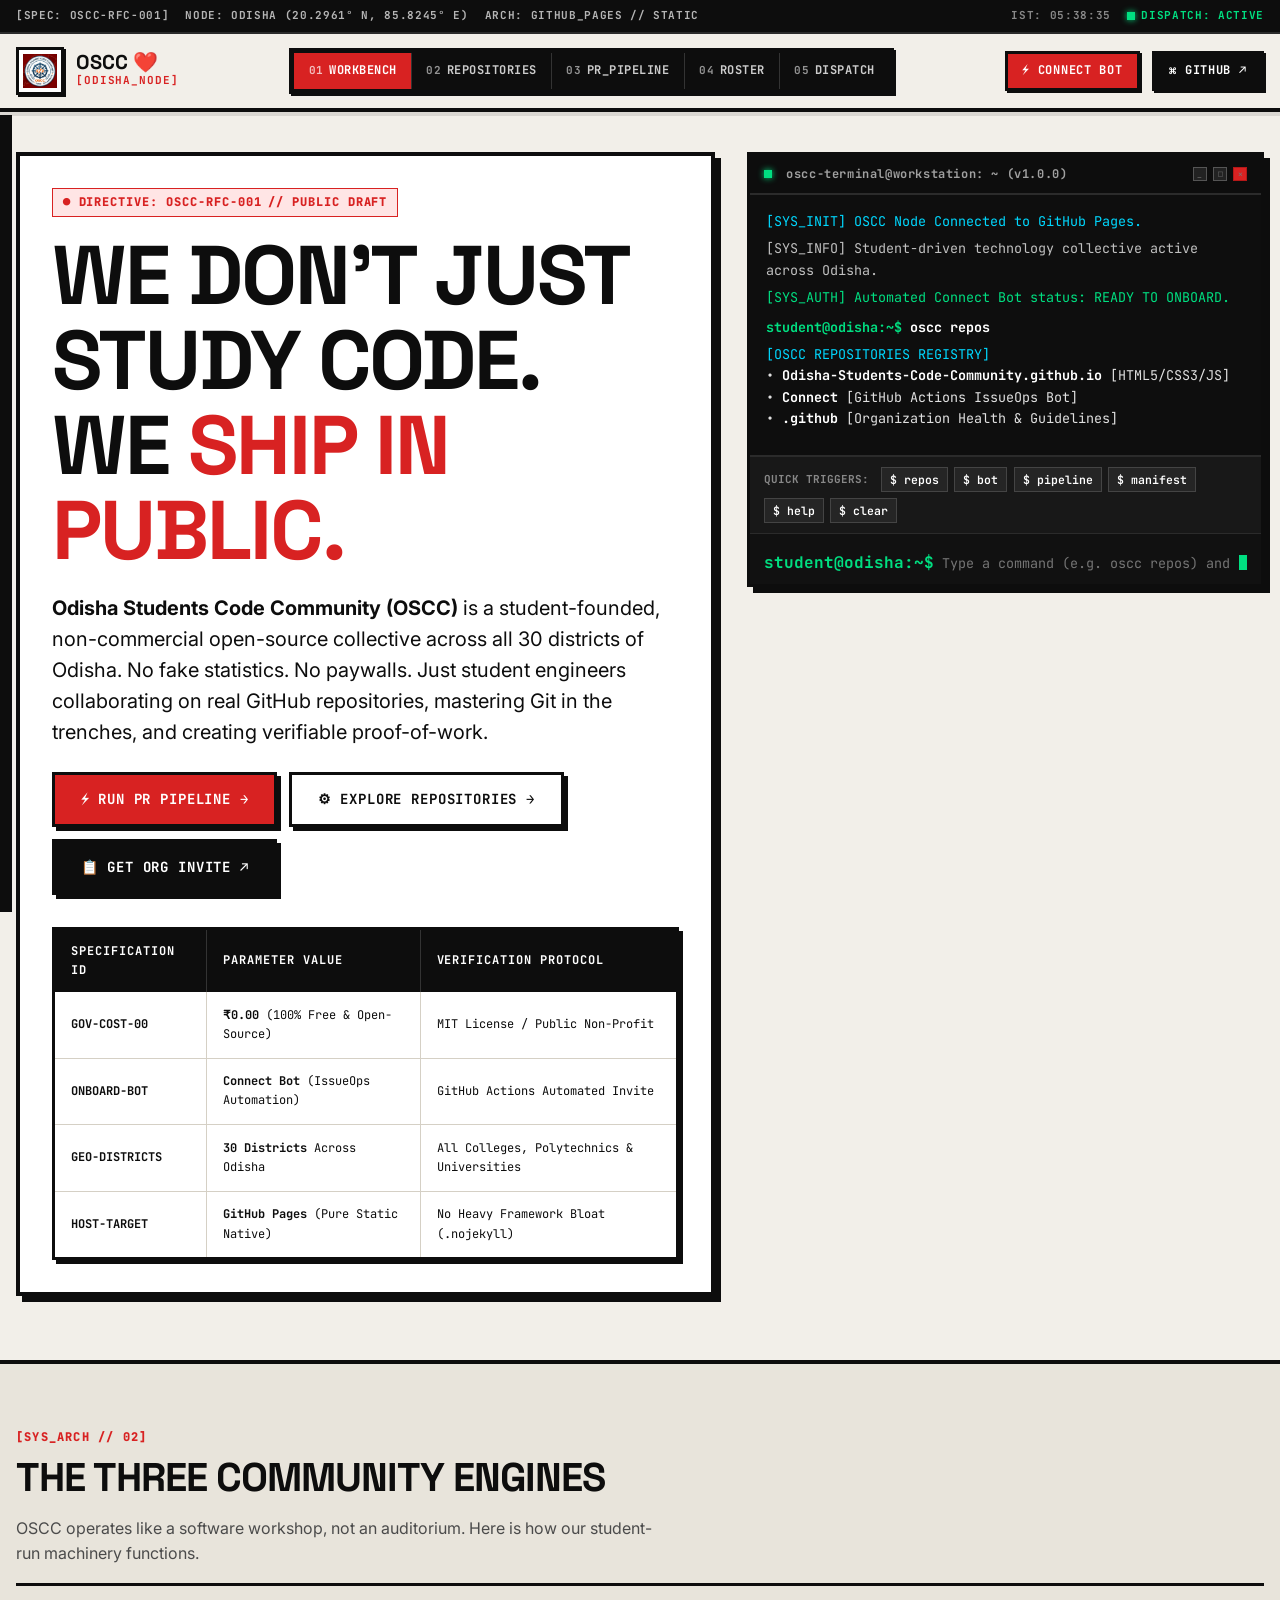
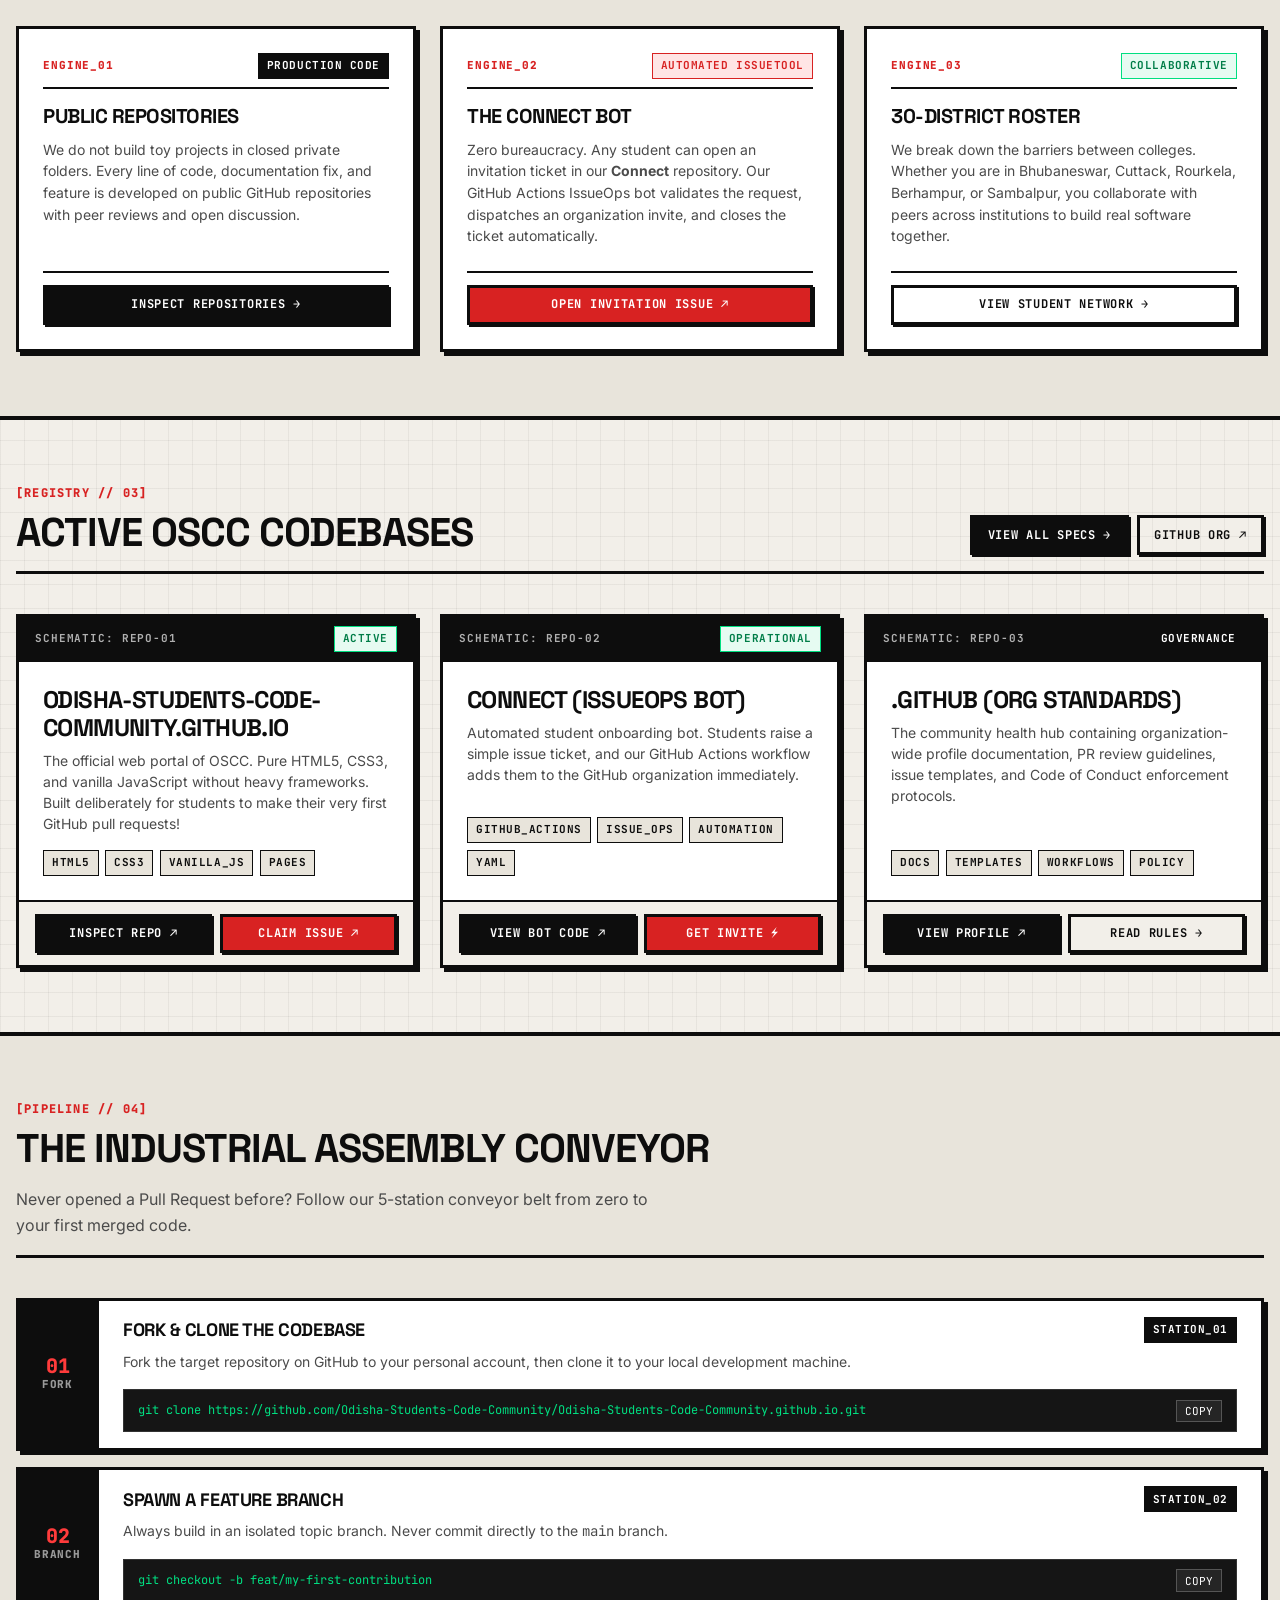
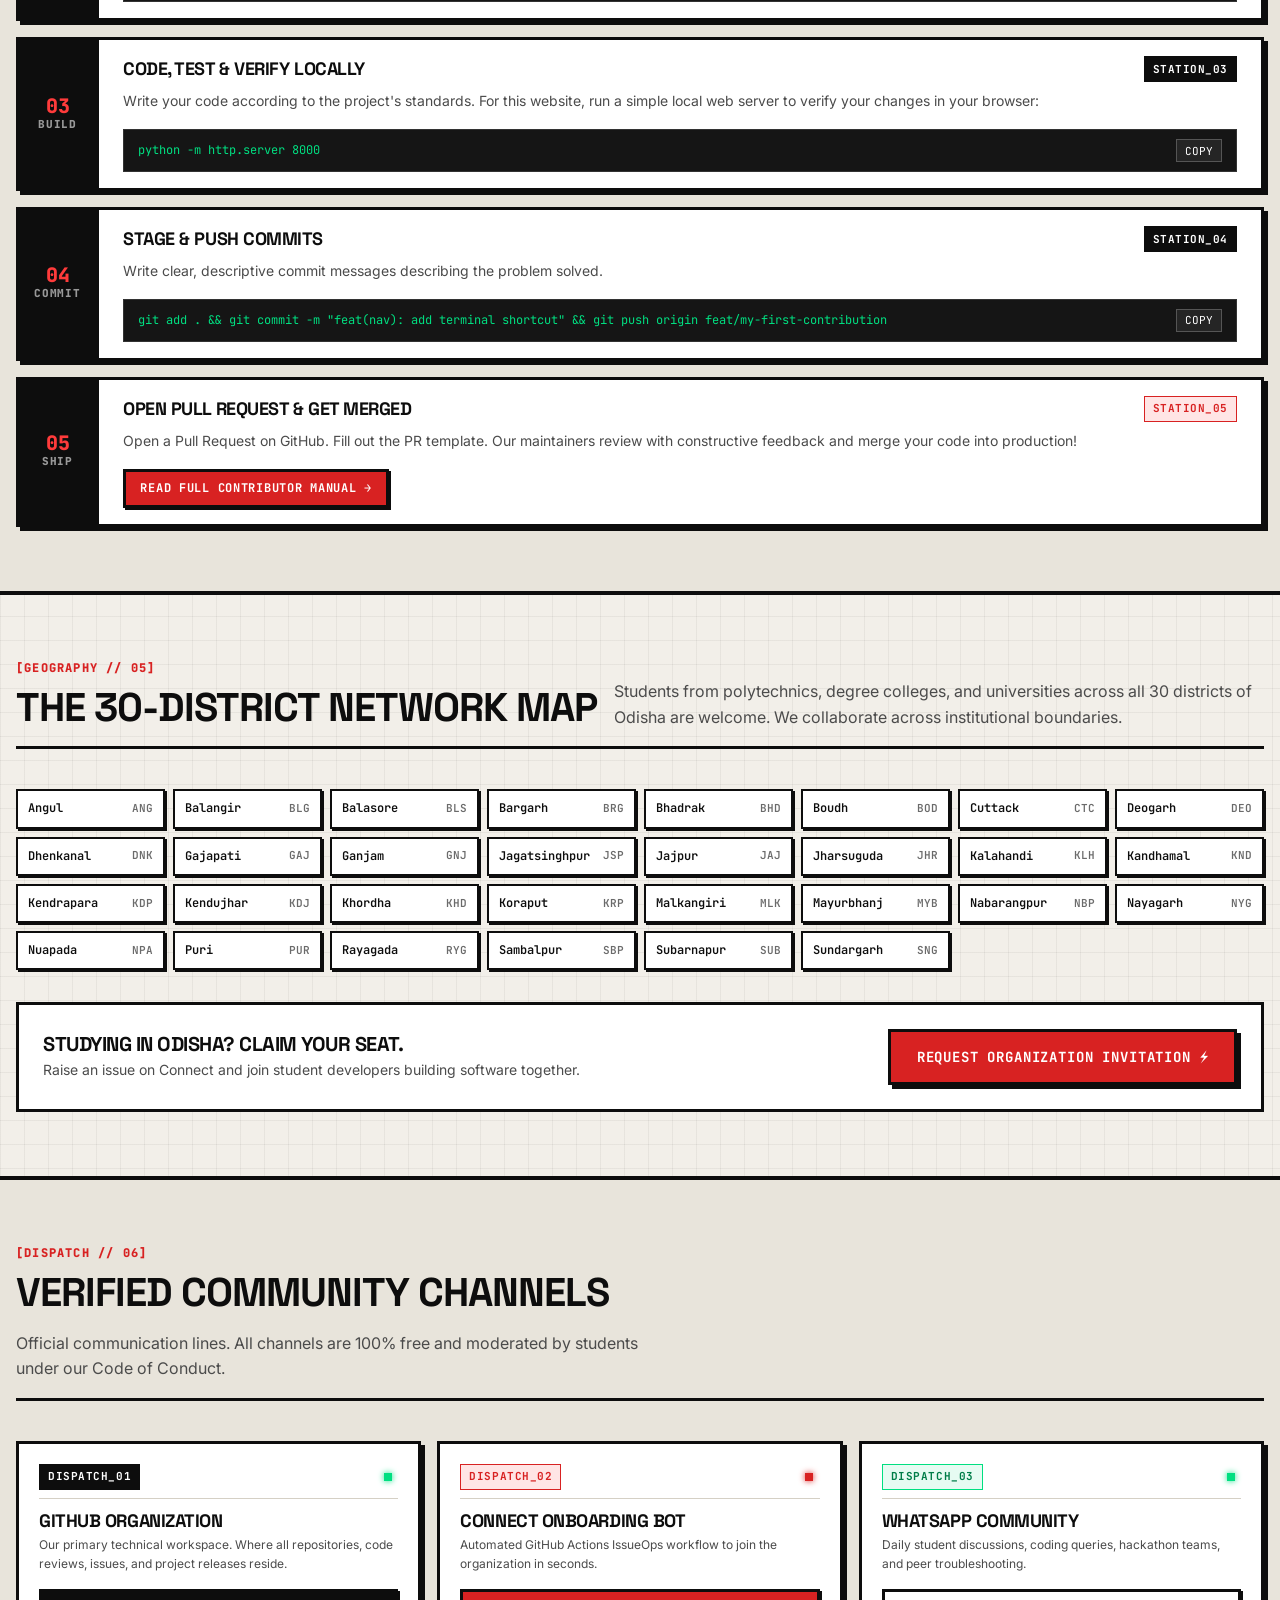
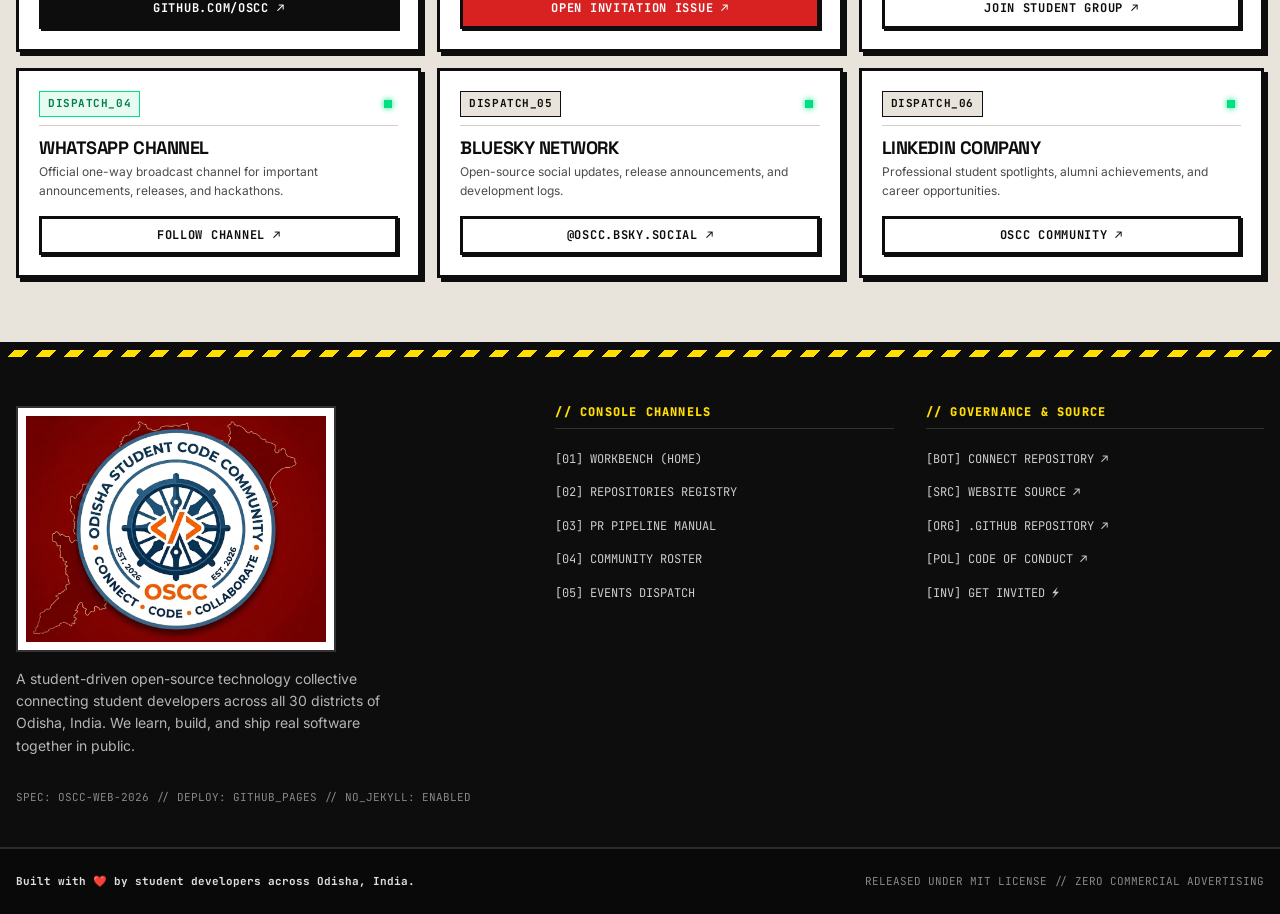
<file: index.html>
<!DOCTYPE html>
<html lang="en">
<head>
  <meta charset="UTF-8">
  <meta name="viewport" content="width=device-width, initial-scale=1.0">
  <title>Odisha Students Code Community (OSCC) — We Build in Public ❤️</title>
  <meta name="description" content="Odisha Students Code Community (OSCC) is a student-driven, 100% free open-source technology collective for students across Odisha, India. Learn Git, build real software, and ship in public.">
  
  <!-- Open Graph / Meta -->
  <meta property="og:type" content="website">
  <meta property="og:url" content="https://odisha-students-code-community.github.io/">
  <meta property="og:title" content="Odisha Students Code Community (OSCC) ❤️">
  <meta property="og:description" content="Students in Odisha building software together — in public. Join our open-source projects, learn Git, and build your portfolio.">
  <meta property="og:image" content="assets/icons/Full-Logo.png">
  <meta name="twitter:card" content="summary_large_image">

  <!-- Favicon -->
  <link rel="icon" type="image/png" href="assets/icons/Logo.png">

  <!-- Google Fonts: Space Grotesk, JetBrains Mono, Inter -->
  <link rel="preconnect" href="https://fonts.googleapis.com">
  <link rel="preconnect" href="https://fonts.gstatic.com" crossorigin>
  <link href="https://fonts.googleapis.com/css2?family=Inter:wght@400;500;600;700&family=JetBrains+Mono:wght@400;500;700;800&family=Space+Grotesk:wght@600;700;800&display=swap" rel="stylesheet">

  <!-- Stylesheets -->
  <link rel="stylesheet" href="css/tokens.css">
  <link rel="stylesheet" href="css/base.css">
  <link rel="stylesheet" href="css/components.css">
  <link rel="stylesheet" href="css/layout.css">
  <link rel="stylesheet" href="css/responsive.css">
</head>
<body>

  <!-- Screen reader skip link -->
  <a href="#main-content" class="skip-link">Skip to main content</a>

  <!-- Top Diagnostic Status Rack -->
  <aside class="diagnostic-rack" aria-label="System Diagnostic Status">
    <div class="rack-left">
      <span>[SPEC: OSCC-RFC-001]</span>
      <span>NODE: ODISHA (20.2961° N, 85.8245° E)</span>
      <span>ARCH: GITHUB_PAGES // STATIC</span>
    </div>
    <div class="rack-right">
      <span id="ist-clock">IST: --:--:--</span>
      <span class="rack-status"><span class="status-led"></span>DISPATCH: ACTIVE</span>
    </div>
  </aside>

  <!-- Main Hardware Console Header -->
  <header class="console-header">
    <div class="console-nav-container">
      <a href="index.html" class="console-brand" aria-label="OSCC Home">
        <div class="brand-stamp-box">
          <img src="assets/icons/Logo.png" alt="OSCC Official Stamp Logo">
        </div>
        <div class="brand-text-block">
          <span class="brand-main-title">OSCC <span style="color:var(--oscc-red)">❤️</span></span>
          <span class="brand-sub-tag">[ODISHA_NODE]</span>
        </div>
      </a>

      <!-- Modular Segmented Rocker Navigation Rack -->
      <nav class="console-nav-rack" aria-label="Primary Console Navigation">
        <a href="index.html" class="nav-channel active">
          <span class="channel-num">01</span> WORKBENCH
        </a>
        <a href="pages/projects.html" class="nav-channel">
          <span class="channel-num">02</span> REPOSITORIES
        </a>
        <a href="pages/contribute.html" class="nav-channel">
          <span class="channel-num">03</span> PR_PIPELINE
        </a>
        <a href="pages/community.html" class="nav-channel">
          <span class="channel-num">04</span> ROSTER
        </a>
        <a href="pages/events.html" class="nav-channel">
          <span class="channel-num">05</span> DISPATCH
        </a>
      </nav>

      <!-- Action Bay -->
      <div class="console-actions">
        <a href="https://github.com/Odisha-Students-Code-Community/Connect/issues/new?template=invitation.yml" target="_blank" rel="noopener noreferrer" class="btn btn-sm btn-red">
          ⚡ CONNECT BOT
        </a>
        <a href="https://github.com/Odisha-Students-Code-Community" target="_blank" rel="noopener noreferrer" class="btn btn-sm btn-dark btn-github-pill">
          ⌘ GITHUB ↗
        </a>
        <button class="console-mobile-toggle" aria-label="Toggle navigation drawer" aria-expanded="false">
          <span></span>
          <span></span>
          <span></span>
        </button>
      </div>
    </div>
  </header>

  <!-- Mobile Console Drawer -->
  <nav class="mobile-console-drawer" aria-label="Mobile Console Navigation">
    <a href="index.html" class="mobile-channel-link active">
      <span>[01] WORKBENCH</span> <span>↗</span>
    </a>
    <a href="pages/projects.html" class="mobile-channel-link">
      <span>[02] REPOSITORIES</span> <span>↗</span>
    </a>
    <a href="pages/contribute.html" class="mobile-channel-link">
      <span>[03] PR PIPELINE</span> <span>↗</span>
    </a>
    <a href="pages/community.html" class="mobile-channel-link">
      <span>[04] COMMUNITY ROSTER</span> <span>↗</span>
    </a>
    <a href="pages/events.html" class="mobile-channel-link">
      <span>[05] EVENTS DISPATCH</span> <span>↗</span>
    </a>
    <div style="margin-top: var(--space-4); display: flex; flex-direction: column; gap: var(--space-2);">
      <a href="https://github.com/Odisha-Students-Code-Community/Connect/issues/new?template=invitation.yml" target="_blank" rel="noopener noreferrer" class="btn btn-red btn-block">
        ⚡ GET ORG INVITE VIA CONNECT BOT
      </a>
      <a href="https://github.com/Odisha-Students-Code-Community" target="_blank" rel="noopener noreferrer" class="btn btn-dark btn-block">
        ⌘ VIEW GITHUB ORGANIZATION ↗
      </a>
    </div>
  </nav>

  <!-- Main Content -->
  <main id="main-content">

    <!-- 01 — HERO WORKBENCH SECTION (ASYMMETRIC DRAFTING SPEC + LIVE CLI) -->
    <section class="hero-workbench-section">
      <div class="container container-wide">
        <div class="hero-workbench-grid">

          <!-- Left Spec Sheet: THE MANIFESTO BOARD -->
          <div class="hero-spec-sheet">
            <div class="hero-directive-label">
              <span>● DIRECTIVE: OSCC-RFC-001</span>
              <span>// PUBLIC DRAFT</span>
            </div>
            
            <h1 class="hero-manifesto-title">
              WE DON'T JUST STUDY CODE.<br>
              WE <span class="accent-red">SHIP IN PUBLIC.</span>
            </h1>

            <p class="hero-manifesto-lead">
              <strong>Odisha Students Code Community (OSCC)</strong> is a student-founded, non-commercial open-source collective across all 30 districts of Odisha. No fake statistics. No paywalls. Just student engineers collaborating on real GitHub repositories, mastering Git in the trenches, and creating verifiable proof-of-work.
            </p>

            <div class="hero-actions-bay">
              <a href="pages/contribute.html" class="btn btn-red">
                ⚡ RUN PR PIPELINE →
              </a>
              <a href="pages/projects.html" class="btn btn-outline">
                ⚙ EXPLORE REPOSITORIES →
              </a>
              <a href="https://github.com/Odisha-Students-Code-Community/Connect/issues/new?template=invitation.yml" target="_blank" rel="noopener noreferrer" class="btn btn-dark">
                📋 GET ORG INVITE ↗
              </a>
            </div>

            <!-- Zero Fake Data Spec Matrix Table -->
            <div class="spec-table-wrap">
              <table class="spec-table" aria-label="OSCC Technical Specifications Matrix">
                <thead>
                  <tr>
                    <th>SPECIFICATION ID</th>
                    <th>PARAMETER VALUE</th>
                    <th>VERIFICATION PROTOCOL</th>
                  </tr>
                </thead>
                <tbody>
                  <tr>
                    <td class="spec-param-id">GOV-COST-00</td>
                    <td><strong>₹0.00</strong> (100% Free & Open-Source)</td>
                    <td>MIT License / Public Non-Profit</td>
                  </tr>
                  <tr>
                    <td class="spec-param-id">ONBOARD-BOT</td>
                    <td><strong>Connect Bot</strong> (IssueOps Automation)</td>
                    <td>GitHub Actions Automated Invite</td>
                  </tr>
                  <tr>
                    <td class="spec-param-id">GEO-DISTRICTS</td>
                    <td><strong>30 Districts</strong> Across Odisha</td>
                    <td>All Colleges, Polytechnics & Universities</td>
                  </tr>
                  <tr>
                    <td class="spec-param-id">HOST-TARGET</td>
                    <td><strong>GitHub Pages</strong> (Pure Static Native)</td>
                    <td>No Heavy Framework Bloat (.nojekyll)</td>
                  </tr>
                </tbody>
              </table>
            </div>
          </div>

          <!-- Right: THE INTERACTIVE OSCC TERMINAL CONSOLE -->
          <div class="terminal-chassis" aria-label="Interactive OSCC Terminal Console">
            <div class="terminal-header">
              <span class="terminal-title">
                <span class="status-led"></span> oscc-terminal@workstation: ~ (v1.0.0)
              </span>
              <div class="terminal-controls">
                <span class="terminal-ctrl-btn">_</span>
                <span class="terminal-ctrl-btn">□</span>
                <span class="terminal-ctrl-btn close">✕</span>
              </div>
            </div>

            <div class="terminal-body" id="terminal-feed">
              <div class="terminal-line">
                <span class="terminal-out-highlight">[SYS_INIT] OSCC Node Connected to GitHub Pages.</span>
              </div>
              <div class="terminal-line">
                <span class="terminal-out-text">[SYS_INFO] Student-driven technology collective active across Odisha.</span>
              </div>
              <div class="terminal-line">
                <span class="terminal-out-success">[SYS_AUTH] Automated Connect Bot status: READY TO ONBOARD.</span>
              </div>
              <div class="terminal-line" style="margin-top: 0.5rem;">
                <span class="terminal-prompt">student@odisha:~$</span> <span class="terminal-out-cmd">oscc repos</span>
              </div>
              <div class="terminal-line">
                <span class="terminal-out-highlight">[OSCC REPOSITORIES REGISTRY]</span><br>
                &bull; <span class="terminal-out-cmd">Odisha-Students-Code-Community.github.io</span> [HTML5/CSS3/JS]<br>
                &bull; <span class="terminal-out-cmd">Connect</span> [GitHub Actions IssueOps Bot]<br>
                &bull; <span class="terminal-out-cmd">.github</span> [Organization Health & Guidelines]
              </div>
            </div>

            <div class="terminal-quick-bar">
              <span class="terminal-quick-label">QUICK TRIGGERS:</span>
              <button class="terminal-quick-btn" data-run="oscc repos">$ repos</button>
              <button class="terminal-quick-btn" data-run="oscc bot">$ bot</button>
              <button class="terminal-quick-btn" data-run="oscc pipeline">$ pipeline</button>
              <button class="terminal-quick-btn" data-run="oscc manifest">$ manifest</button>
              <button class="terminal-quick-btn" data-run="help">$ help</button>
              <button class="terminal-quick-btn" data-run="clear">$ clear</button>
            </div>

            <div style="background: #111111; padding: 0.5rem 0.85rem; border-top: 1px solid #2B2B2B;">
              <div class="terminal-input-row">
                <span class="terminal-prompt">student@odisha:~$</span>
                <input type="text" id="terminal-cli-input" class="terminal-input" placeholder="Type a command (e.g. oscc repos) and press Enter..." aria-label="Terminal command input">
                <span class="terminal-cursor"></span>
              </div>
            </div>
          </div>

        </div>
      </div>
    </section>

    <!-- 02 — THE THREE CORE ENGINES -->
    <section class="section-workshop bg-alt">
      <div class="container">
        <div class="section-header-deck">
          <div>
            <div class="section-tag-stamp">[SYS_ARCH // 02]</div>
            <h2 class="section-headline">THE THREE COMMUNITY ENGINES</h2>
          </div>
          <p class="section-lead">
            OSCC operates like a software workshop, not an auditorium. Here is how our student-run machinery functions.
          </p>
        </div>

        <div class="engines-grid">
          
          <!-- Engine 01 -->
          <div class="engine-schematic">
            <div class="engine-header-row">
              <span class="engine-id">ENGINE_01</span>
              <span class="tech-tag tag-dark">PRODUCTION CODE</span>
            </div>
            <h3 class="engine-title">PUBLIC REPOSITORIES</h3>
            <p class="engine-desc">
              We do not build toy projects in closed private folders. Every line of code, documentation fix, and feature is developed on public GitHub repositories with peer reviews and open discussion.
            </p>
            <div style="border-top: var(--border-mid); padding-top: var(--space-3); margin-top: auto;">
              <a href="pages/projects.html" class="btn btn-sm btn-dark btn-block">
                INSPECT REPOSITORIES →
              </a>
            </div>
          </div>

          <!-- Engine 02 -->
          <div class="engine-schematic">
            <div class="engine-header-row">
              <span class="engine-id">ENGINE_02</span>
              <span class="tech-tag tag-red">AUTOMATED ISSUETOOL</span>
            </div>
            <h3 class="engine-title">THE CONNECT BOT</h3>
            <p class="engine-desc">
              Zero bureaucracy. Any student can open an invitation ticket in our <strong>Connect</strong> repository. Our GitHub Actions IssueOps bot validates the request, dispatches an organization invite, and closes the ticket automatically.
            </p>
            <div style="border-top: var(--border-mid); padding-top: var(--space-3); margin-top: auto;">
              <a href="https://github.com/Odisha-Students-Code-Community/Connect/issues/new?template=invitation.yml" target="_blank" rel="noopener noreferrer" class="btn btn-sm btn-red btn-block">
                OPEN INVITATION ISSUE ↗
              </a>
            </div>
          </div>

          <!-- Engine 03 -->
          <div class="engine-schematic">
            <div class="engine-header-row">
              <span class="engine-id">ENGINE_03</span>
              <span class="tech-tag tag-green">COLLABORATIVE</span>
            </div>
            <h3 class="engine-title">30-DISTRICT ROSTER</h3>
            <p class="engine-desc">
              We break down the barriers between colleges. Whether you are in Bhubaneswar, Cuttack, Rourkela, Berhampur, or Sambalpur, you collaborate with peers across institutions to build real software together.
            </p>
            <div style="border-top: var(--border-mid); padding-top: var(--space-3); margin-top: auto;">
              <a href="pages/community.html" class="btn btn-sm btn-outline btn-block">
                VIEW STUDENT NETWORK →
              </a>
            </div>
          </div>

        </div>
      </div>
    </section>

    <!-- 03 — ACTIVE REPOSITORIES SCHEMATIC DECK -->
    <section class="section-workshop">
      <div class="container">
        <div class="section-header-deck">
          <div>
            <div class="section-tag-stamp">[REGISTRY // 03]</div>
            <h2 class="section-headline">ACTIVE OSCC CODEBASES</h2>
          </div>
          <div style="display: flex; gap: var(--space-2);">
            <a href="pages/projects.html" class="btn btn-sm btn-dark">VIEW ALL SPECS →</a>
            <a href="https://github.com/Odisha-Students-Code-Community" target="_blank" rel="noopener noreferrer" class="btn btn-sm btn-outline">GITHUB ORG ↗</a>
          </div>
        </div>

        <div class="repos-grid">

          <!-- Spec 1: Website -->
          <div class="spec-card">
            <div class="spec-card-header">
              <span class="spec-card-ref">SCHEMATIC: REPO-01</span>
              <span class="tech-tag tag-green">ACTIVE</span>
            </div>
            <div class="spec-card-body">
              <h3 class="spec-card-title">Odisha-Students-Code-Community.github.io</h3>
              <p class="spec-card-desc">
                The official web portal of OSCC. Pure HTML5, CSS3, and vanilla JavaScript without heavy frameworks. Built deliberately for students to make their very first GitHub pull requests!
              </p>
              <div class="spec-card-meta">
                <span class="tech-tag">HTML5</span>
                <span class="tech-tag">CSS3</span>
                <span class="tech-tag">VANILLA_JS</span>
                <span class="tech-tag">PAGES</span>
              </div>
              <div class="spec-card-actions">
                <a href="https://github.com/Odisha-Students-Code-Community/Odisha-Students-Code-Community.github.io" target="_blank" rel="noopener noreferrer" class="btn btn-sm btn-dark">
                  INSPECT REPO ↗
                </a>
                <a href="https://github.com/Odisha-Students-Code-Community/Odisha-Students-Code-Community.github.io/issues" target="_blank" rel="noopener noreferrer" class="btn btn-sm btn-red">
                  CLAIM ISSUE ↗
                </a>
              </div>
            </div>
          </div>

          <!-- Spec 2: Connect Bot -->
          <div class="spec-card">
            <div class="spec-card-header">
              <span class="spec-card-ref">SCHEMATIC: REPO-02</span>
              <span class="tech-tag tag-green">OPERATIONAL</span>
            </div>
            <div class="spec-card-body">
              <h3 class="spec-card-title">Connect (IssueOps Bot)</h3>
              <p class="spec-card-desc">
                Automated student onboarding bot. Students raise a simple issue ticket, and our GitHub Actions workflow adds them to the GitHub organization immediately.
              </p>
              <div class="spec-card-meta">
                <span class="tech-tag">GITHUB_ACTIONS</span>
                <span class="tech-tag">ISSUE_OPS</span>
                <span class="tech-tag">AUTOMATION</span>
                <span class="tech-tag">YAML</span>
              </div>
              <div class="spec-card-actions">
                <a href="https://github.com/Odisha-Students-Code-Community/Connect" target="_blank" rel="noopener noreferrer" class="btn btn-sm btn-dark">
                  VIEW BOT CODE ↗
                </a>
                <a href="https://github.com/Odisha-Students-Code-Community/Connect/issues/new?template=invitation.yml" target="_blank" rel="noopener noreferrer" class="btn btn-sm btn-red">
                  GET INVITE ⚡
                </a>
              </div>
            </div>
          </div>

          <!-- Spec 3: .github Governance -->
          <div class="spec-card">
            <div class="spec-card-header">
              <span class="spec-card-ref">SCHEMATIC: REPO-03</span>
              <span class="tech-tag tag-dark">GOVERNANCE</span>
            </div>
            <div class="spec-card-body">
              <h3 class="spec-card-title">.github (Org Standards)</h3>
              <p class="spec-card-desc">
                The community health hub containing organization-wide profile documentation, PR review guidelines, issue templates, and Code of Conduct enforcement protocols.
              </p>
              <div class="spec-card-meta">
                <span class="tech-tag">DOCS</span>
                <span class="tech-tag">TEMPLATES</span>
                <span class="tech-tag">WORKFLOWS</span>
                <span class="tech-tag">POLICY</span>
              </div>
              <div class="spec-card-actions">
                <a href="https://github.com/Odisha-Students-Code-Community/.github" target="_blank" rel="noopener noreferrer" class="btn btn-sm btn-dark">
                  VIEW PROFILE ↗
                </a>
                <a href="pages/contribute.html" class="btn btn-sm btn-outline">
                  READ RULES →
                </a>
              </div>
            </div>
          </div>

        </div>
      </div>
    </section>

    <!-- 04 — THE ASSEMBLY CONVEYOR (5-STEP PR PIPELINE) -->
    <section class="section-workshop bg-alt">
      <div class="container">
        <div class="section-header-deck">
          <div>
            <div class="section-tag-stamp">[PIPELINE // 04]</div>
            <h2 class="section-headline">THE INDUSTRIAL ASSEMBLY CONVEYOR</h2>
          </div>
          <p class="section-lead">
            Never opened a Pull Request before? Follow our 5-station conveyor belt from zero to your first merged code.
          </p>
        </div>

        <div class="pipeline-conveyor">

          <!-- Station 01 -->
          <div class="pipeline-station">
            <div class="station-marker">
              <span class="station-num">01</span>
              <span class="station-sub">FORK</span>
            </div>
            <div class="station-content">
              <div class="station-header-row">
                <h3 class="station-title">FORK & CLONE THE CODEBASE</h3>
                <span class="tech-tag tag-dark">STATION_01</span>
              </div>
              <p style="font-size: var(--text-sm); color: var(--text-muted); margin-bottom: var(--space-2);">
                Fork the target repository on GitHub to your personal account, then clone it to your local development machine.
              </p>
              <div class="station-cmd-box">
                <code>git clone https://github.com/Odisha-Students-Code-Community/Odisha-Students-Code-Community.github.io.git</code>
                <button class="btn-copy-cmd" data-cmd="git clone https://github.com/Odisha-Students-Code-Community/Odisha-Students-Code-Community.github.io.git">COPY</button>
              </div>
            </div>
          </div>

          <!-- Station 02 -->
          <div class="pipeline-station">
            <div class="station-marker">
              <span class="station-num">02</span>
              <span class="station-sub">BRANCH</span>
            </div>
            <div class="station-content">
              <div class="station-header-row">
                <h3 class="station-title">SPAWN A FEATURE BRANCH</h3>
                <span class="tech-tag tag-dark">STATION_02</span>
              </div>
              <p style="font-size: var(--text-sm); color: var(--text-muted); margin-bottom: var(--space-2);">
                Always build in an isolated topic branch. Never commit directly to the <code>main</code> branch.
              </p>
              <div class="station-cmd-box">
                <code>git checkout -b feat/my-first-contribution</code>
                <button class="btn-copy-cmd" data-cmd="git checkout -b feat/my-first-contribution">COPY</button>
              </div>
            </div>
          </div>

          <!-- Station 03 -->
          <div class="pipeline-station">
            <div class="station-marker">
              <span class="station-num">03</span>
              <span class="station-sub">BUILD</span>
            </div>
            <div class="station-content">
              <div class="station-header-row">
                <h3 class="station-title">CODE, TEST & VERIFY LOCALLY</h3>
                <span class="tech-tag tag-dark">STATION_03</span>
              </div>
              <p style="font-size: var(--text-sm); color: var(--text-muted); margin-bottom: var(--space-2);">
                Write your code according to the project's standards. For this website, run a simple local web server to verify your changes in your browser:
              </p>
              <div class="station-cmd-box">
                <code>python -m http.server 8000</code>
                <button class="btn-copy-cmd" data-cmd="python -m http.server 8000">COPY</button>
              </div>
            </div>
          </div>

          <!-- Station 04 -->
          <div class="pipeline-station">
            <div class="station-marker">
              <span class="station-num">04</span>
              <span class="station-sub">COMMIT</span>
            </div>
            <div class="station-content">
              <div class="station-header-row">
                <h3 class="station-title">STAGE & PUSH COMMITS</h3>
                <span class="tech-tag tag-dark">STATION_04</span>
              </div>
              <p style="font-size: var(--text-sm); color: var(--text-muted); margin-bottom: var(--space-2);">
                Write clear, descriptive commit messages describing the problem solved.
              </p>
              <div class="station-cmd-box">
                <code>git add . &amp;&amp; git commit -m "feat(nav): add terminal shortcut" &amp;&amp; git push origin feat/my-first-contribution</code>
                <button class="btn-copy-cmd" data-cmd="git add . && git commit -m &quot;feat(nav): add terminal shortcut&quot; && git push origin feat/my-first-contribution">COPY</button>
              </div>
            </div>
          </div>

          <!-- Station 05 -->
          <div class="pipeline-station">
            <div class="station-marker">
              <span class="station-num">05</span>
              <span class="station-sub">SHIP</span>
            </div>
            <div class="station-content">
              <div class="station-header-row">
                <h3 class="station-title">OPEN PULL REQUEST & GET MERGED</h3>
                <span class="tech-tag tag-red">STATION_05</span>
              </div>
              <p style="font-size: var(--text-sm); color: var(--text-muted); margin-bottom: var(--space-2);">
                Open a Pull Request on GitHub. Fill out the PR template. Our maintainers review with constructive feedback and merge your code into production!
              </p>
              <div style="margin-top: var(--space-2);">
                <a href="pages/contribute.html" class="btn btn-sm btn-red">
                  READ FULL CONTRIBUTOR MANUAL →
                </a>
              </div>
            </div>
          </div>

        </div>
      </div>
    </section>

    <!-- 05 — THE 30-DISTRICT ROSTER -->
    <section class="section-workshop">
      <div class="container">
        <div class="section-header-deck">
          <div>
            <div class="section-tag-stamp">[GEOGRAPHY // 05]</div>
            <h2 class="section-headline">THE 30-DISTRICT NETWORK MAP</h2>
          </div>
          <p class="section-lead">
            Students from polytechnics, degree colleges, and universities across all 30 districts of Odisha are welcome. We collaborate across institutional boundaries.
          </p>
        </div>

        <div class="district-grid" aria-label="30 Districts of Odisha">
          <div class="district-chip"><span>Angul</span> <span class="district-code">ANG</span></div>
          <div class="district-chip"><span>Balangir</span> <span class="district-code">BLG</span></div>
          <div class="district-chip"><span>Balasore</span> <span class="district-code">BLS</span></div>
          <div class="district-chip"><span>Bargarh</span> <span class="district-code">BRG</span></div>
          <div class="district-chip"><span>Bhadrak</span> <span class="district-code">BHD</span></div>
          <div class="district-chip"><span>Boudh</span> <span class="district-code">BOD</span></div>
          <div class="district-chip"><span>Cuttack</span> <span class="district-code">CTC</span></div>
          <div class="district-chip"><span>Deogarh</span> <span class="district-code">DEO</span></div>
          <div class="district-chip"><span>Dhenkanal</span> <span class="district-code">DNK</span></div>
          <div class="district-chip"><span>Gajapati</span> <span class="district-code">GAJ</span></div>
          <div class="district-chip"><span>Ganjam</span> <span class="district-code">GNJ</span></div>
          <div class="district-chip"><span>Jagatsinghpur</span> <span class="district-code">JSP</span></div>
          <div class="district-chip"><span>Jajpur</span> <span class="district-code">JAJ</span></div>
          <div class="district-chip"><span>Jharsuguda</span> <span class="district-code">JHR</span></div>
          <div class="district-chip"><span>Kalahandi</span> <span class="district-code">KLH</span></div>
          <div class="district-chip"><span>Kandhamal</span> <span class="district-code">KND</span></div>
          <div class="district-chip"><span>Kendrapara</span> <span class="district-code">KDP</span></div>
          <div class="district-chip"><span>Kendujhar</span> <span class="district-code">KDJ</span></div>
          <div class="district-chip"><span>Khordha</span> <span class="district-code">KHD</span></div>
          <div class="district-chip"><span>Koraput</span> <span class="district-code">KRP</span></div>
          <div class="district-chip"><span>Malkangiri</span> <span class="district-code">MLK</span></div>
          <div class="district-chip"><span>Mayurbhanj</span> <span class="district-code">MYB</span></div>
          <div class="district-chip"><span>Nabarangpur</span> <span class="district-code">NBP</span></div>
          <div class="district-chip"><span>Nayagarh</span> <span class="district-code">NYG</span></div>
          <div class="district-chip"><span>Nuapada</span> <span class="district-code">NPA</span></div>
          <div class="district-chip"><span>Puri</span> <span class="district-code">PUR</span></div>
          <div class="district-chip"><span>Rayagada</span> <span class="district-code">RYG</span></div>
          <div class="district-chip"><span>Sambalpur</span> <span class="district-code">SBP</span></div>
          <div class="district-chip"><span>Subarnapur</span> <span class="district-code">SUB</span></div>
          <div class="district-chip"><span>Sundargarh</span> <span class="district-code">SNG</span></div>
        </div>

        <div style="margin-top: var(--space-8); background: var(--bg-paper-card); border: var(--border-thick); padding: var(--space-6); display: flex; align-items: center; justify-content: space-between; flex-wrap: wrap; gap: var(--space-4);">
          <div>
            <h4 style="font-family: var(--font-display); font-size: var(--text-xl); margin-bottom: 0.25rem;">STUDYING IN ODISHA? CLAIM YOUR SEAT.</h4>
            <p style="font-size: var(--text-sm); color: var(--text-muted); margin-bottom: 0;">Raise an issue on Connect and join student developers building software together.</p>
          </div>
          <a href="https://github.com/Odisha-Students-Code-Community/Connect/issues/new?template=invitation.yml" target="_blank" rel="noopener noreferrer" class="btn btn-red">
            REQUEST ORGANIZATION INVITATION ⚡
          </a>
        </div>
      </div>
    </section>

    <!-- 06 — VERIFIED DISPATCH & COMMUNICATION CHANNELS -->
    <section class="section-workshop bg-alt">
      <div class="container">
        <div class="section-header-deck">
          <div>
            <div class="section-tag-stamp">[DISPATCH // 06]</div>
            <h2 class="section-headline">VERIFIED COMMUNITY CHANNELS</h2>
          </div>
          <p class="section-lead">
            Official communication lines. All channels are 100% free and moderated by students under our Code of Conduct.
          </p>
        </div>

        <div class="dispatch-board-grid">
          
          <div class="dispatch-ticket">
            <div class="dispatch-ticket-header">
              <span class="tech-tag tag-dark">DISPATCH_01</span>
              <span class="status-led"></span>
            </div>
            <h3 class="dispatch-ticket-title">GitHub Organization</h3>
            <p class="dispatch-ticket-desc">Our primary technical workspace. Where all repositories, code reviews, issues, and project releases reside.</p>
            <a href="https://github.com/Odisha-Students-Code-Community" target="_blank" rel="noopener noreferrer" class="btn btn-sm btn-dark">
              github.com/OSCC ↗
            </a>
          </div>

          <div class="dispatch-ticket">
            <div class="dispatch-ticket-header">
              <span class="tech-tag tag-red">DISPATCH_02</span>
              <span class="status-led led-red"></span>
            </div>
            <h3 class="dispatch-ticket-title">Connect Onboarding Bot</h3>
            <p class="dispatch-ticket-desc">Automated GitHub Actions IssueOps workflow to join the organization in seconds.</p>
            <a href="https://github.com/Odisha-Students-Code-Community/Connect/issues/new?template=invitation.yml" target="_blank" rel="noopener noreferrer" class="btn btn-sm btn-red">
              Open Invitation Issue ↗
            </a>
          </div>

          <div class="dispatch-ticket">
            <div class="dispatch-ticket-header">
              <span class="tech-tag tag-green">DISPATCH_03</span>
              <span class="status-led"></span>
            </div>
            <h3 class="dispatch-ticket-title">WhatsApp Community</h3>
            <p class="dispatch-ticket-desc">Daily student discussions, coding queries, hackathon teams, and peer troubleshooting.</p>
            <a href="https://chat.whatsapp.com/invite/OSCC" target="_blank" rel="noopener noreferrer" class="btn btn-sm btn-outline">
              Join Student Group ↗
            </a>
          </div>

          <div class="dispatch-ticket">
            <div class="dispatch-ticket-header">
              <span class="tech-tag tag-green">DISPATCH_04</span>
              <span class="status-led"></span>
            </div>
            <h3 class="dispatch-ticket-title">WhatsApp Channel</h3>
            <p class="dispatch-ticket-desc">Official one-way broadcast channel for important announcements, releases, and hackathons.</p>
            <a href="https://whatsapp.com/channel/OSCC" target="_blank" rel="noopener noreferrer" class="btn btn-sm btn-outline">
              Follow Channel ↗
            </a>
          </div>

          <div class="dispatch-ticket">
            <div class="dispatch-ticket-header">
              <span class="tech-tag">DISPATCH_05</span>
              <span class="status-led"></span>
            </div>
            <h3 class="dispatch-ticket-title">Bluesky Network</h3>
            <p class="dispatch-ticket-desc">Open-source social updates, release announcements, and development logs.</p>
            <a href="https://bsky.app/profile/oscc.bsky.social" target="_blank" rel="noopener noreferrer" class="btn btn-sm btn-outline">
              @oscc.bsky.social ↗
            </a>
          </div>

          <div class="dispatch-ticket">
            <div class="dispatch-ticket-header">
              <span class="tech-tag">DISPATCH_06</span>
              <span class="status-led"></span>
            </div>
            <h3 class="dispatch-ticket-title">LinkedIn Company</h3>
            <p class="dispatch-ticket-desc">Professional student spotlights, alumni achievements, and career opportunities.</p>
            <a href="https://www.linkedin.com/company/odisha-students-code-community/" target="_blank" rel="noopener noreferrer" class="btn btn-sm btn-outline">
              OSCC Community ↗
            </a>
          </div>

        </div>
      </div>
    </section>

  </main>

  <!-- Industrial Brutalist Footer Deck -->
  <footer class="footer-deck">
    <div class="hazard-stripe"></div>
    <div class="container">
      <div class="footer-main-panel">
        
        <!-- Left Banner Deck -->
        <div class="footer-brand-deck">
          <div class="footer-logo-banner">
            <img src="assets/icons/Full-Logo.png" alt="Odisha Students Code Community Full Official Banner">
          </div>
          <p class="footer-lead">
            A student-driven open-source technology collective connecting student developers across all 30 districts of Odisha, India. We learn, build, and ship real software together in public.
          </p>
          <div style="font-family: var(--font-mono); font-size: var(--text-2xs); color: #888888;">
            SPEC: OSCC-WEB-2026 // DEPLOY: GITHUB_PAGES // NO_JEKYLL: ENABLED
          </div>
        </div>

        <!-- Center Column: Navigation Channels -->
        <div class="footer-nav-col">
          <h4>// CONSOLE CHANNELS</h4>
          <ul class="footer-link-list">
            <li><a href="index.html">[01] WORKBENCH (HOME)</a></li>
            <li><a href="pages/projects.html">[02] REPOSITORIES REGISTRY</a></li>
            <li><a href="pages/contribute.html">[03] PR PIPELINE MANUAL</a></li>
            <li><a href="pages/community.html">[04] COMMUNITY ROSTER</a></li>
            <li><a href="pages/events.html">[05] EVENTS DISPATCH</a></li>
          </ul>
        </div>

        <!-- Right Column: Verification & Governance -->
        <div class="footer-nav-col">
          <h4>// GOVERNANCE & SOURCE</h4>
          <ul class="footer-link-list">
            <li><a href="https://github.com/Odisha-Students-Code-Community/Connect" target="_blank" rel="noopener noreferrer">[BOT] CONNECT REPOSITORY ↗</a></li>
            <li><a href="https://github.com/Odisha-Students-Code-Community/Odisha-Students-Code-Community.github.io" target="_blank" rel="noopener noreferrer">[SRC] WEBSITE SOURCE ↗</a></li>
            <li><a href="https://github.com/Odisha-Students-Code-Community/.github" target="_blank" rel="noopener noreferrer">[ORG] .GITHUB REPOSITORY ↗</a></li>
            <li><a href="https://github.com/Odisha-Students-Code-Community/.github/blob/main/CODE_OF_CONDUCT.md" target="_blank" rel="noopener noreferrer">[POL] CODE OF CONDUCT ↗</a></li>
            <li><a href="https://github.com/Odisha-Students-Code-Community/Connect/issues/new?template=invitation.yml" target="_blank" rel="noopener noreferrer">[INV] GET INVITED ⚡</a></li>
          </ul>
        </div>

      </div>
    </div>

    <!-- Bottom Metadata Strip -->
    <div class="footer-spec-bottom">
      <div class="container">
        <div class="footer-bottom-flex">
          <span class="footer-made-with">Built with ❤️ by student developers across Odisha, India.</span>
          <span>RELEASED UNDER MIT LICENSE // ZERO COMMERCIAL ADVERTISING</span>
        </div>
      </div>
    </div>
  </footer>

  <!-- Scripts -->
  <script src="js/app.js"></script>
</body>
</html>
</file>
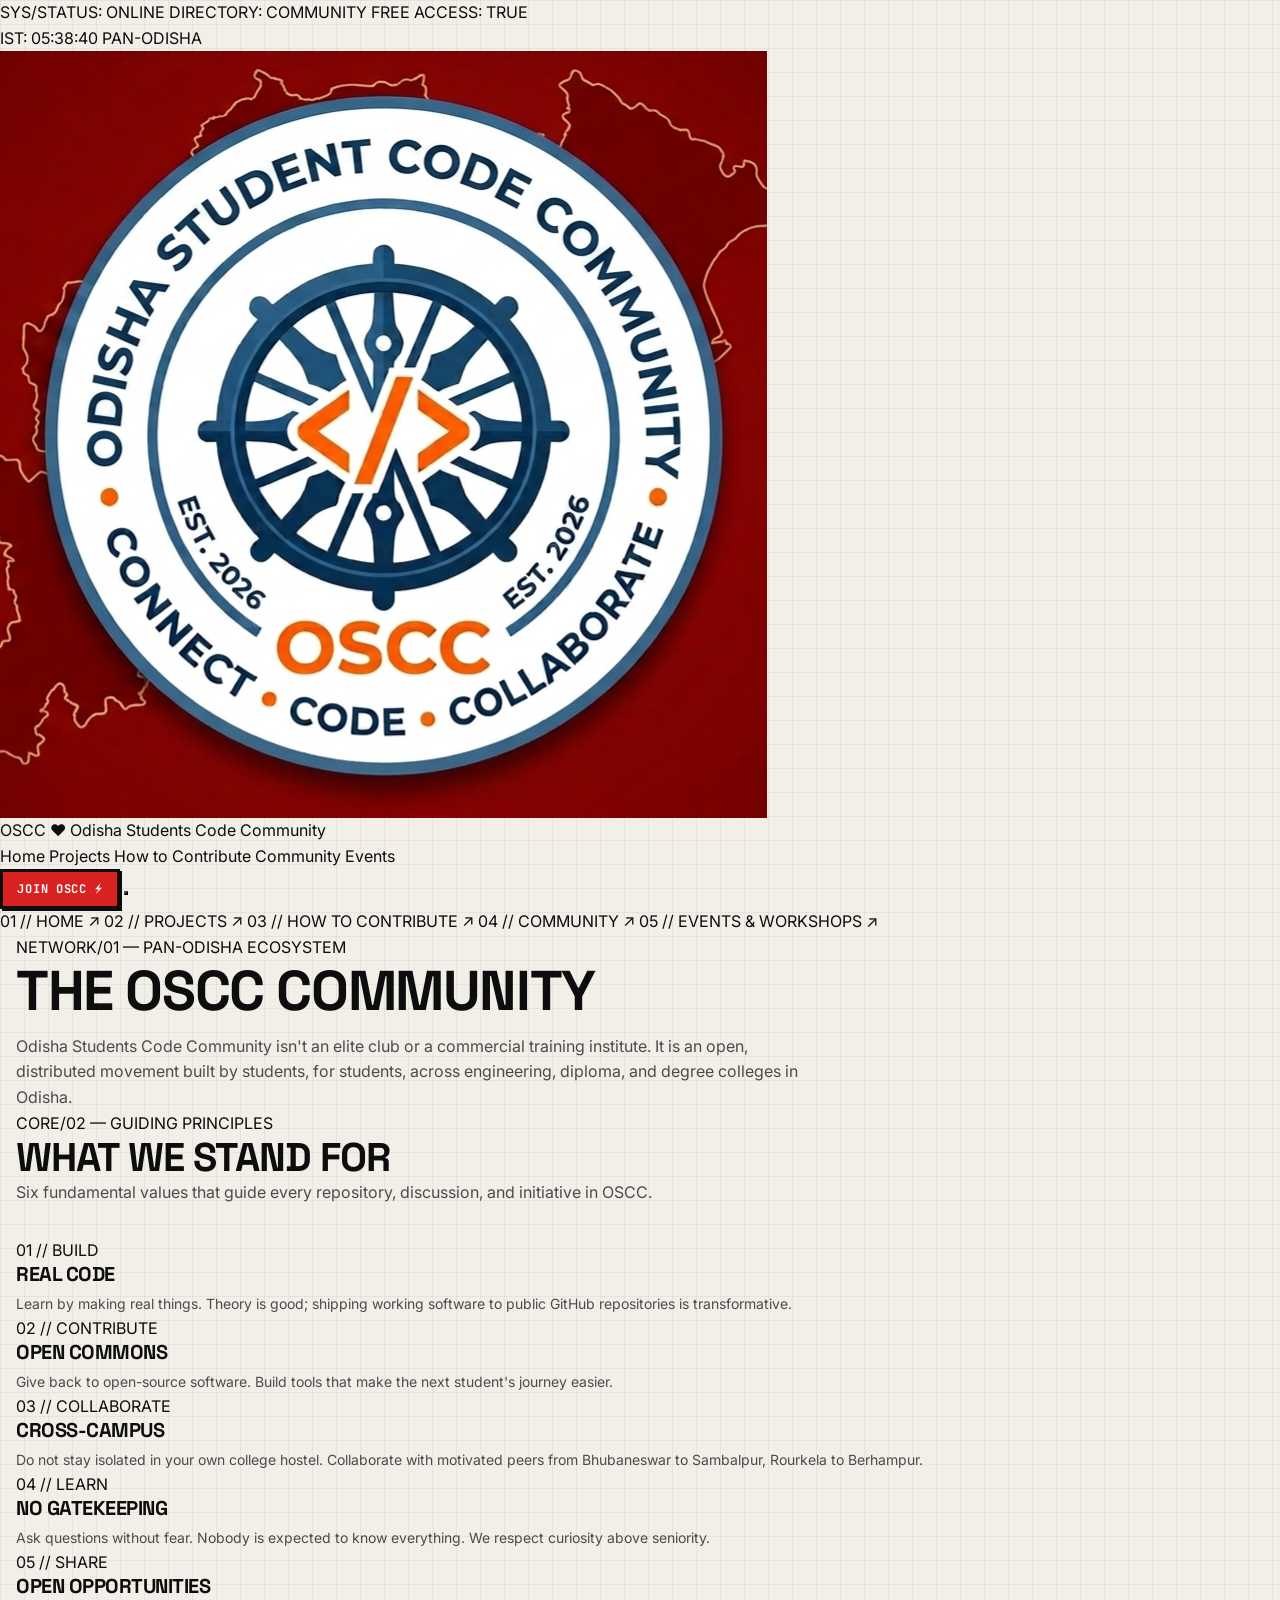
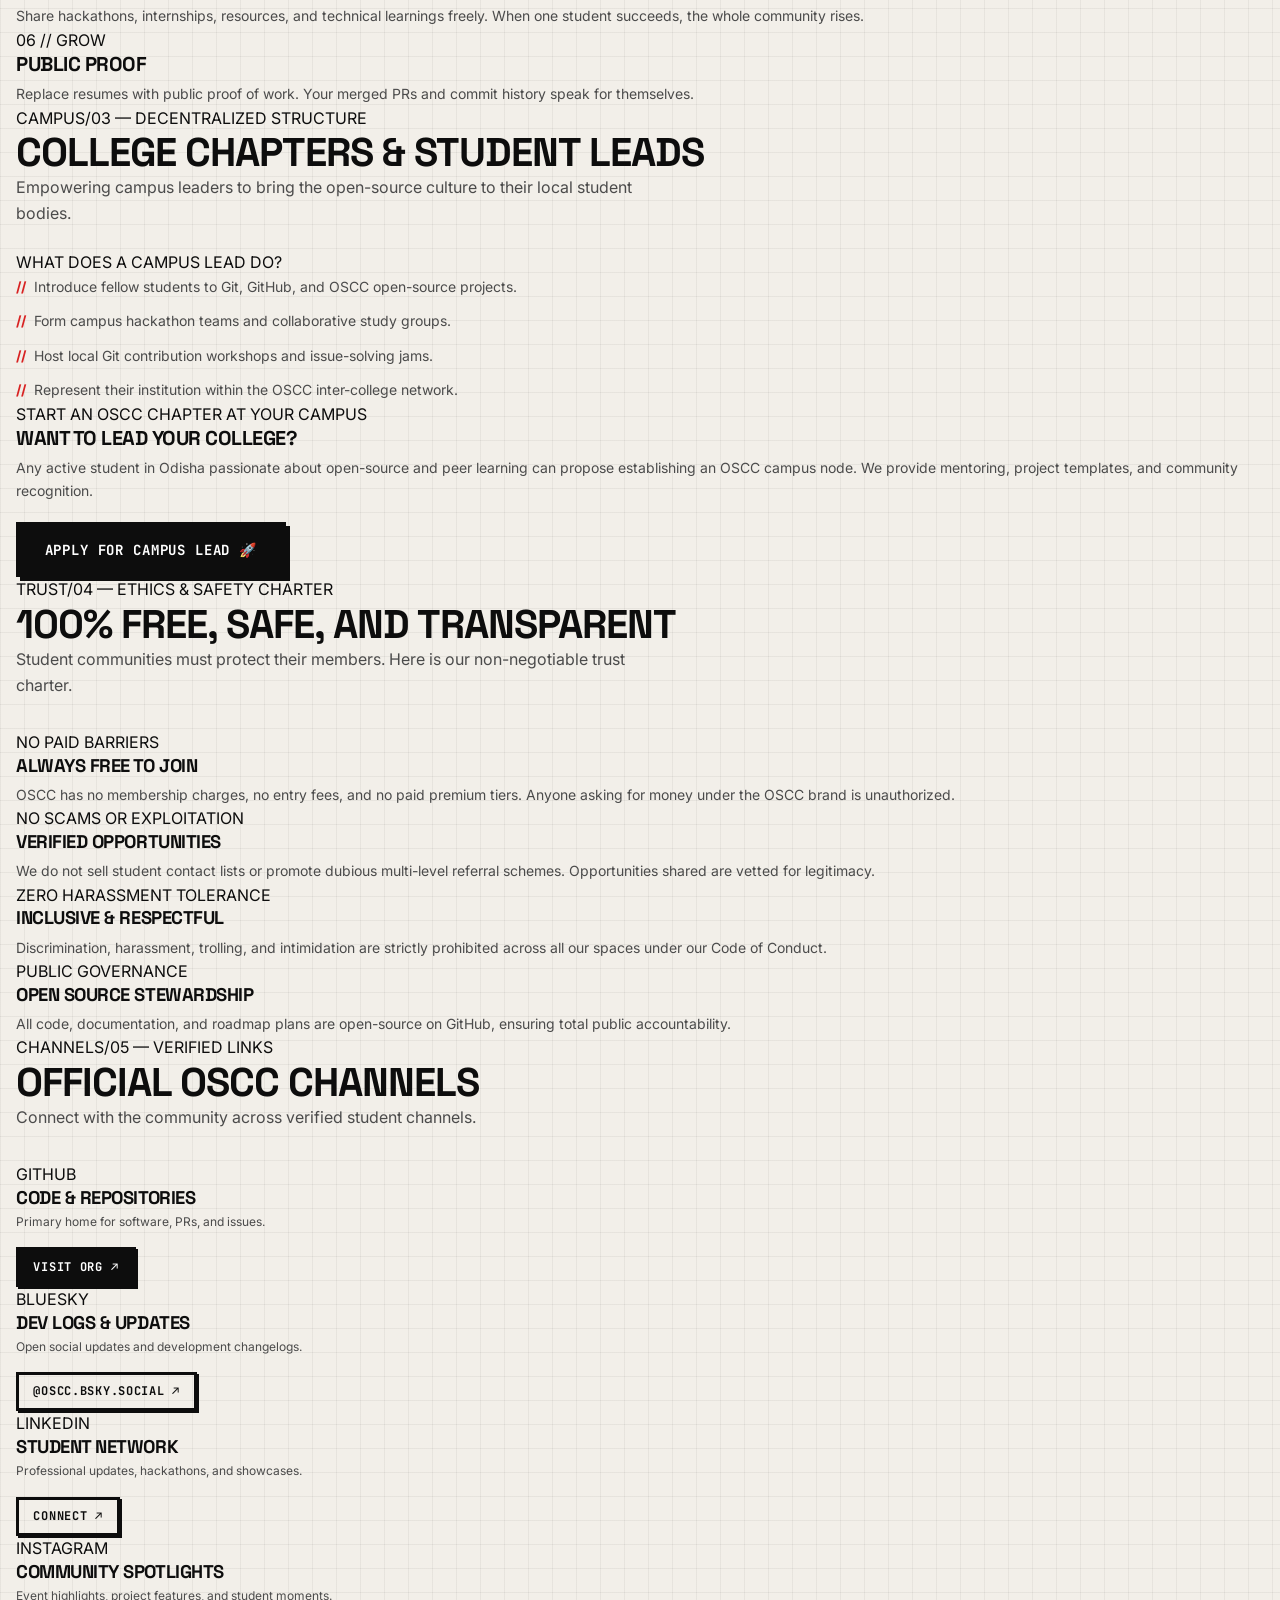
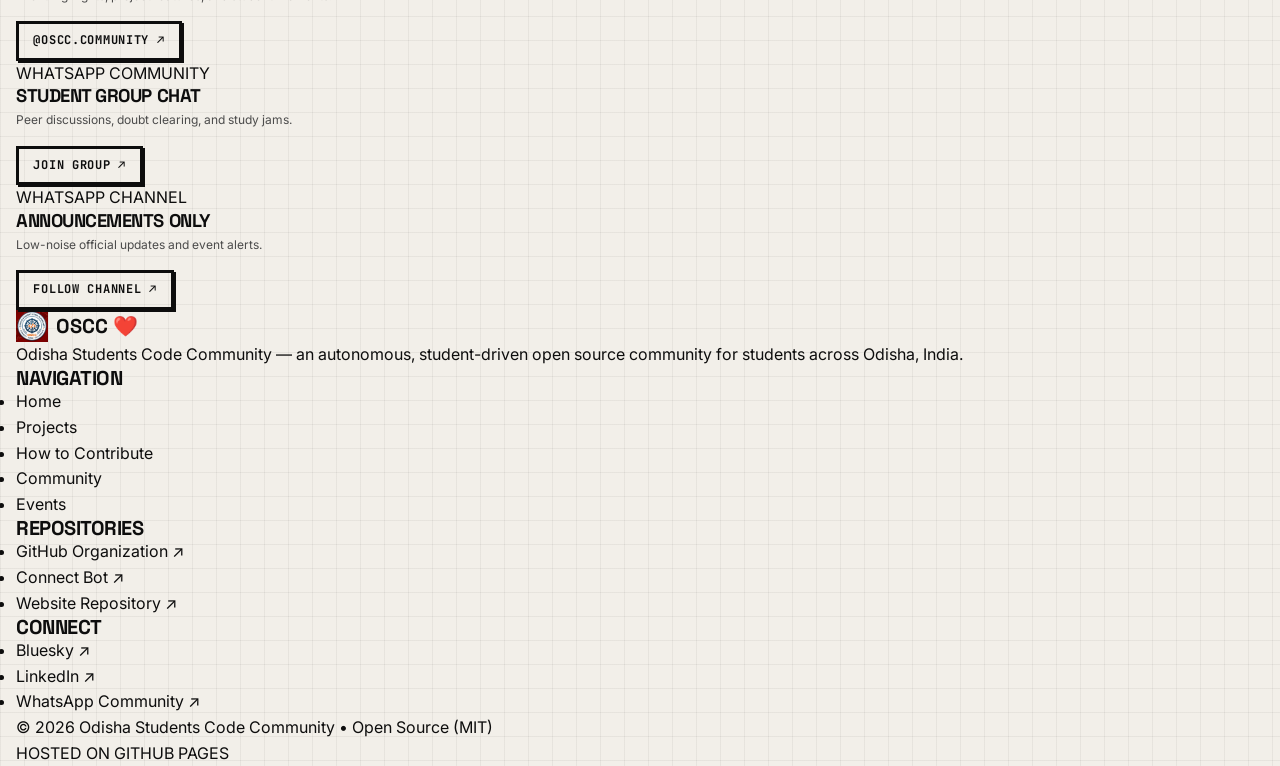
<file: community.html>
<!DOCTYPE html>
<html lang="en">
<head>
  <meta charset="UTF-8">
  <meta name="viewport" content="width=device-width, initial-scale=1.0">
  <title>Community Network & Values — Odisha Students Code Community (OSCC) ❤️</title>
  <meta name="description" content="Discover the OSCC student ecosystem, college leads network, community values, safety charter, and official student channels.">
  
  <meta property="og:type" content="website">
  <meta property="og:url" content="https://odisha-students-code-community.github.io/community.html">
  <meta property="og:title" content="OSCC Community & College Network ❤️">
  <meta property="og:description" content="Connecting student developers from campuses across Odisha to learn, build, and grow together.">
  <meta property="og:image" content="assets/icons/Full-Logo.png">

  <link rel="icon" type="image/png" href="assets/icons/Logo.png">

  <!-- Fonts -->
  <link rel="preconnect" href="https://fonts.googleapis.com">
  <link rel="preconnect" href="https://fonts.gstatic.com" crossorigin>
  <link href="https://fonts.googleapis.com/css2?family=Inter:wght@400;500;600;700&family=JetBrains+Mono:wght@400;500;700&family=Space+Grotesk:wght@600;700;800&display=swap" rel="stylesheet">

  <!-- Styles -->
  <link rel="stylesheet" href="css/tokens.css">
  <link rel="stylesheet" href="css/base.css">
  <link rel="stylesheet" href="css/components.css">
  <link rel="stylesheet" href="css/layout.css">
  <link rel="stylesheet" href="css/responsive.css">
</head>
<body class="bg-blueprint">

  <a href="#main-content" class="skip-link">Skip to main content</a>

  <!-- Ticker -->
  <aside class="sys-ticker-bar" aria-label="System status">
    <div class="ticker-left">
      <span class="ticker-status">SYS/STATUS: ONLINE</span>
      <span>DIRECTORY: COMMUNITY</span>
      <span>FREE ACCESS: TRUE</span>
    </div>
    <div class="ticker-right">
      <span id="ist-clock">IST: --:--:--</span>
      <span>PAN-ODISHA</span>
    </div>
  </aside>

  <!-- Navigation -->
  <header class="site-header">
    <div class="nav-container">
      <a href="index.html" class="brand-link" aria-label="OSCC Home">
        <div class="brand-badge">
          <img src="assets/icons/Logo.png" alt="OSCC Logo">
        </div>
        <div class="brand-info">
          <span class="brand-title">OSCC <span class="brand-heart">❤️</span></span>
          <span class="brand-subtitle">Odisha Students Code Community</span>
        </div>
      </a>

      <nav class="desktop-nav" aria-label="Main Navigation">
        <a href="index.html" class="nav-link">Home</a>
        <a href="projects.html" class="nav-link">Projects</a>
        <a href="contribute.html" class="nav-link">How to Contribute</a>
        <a href="community.html" class="nav-link active">Community</a>
        <a href="events.html" class="nav-link">Events</a>
      </nav>

      <div class="nav-actions">
        <a href="https://github.com/Odisha-Students-Code-Community/Connect/issues/new?template=invitation.yml" target="_blank" rel="noopener noreferrer" class="btn btn-sm btn-red">
          JOIN OSCC ⚡
        </a>
        <button class="mobile-toggle" aria-label="Toggle navigation menu" aria-expanded="false">
          <span></span>
          <span></span>
          <span></span>
        </button>
      </div>
    </div>
  </header>

  <!-- Mobile Drawer -->
  <nav class="mobile-drawer" aria-label="Mobile Navigation">
    <a href="index.html" class="mobile-drawer-link">01 // HOME ↗</a>
    <a href="projects.html" class="mobile-drawer-link">02 // PROJECTS ↗</a>
    <a href="contribute.html" class="mobile-drawer-link">03 // HOW TO CONTRIBUTE ↗</a>
    <a href="community.html" class="mobile-drawer-link active">04 // COMMUNITY ↗</a>
    <a href="events.html" class="mobile-drawer-link">05 // EVENTS & WORKSHOPS ↗</a>
  </nav>

  <!-- Main Content -->
  <main id="main-content">
    
    <!-- Hero / Lead -->
    <section class="section-block">
      <div class="container">
        <div class="sys-label">NETWORK/01 — PAN-ODISHA ECOSYSTEM</div>
        <h1 style="font-size: clamp(2rem, 4.5vw, 3.5rem); margin-bottom: 0.75rem;">
          THE OSCC COMMUNITY
        </h1>
        <p class="section-lead" style="max-width: 800px;">
          Odisha Students Code Community isn't an elite club or a commercial training institute. It is an open, distributed movement built by students, for students, across engineering, diploma, and degree colleges in Odisha.
        </p>
      </div>
    </section>

    <!-- Core Community Values -->
    <section class="section-block bg-alt">
      <div class="container">
        <div class="sys-label">CORE/02 — GUIDING PRINCIPLES</div>
        <h2 class="section-headline">WHAT WE STAND FOR</h2>
        <p class="section-lead">Six fundamental values that guide every repository, discussion, and initiative in OSCC.</p>

        <div class="grid-3" style="margin-top: var(--space-8);">
          <div class="card-brutal">
            <div class="card-header-bar">01 // BUILD</div>
            <div class="card-body">
              <h3 style="font-size: 1.25rem; margin-bottom: 0.5rem;">REAL CODE</h3>
              <p style="font-size: var(--text-sm); color: var(--text-muted);">
                Learn by making real things. Theory is good; shipping working software to public GitHub repositories is transformative.
              </p>
            </div>
          </div>

          <div class="card-brutal">
            <div class="card-header-bar">02 // CONTRIBUTE</div>
            <div class="card-body">
              <h3 style="font-size: 1.25rem; margin-bottom: 0.5rem;">OPEN COMMONS</h3>
              <p style="font-size: var(--text-sm); color: var(--text-muted);">
                Give back to open-source software. Build tools that make the next student's journey easier.
              </p>
            </div>
          </div>

          <div class="card-brutal">
            <div class="card-header-bar">03 // COLLABORATE</div>
            <div class="card-body">
              <h3 style="font-size: 1.25rem; margin-bottom: 0.5rem;">CROSS-CAMPUS</h3>
              <p style="font-size: var(--text-sm); color: var(--text-muted);">
                Do not stay isolated in your own college hostel. Collaborate with motivated peers from Bhubaneswar to Sambalpur, Rourkela to Berhampur.
              </p>
            </div>
          </div>

          <div class="card-brutal">
            <div class="card-header-bar">04 // LEARN</div>
            <div class="card-body">
              <h3 style="font-size: 1.25rem; margin-bottom: 0.5rem;">NO GATEKEEPING</h3>
              <p style="font-size: var(--text-sm); color: var(--text-muted);">
                Ask questions without fear. Nobody is expected to know everything. We respect curiosity above seniority.
              </p>
            </div>
          </div>

          <div class="card-brutal">
            <div class="card-header-bar">05 // SHARE</div>
            <div class="card-body">
              <h3 style="font-size: 1.25rem; margin-bottom: 0.5rem;">OPEN OPPORTUNITIES</h3>
              <p style="font-size: var(--text-sm); color: var(--text-muted);">
                Share hackathons, internships, resources, and technical learnings freely. When one student succeeds, the whole community rises.
              </p>
            </div>
          </div>

          <div class="card-brutal">
            <div class="card-header-bar">06 // GROW</div>
            <div class="card-body">
              <h3 style="font-size: 1.25rem; margin-bottom: 0.5rem;">PUBLIC PROOF</h3>
              <p style="font-size: var(--text-sm); color: var(--text-muted);">
                Replace resumes with public proof of work. Your merged PRs and commit history speak for themselves.
              </p>
            </div>
          </div>
        </div>
      </div>
    </section>

    <!-- College Chapters & Leads Model -->
    <section class="section-block">
      <div class="container">
        <div class="section-header-wrap">
          <div>
            <div class="sys-label">CAMPUS/03 — DECENTRALIZED STRUCTURE</div>
            <h2 class="section-headline">COLLEGE CHAPTERS & STUDENT LEADS</h2>
            <p class="section-lead">Empowering campus leaders to bring the open-source culture to their local student bodies.</p>
          </div>
        </div>

        <div class="grid-2" style="margin-top: var(--space-6);">
          <div class="card-brutal">
            <div class="card-header-bar header-light">WHAT DOES A CAMPUS LEAD DO?</div>
            <div class="card-body">
              <ul style="display: flex; flex-direction: column; gap: var(--space-3); font-size: var(--text-sm); color: var(--text-muted);">
                <li style="display: flex; align-items: flex-start; gap: 0.5rem;">
                  <span style="color: var(--oscc-red); font-weight: 700;">//</span>
                  Introduce fellow students to Git, GitHub, and OSCC open-source projects.
                </li>
                <li style="display: flex; align-items: flex-start; gap: 0.5rem;">
                  <span style="color: var(--oscc-red); font-weight: 700;">//</span>
                  Form campus hackathon teams and collaborative study groups.
                </li>
                <li style="display: flex; align-items: flex-start; gap: 0.5rem;">
                  <span style="color: var(--oscc-red); font-weight: 700;">//</span>
                  Host local Git contribution workshops and issue-solving jams.
                </li>
                <li style="display: flex; align-items: flex-start; gap: 0.5rem;">
                  <span style="color: var(--oscc-red); font-weight: 700;">//</span>
                  Represent their institution within the OSCC inter-college network.
                </li>
              </ul>
            </div>
          </div>

          <div class="card-brutal" style="background: var(--bg-tertiary);">
            <div class="card-header-bar header-red">START AN OSCC CHAPTER AT YOUR CAMPUS</div>
            <div class="card-body">
              <h3 style="font-size: 1.25rem; margin-bottom: 0.5rem;">WANT TO LEAD YOUR COLLEGE?</h3>
              <p style="font-size: var(--text-sm); color: var(--text-muted); line-height: 1.6; margin-bottom: 1.25rem;">
                Any active student in Odisha passionate about open-source and peer learning can propose establishing an OSCC campus node. We provide mentoring, project templates, and community recognition.
              </p>
              <a href="https://github.com/Odisha-Students-Code-Community/Connect/issues/new?title=Campus+Lead+Application" target="_blank" rel="noopener noreferrer" class="btn btn-dark">
                APPLY FOR CAMPUS LEAD 🚀
              </a>
            </div>
          </div>
        </div>
      </div>
    </section>

    <!-- Safety & Trust Charter -->
    <section class="section-block bg-alt">
      <div class="container">
        <div class="sys-label">TRUST/04 — ETHICS & SAFETY CHARTER</div>
        <h2 class="section-headline">100% FREE, SAFE, AND TRANSPARENT</h2>
        <p class="section-lead">Student communities must protect their members. Here is our non-negotiable trust charter.</p>

        <div class="grid-2" style="margin-top: var(--space-8);">
          <div class="card-brutal">
            <div class="card-header-bar">NO PAID BARRIERS</div>
            <div class="card-body">
              <h3 style="font-size: 1.15rem; margin-bottom: 0.5rem;">ALWAYS FREE TO JOIN</h3>
              <p style="font-size: var(--text-sm); color: var(--text-muted);">
                OSCC has no membership charges, no entry fees, and no paid premium tiers. Anyone asking for money under the OSCC brand is unauthorized.
              </p>
            </div>
          </div>

          <div class="card-brutal">
            <div class="card-header-bar">NO SCAMS OR EXPLOITATION</div>
            <div class="card-body">
              <h3 style="font-size: 1.15rem; margin-bottom: 0.5rem;">VERIFIED OPPORTUNITIES</h3>
              <p style="font-size: var(--text-sm); color: var(--text-muted);">
                We do not sell student contact lists or promote dubious multi-level referral schemes. Opportunities shared are vetted for legitimacy.
              </p>
            </div>
          </div>

          <div class="card-brutal">
            <div class="card-header-bar">ZERO HARASSMENT TOLERANCE</div>
            <div class="card-body">
              <h3 style="font-size: 1.15rem; margin-bottom: 0.5rem;">INCLUSIVE & RESPECTFUL</h3>
              <p style="font-size: var(--text-sm); color: var(--text-muted);">
                Discrimination, harassment, trolling, and intimidation are strictly prohibited across all our spaces under our Code of Conduct.
              </p>
            </div>
          </div>

          <div class="card-brutal">
            <div class="card-header-bar">PUBLIC GOVERNANCE</div>
            <div class="card-body">
              <h3 style="font-size: 1.15rem; margin-bottom: 0.5rem;">OPEN SOURCE STEWARDSHIP</h3>
              <p style="font-size: var(--text-sm); color: var(--text-muted);">
                All code, documentation, and roadmap plans are open-source on GitHub, ensuring total public accountability.
              </p>
            </div>
          </div>
        </div>
      </div>
    </section>

    <!-- Official Community Channels -->
    <section class="section-block">
      <div class="container">
        <div class="sys-label">CHANNELS/05 — VERIFIED LINKS</div>
        <h2 class="section-headline">OFFICIAL OSCC CHANNELS</h2>
        <p class="section-lead">Connect with the community across verified student channels.</p>

        <div class="grid-3" style="margin-top: var(--space-8);">
          <div class="card-brutal">
            <div class="card-header-bar header-red">GITHUB</div>
            <div class="card-body">
              <h3 style="font-size: 1.15rem; margin-bottom: 0.25rem;">CODE & REPOSITORIES</h3>
              <p style="font-size: var(--text-xs); color: var(--text-muted); margin-bottom: 1rem;">Primary home for software, PRs, and issues.</p>
              <a href="https://github.com/Odisha-Students-Code-Community" target="_blank" rel="noopener noreferrer" class="btn btn-sm btn-dark">VISIT ORG ↗</a>
            </div>
          </div>

          <div class="card-brutal">
            <div class="card-header-bar">BLUESKY</div>
            <div class="card-body">
              <h3 style="font-size: 1.15rem; margin-bottom: 0.25rem;">DEV LOGS & UPDATES</h3>
              <p style="font-size: var(--text-xs); color: var(--text-muted); margin-bottom: 1rem;">Open social updates and development changelogs.</p>
              <a href="https://bsky.app/profile/oscc.bsky.social" target="_blank" rel="noopener noreferrer" class="btn btn-sm btn-outline">@oscc.bsky.social ↗</a>
            </div>
          </div>

          <div class="card-brutal">
            <div class="card-header-bar">LINKEDIN</div>
            <div class="card-body">
              <h3 style="font-size: 1.15rem; margin-bottom: 0.25rem;">STUDENT NETWORK</h3>
              <p style="font-size: var(--text-xs); color: var(--text-muted); margin-bottom: 1rem;">Professional updates, hackathons, and showcases.</p>
              <a href="https://www.linkedin.com/company/odisha-students-code-community/" target="_blank" rel="noopener noreferrer" class="btn btn-sm btn-outline">CONNECT ↗</a>
            </div>
          </div>

          <div class="card-brutal">
            <div class="card-header-bar">INSTAGRAM</div>
            <div class="card-body">
              <h3 style="font-size: 1.15rem; margin-bottom: 0.25rem;">COMMUNITY SPOTLIGHTS</h3>
              <p style="font-size: var(--text-xs); color: var(--text-muted); margin-bottom: 1rem;">Event highlights, project features, and student moments.</p>
              <a href="https://www.instagram.com/oscc.community/" target="_blank" rel="noopener noreferrer" class="btn btn-sm btn-outline">@oscc.community ↗</a>
            </div>
          </div>

          <div class="card-brutal">
            <div class="card-header-bar">WHATSAPP COMMUNITY</div>
            <div class="card-body">
              <h3 style="font-size: 1.15rem; margin-bottom: 0.25rem;">STUDENT GROUP CHAT</h3>
              <p style="font-size: var(--text-xs); color: var(--text-muted); margin-bottom: 1rem;">Peer discussions, doubt clearing, and study jams.</p>
              <a href="https://chat.whatsapp.com/invite/OSCC" target="_blank" rel="noopener noreferrer" class="btn btn-sm btn-outline">JOIN GROUP ↗</a>
            </div>
          </div>

          <div class="card-brutal">
            <div class="card-header-bar">WHATSAPP CHANNEL</div>
            <div class="card-body">
              <h3 style="font-size: 1.15rem; margin-bottom: 0.25rem;">ANNOUNCEMENTS ONLY</h3>
              <p style="font-size: var(--text-xs); color: var(--text-muted); margin-bottom: 1rem;">Low-noise official updates and event alerts.</p>
              <a href="https://whatsapp.com/channel/OSCC" target="_blank" rel="noopener noreferrer" class="btn btn-sm btn-outline">FOLLOW CHANNEL ↗</a>
            </div>
          </div>
        </div>
      </div>
    </section>

  </main>

  <!-- Footer -->
  <footer class="site-footer">
    <div class="container">
      <div class="footer-grid">
        <div class="footer-brand">
          <div style="display: flex; align-items: center; gap: 0.5rem;">
            <div class="brand-badge" style="width: 32px; height: 32px;">
              <img src="assets/icons/Logo.png" alt="OSCC">
            </div>
            <span style="font-family: var(--font-display); font-size: 1.25rem; font-weight: 700;">OSCC <span class="brand-heart">❤️</span></span>
          </div>
          <p>
            Odisha Students Code Community — an autonomous, student-driven open source community for students across Odisha, India.
          </p>
        </div>

        <div class="footer-col">
          <h4>NAVIGATION</h4>
          <ul class="footer-nav-list">
            <li><a href="index.html" class="footer-nav-link">Home</a></li>
            <li><a href="projects.html" class="footer-nav-link">Projects</a></li>
            <li><a href="contribute.html" class="footer-nav-link">How to Contribute</a></li>
            <li><a href="community.html" class="footer-nav-link">Community</a></li>
            <li><a href="events.html" class="footer-nav-link">Events</a></li>
          </ul>
        </div>

        <div class="footer-col">
          <h4>REPOSITORIES</h4>
          <ul class="footer-nav-list">
            <li><a href="https://github.com/Odisha-Students-Code-Community" target="_blank" rel="noopener noreferrer" class="footer-nav-link">GitHub Organization ↗</a></li>
            <li><a href="https://github.com/Odisha-Students-Code-Community/Connect" target="_blank" rel="noopener noreferrer" class="footer-nav-link">Connect Bot ↗</a></li>
            <li><a href="https://github.com/Odisha-Students-Code-Community/Odisha-Students-Code-Community.github.io" target="_blank" rel="noopener noreferrer" class="footer-nav-link">Website Repository ↗</a></li>
          </ul>
        </div>

        <div class="footer-col">
          <h4>CONNECT</h4>
          <ul class="footer-nav-list">
            <li><a href="https://bsky.app/profile/oscc.bsky.social" target="_blank" rel="noopener noreferrer" class="footer-nav-link">Bluesky ↗</a></li>
            <li><a href="https://www.linkedin.com/company/odisha-students-code-community/" target="_blank" rel="noopener noreferrer" class="footer-nav-link">LinkedIn ↗</a></li>
            <li><a href="https://chat.whatsapp.com/invite/OSCC" target="_blank" rel="noopener noreferrer" class="footer-nav-link">WhatsApp Community ↗</a></li>
          </ul>
        </div>
      </div>

      <div class="footer-bottom-bar">
        <div class="footer-bottom-left">
          <span>&copy; 2026 Odisha Students Code Community</span>
          <span>•</span>
          <span>Open Source (MIT)</span>
        </div>
        <div>
          <span>HOSTED ON GITHUB PAGES</span>
        </div>
      </div>
    </div>
  </footer>

  <script type="module" src="js/app.js"></script>
</body>
</html>
</file>
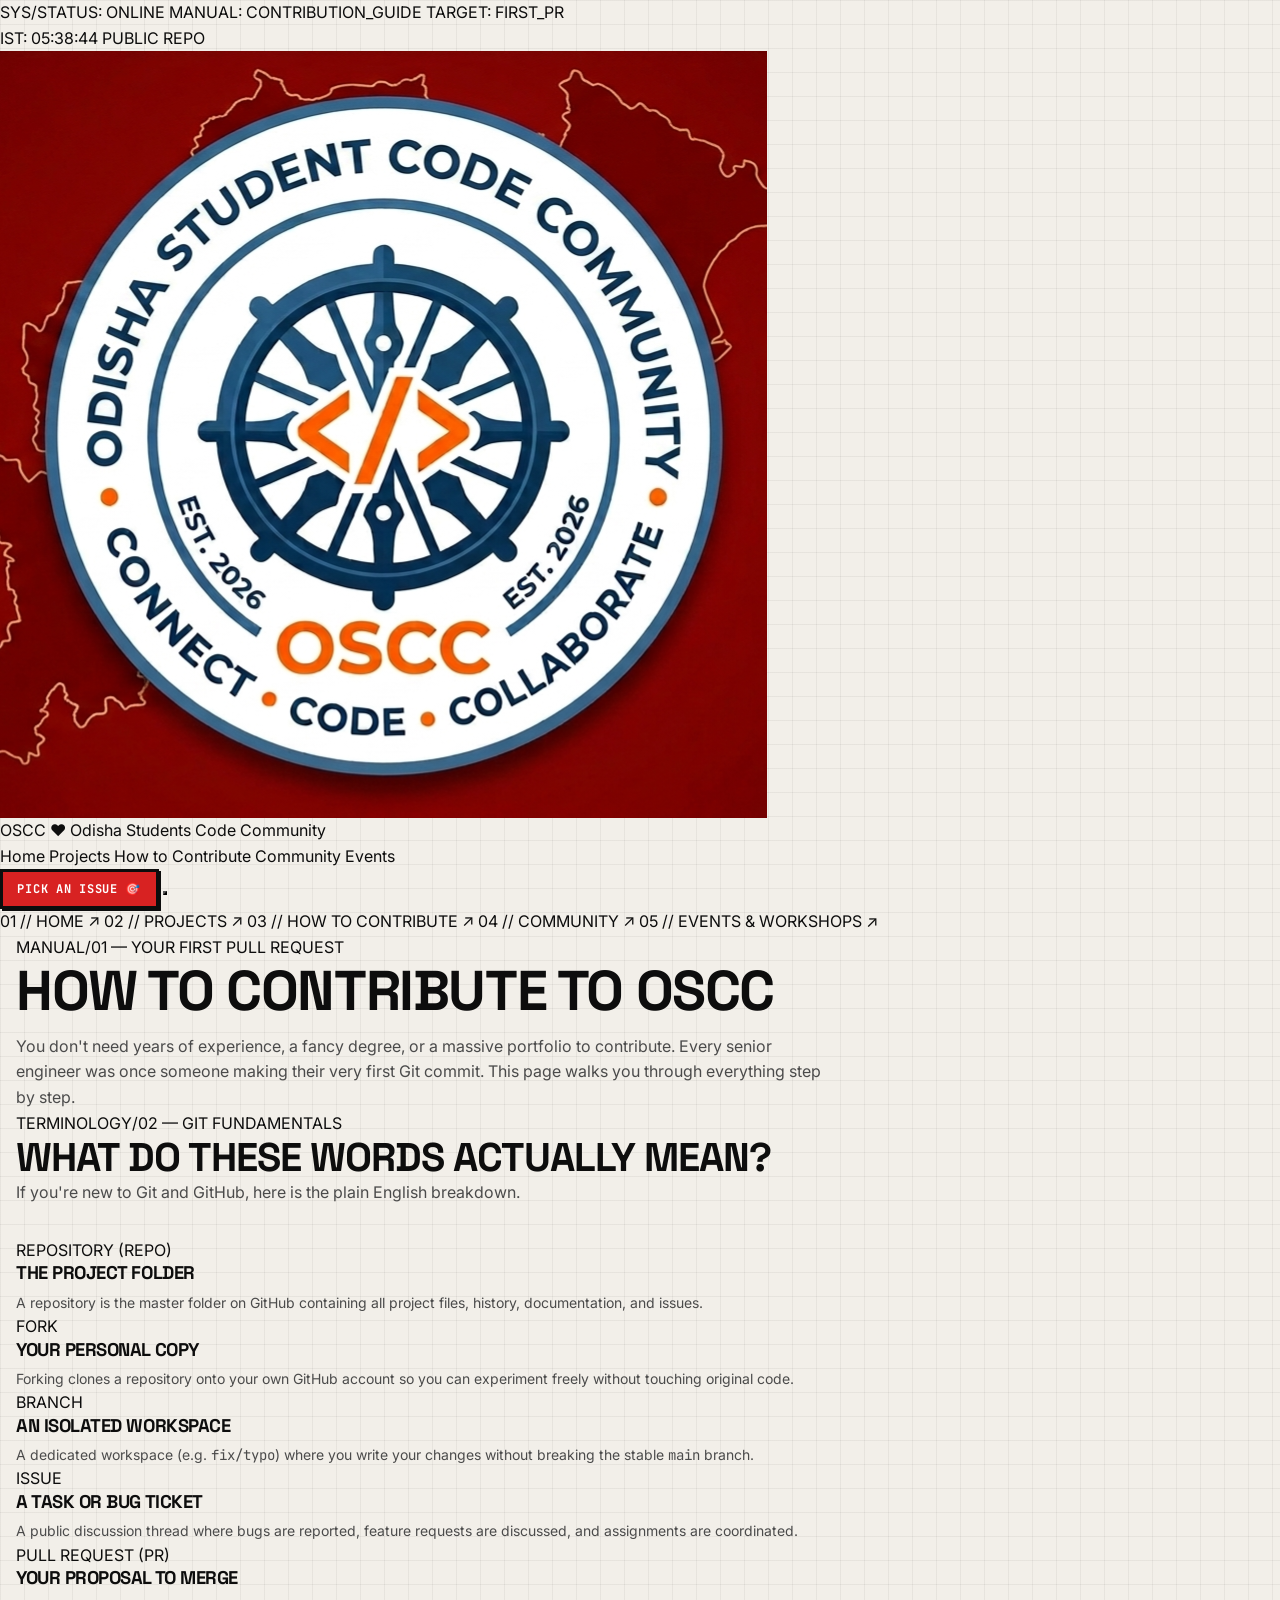
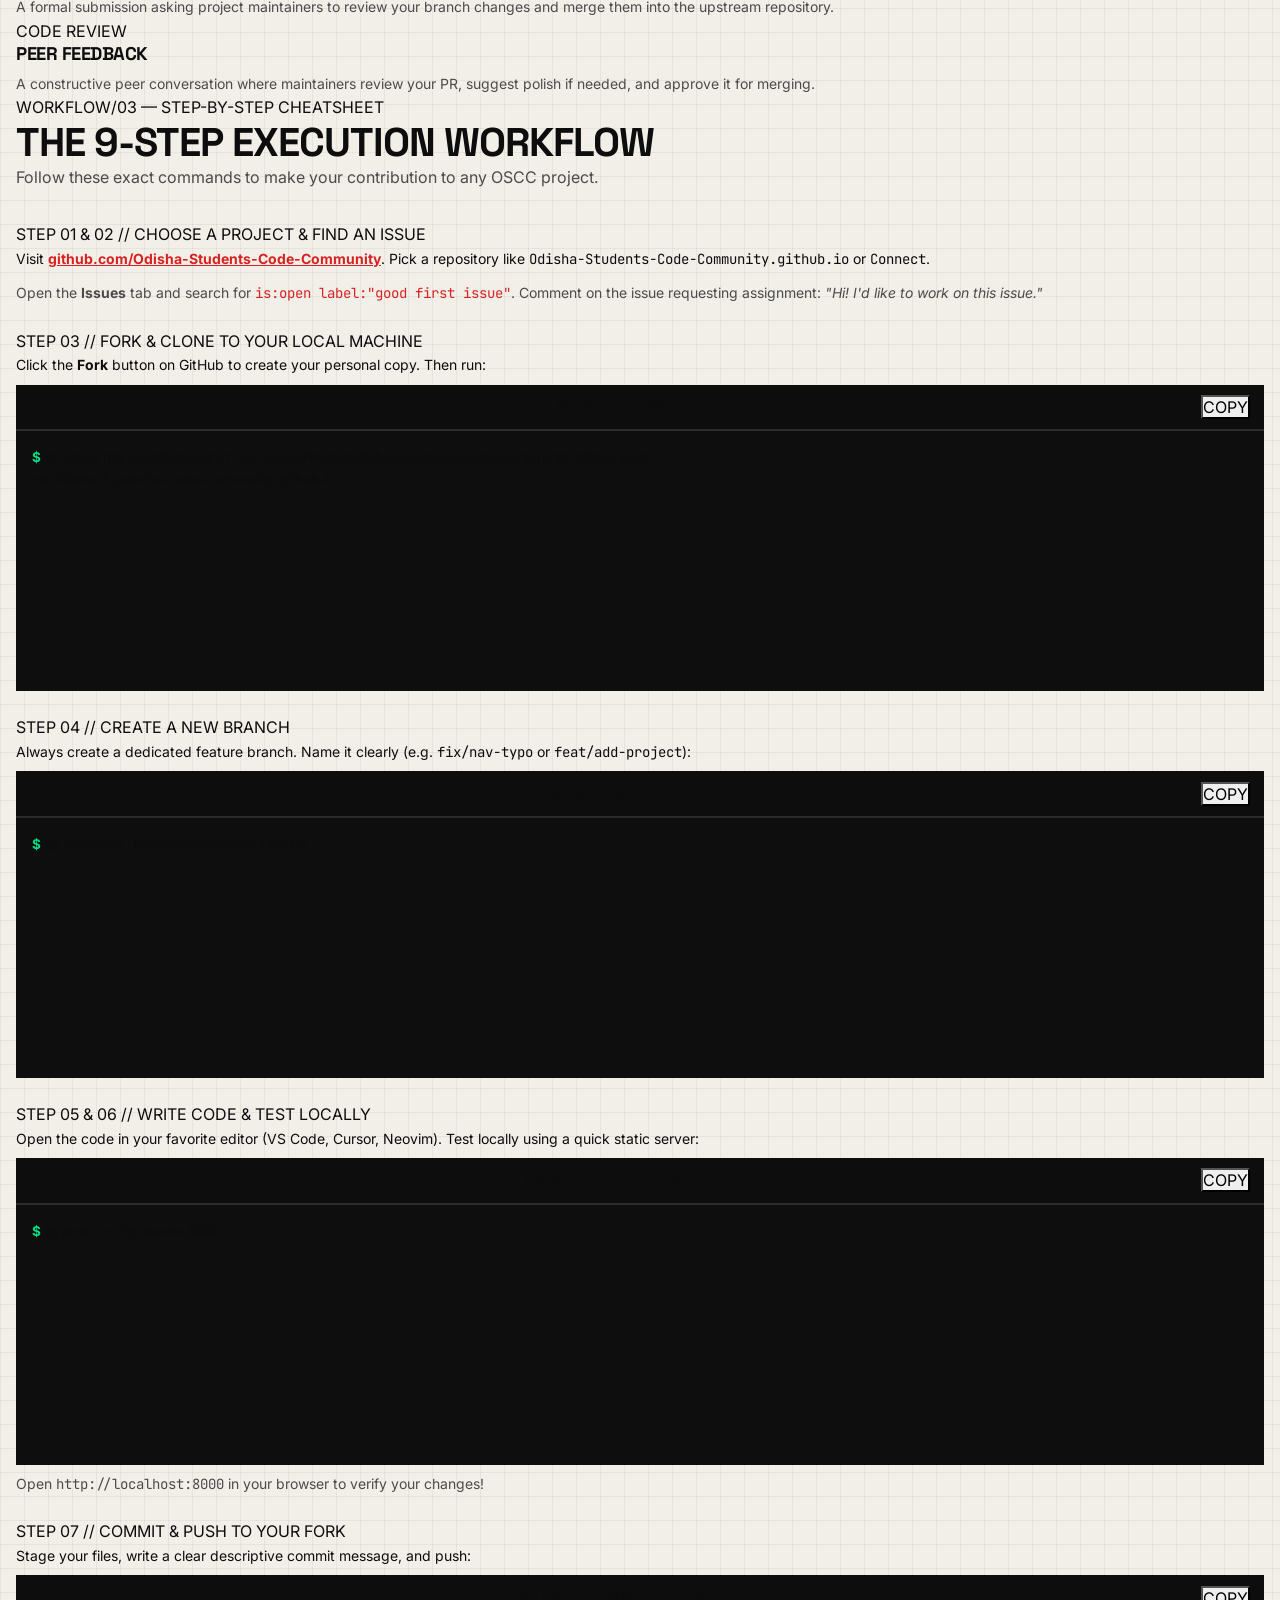
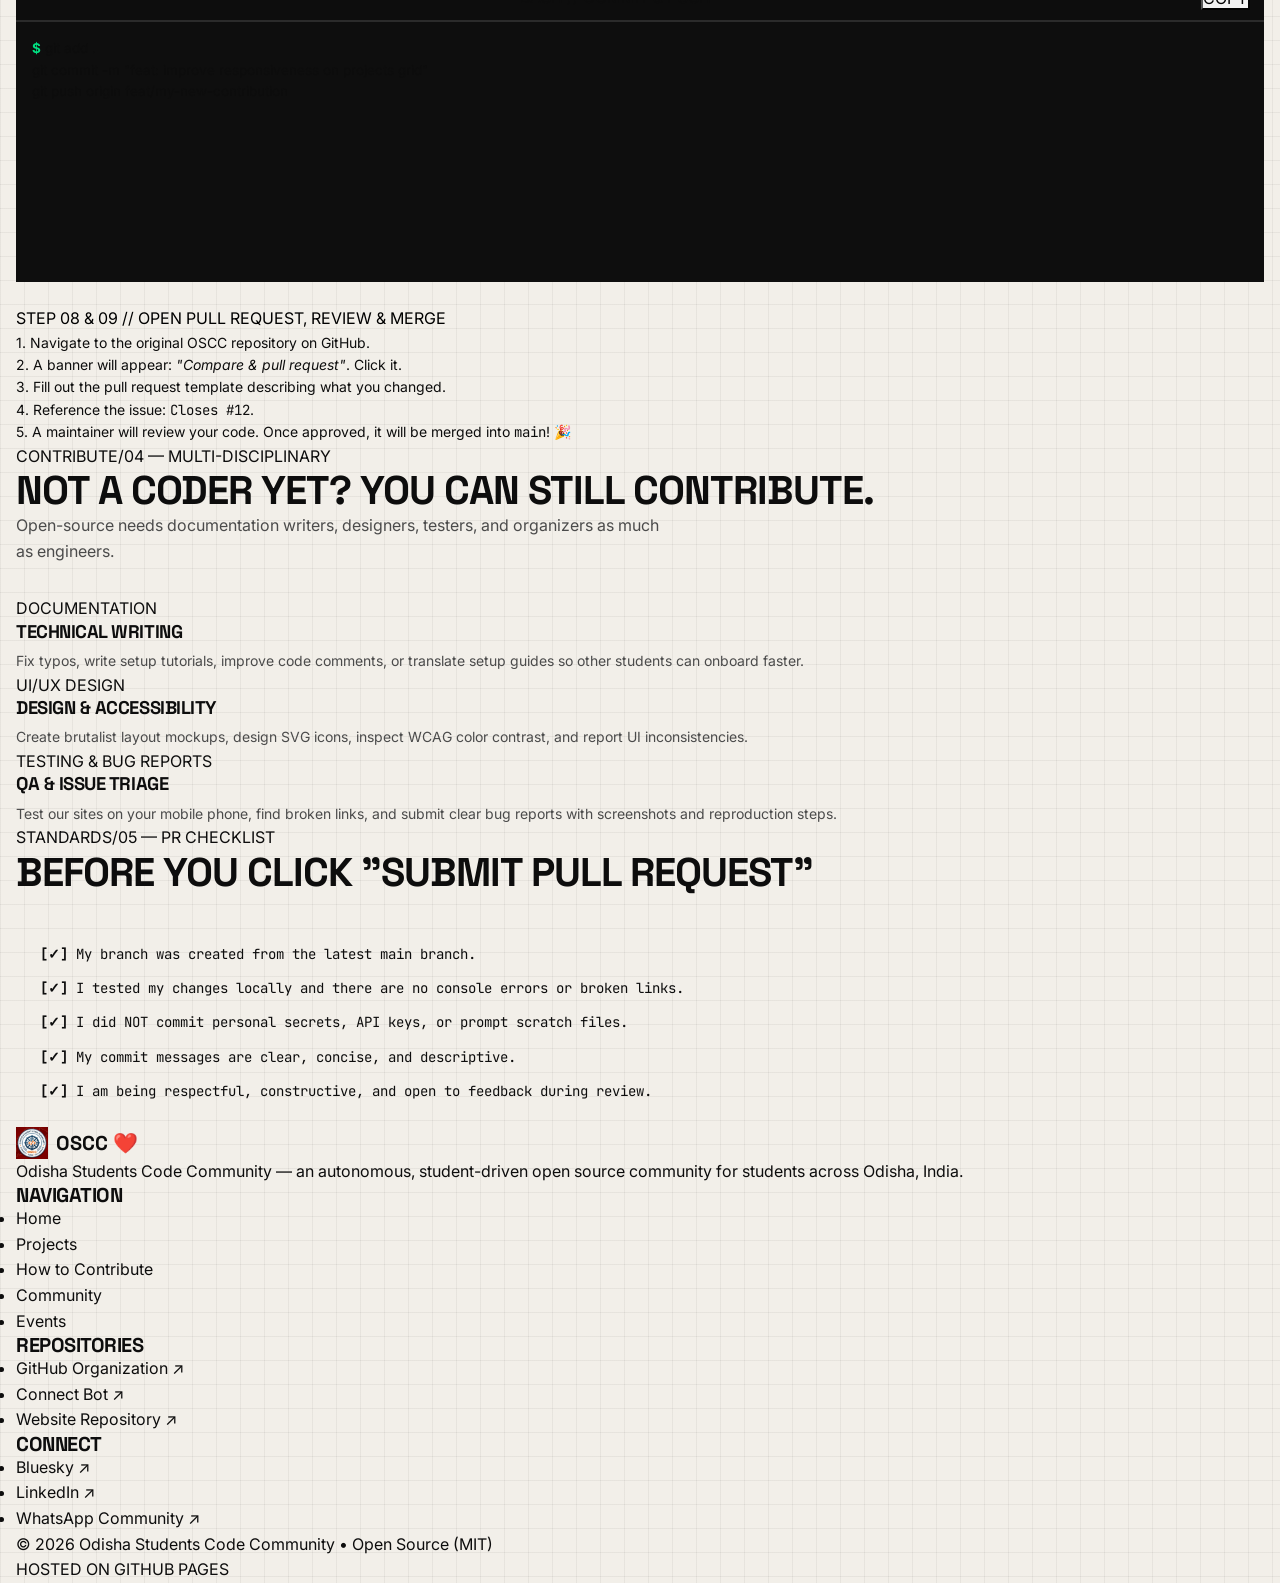
<file: contribute.html>
<!DOCTYPE html>
<html lang="en">
<head>
  <meta charset="UTF-8">
  <meta name="viewport" content="width=device-width, initial-scale=1.0">
  <title>How to Contribute — Odisha Students Code Community (OSCC) ❤️</title>
  <meta name="description" content="A beginner-friendly handbook for student developers across Odisha to make their very first open-source contribution and pull request.">
  
  <meta property="og:type" content="website">
  <meta property="og:url" content="https://odisha-students-code-community.github.io/contribute.html">
  <meta property="og:title" content="How to Contribute to OSCC ❤️">
  <meta property="og:description" content="Step-by-step guide to making your first pull request, finding good first issues, and collaborating in the open.">
  <meta property="og:image" content="assets/icons/Full-Logo.png">

  <link rel="icon" type="image/png" href="assets/icons/Logo.png">

  <!-- Fonts -->
  <link rel="preconnect" href="https://fonts.googleapis.com">
  <link rel="preconnect" href="https://fonts.gstatic.com" crossorigin>
  <link href="https://fonts.googleapis.com/css2?family=Inter:wght@400;500;600;700&family=JetBrains+Mono:wght@400;500;700&family=Space+Grotesk:wght@600;700;800&display=swap" rel="stylesheet">

  <!-- Styles -->
  <link rel="stylesheet" href="css/tokens.css">
  <link rel="stylesheet" href="css/base.css">
  <link rel="stylesheet" href="css/components.css">
  <link rel="stylesheet" href="css/layout.css">
  <link rel="stylesheet" href="css/responsive.css">
</head>
<body class="bg-blueprint">

  <a href="#main-content" class="skip-link">Skip to main content</a>

  <!-- Ticker -->
  <aside class="sys-ticker-bar" aria-label="System status">
    <div class="ticker-left">
      <span class="ticker-status">SYS/STATUS: ONLINE</span>
      <span>MANUAL: CONTRIBUTION_GUIDE</span>
      <span>TARGET: FIRST_PR</span>
    </div>
    <div class="ticker-right">
      <span id="ist-clock">IST: --:--:--</span>
      <span>PUBLIC REPO</span>
    </div>
  </aside>

  <!-- Header -->
  <header class="site-header">
    <div class="nav-container">
      <a href="index.html" class="brand-link" aria-label="OSCC Home">
        <div class="brand-badge">
          <img src="assets/icons/Logo.png" alt="OSCC Logo">
        </div>
        <div class="brand-info">
          <span class="brand-title">OSCC <span class="brand-heart">❤️</span></span>
          <span class="brand-subtitle">Odisha Students Code Community</span>
        </div>
      </a>

      <nav class="desktop-nav" aria-label="Main Navigation">
        <a href="index.html" class="nav-link">Home</a>
        <a href="projects.html" class="nav-link">Projects</a>
        <a href="contribute.html" class="nav-link active">How to Contribute</a>
        <a href="community.html" class="nav-link">Community</a>
        <a href="events.html" class="nav-link">Events</a>
      </nav>

      <div class="nav-actions">
        <a href="projects.html" class="btn btn-sm btn-red">
          PICK AN ISSUE 🎯
        </a>
        <button class="mobile-toggle" aria-label="Toggle navigation menu" aria-expanded="false">
          <span></span>
          <span></span>
          <span></span>
        </button>
      </div>
    </div>
  </header>

  <!-- Mobile Drawer -->
  <nav class="mobile-drawer" aria-label="Mobile Navigation">
    <a href="index.html" class="mobile-drawer-link">01 // HOME ↗</a>
    <a href="projects.html" class="mobile-drawer-link">02 // PROJECTS ↗</a>
    <a href="contribute.html" class="mobile-drawer-link active">03 // HOW TO CONTRIBUTE ↗</a>
    <a href="community.html" class="mobile-drawer-link">04 // COMMUNITY ↗</a>
    <a href="events.html" class="mobile-drawer-link">05 // EVENTS & WORKSHOPS ↗</a>
  </nav>

  <!-- Main Content -->
  <main id="main-content">
    
    <!-- Hero / Lead -->
    <section class="section-block">
      <div class="container">
        <div class="sys-label">MANUAL/01 — YOUR FIRST PULL REQUEST</div>
        <h1 style="font-size: clamp(2rem, 4.5vw, 3.5rem); margin-bottom: 0.75rem;">
          HOW TO CONTRIBUTE TO OSCC
        </h1>
        <p class="section-lead" style="max-width: 820px;">
          You don't need years of experience, a fancy degree, or a massive portfolio to contribute. Every senior engineer was once someone making their very first Git commit. This page walks you through everything step by step.
        </p>
      </div>
    </section>

    <!-- Core Git Concepts Demystified -->
    <section class="section-block bg-alt">
      <div class="container">
        <div class="sys-label">TERMINOLOGY/02 — GIT FUNDAMENTALS</div>
        <h2 class="section-headline">WHAT DO THESE WORDS ACTUALLY MEAN?</h2>
        <p class="section-lead">If you're new to Git and GitHub, here is the plain English breakdown.</p>

        <div class="grid-3" style="margin-top: var(--space-8);">
          <div class="card-brutal">
            <div class="card-header-bar">REPOSITORY (REPO)</div>
            <div class="card-body">
              <h3 style="font-size: 1.15rem; margin-bottom: 0.5rem;">THE PROJECT FOLDER</h3>
              <p style="font-size: var(--text-sm); color: var(--text-muted);">
                A repository is the master folder on GitHub containing all project files, history, documentation, and issues.
              </p>
            </div>
          </div>

          <div class="card-brutal">
            <div class="card-header-bar">FORK</div>
            <div class="card-body">
              <h3 style="font-size: 1.15rem; margin-bottom: 0.5rem;">YOUR PERSONAL COPY</h3>
              <p style="font-size: var(--text-sm); color: var(--text-muted);">
                Forking clones a repository onto your own GitHub account so you can experiment freely without touching original code.
              </p>
            </div>
          </div>

          <div class="card-brutal">
            <div class="card-header-bar">BRANCH</div>
            <div class="card-body">
              <h3 style="font-size: 1.15rem; margin-bottom: 0.5rem;">AN ISOLATED WORKSPACE</h3>
              <p style="font-size: var(--text-sm); color: var(--text-muted);">
                A dedicated workspace (e.g. <code>fix/typo</code>) where you write your changes without breaking the stable <code>main</code> branch.
              </p>
            </div>
          </div>

          <div class="card-brutal">
            <div class="card-header-bar">ISSUE</div>
            <div class="card-body">
              <h3 style="font-size: 1.15rem; margin-bottom: 0.5rem;">A TASK OR BUG TICKET</h3>
              <p style="font-size: var(--text-sm); color: var(--text-muted);">
                A public discussion thread where bugs are reported, feature requests are discussed, and assignments are coordinated.
              </p>
            </div>
          </div>

          <div class="card-brutal">
            <div class="card-header-bar">PULL REQUEST (PR)</div>
            <div class="card-body">
              <h3 style="font-size: 1.15rem; margin-bottom: 0.5rem;">YOUR PROPOSAL TO MERGE</h3>
              <p style="font-size: var(--text-sm); color: var(--text-muted);">
                A formal submission asking project maintainers to review your branch changes and merge them into the upstream repository.
              </p>
            </div>
          </div>

          <div class="card-brutal">
            <div class="card-header-bar">CODE REVIEW</div>
            <div class="card-body">
              <h3 style="font-size: 1.15rem; margin-bottom: 0.5rem;">PEER FEEDBACK</h3>
              <p style="font-size: var(--text-sm); color: var(--text-muted);">
                A constructive peer conversation where maintainers review your PR, suggest polish if needed, and approve it for merging.
              </p>
            </div>
          </div>
        </div>
      </div>
    </section>

    <!-- Interactive 9-Step Command Tutorial -->
    <section class="section-block">
      <div class="container">
        <div class="sys-label">WORKFLOW/03 — STEP-BY-STEP CHEATSHEET</div>
        <h2 class="section-headline">THE 9-STEP EXECUTION WORKFLOW</h2>
        <p class="section-lead">Follow these exact commands to make your contribution to any OSCC project.</p>

        <div style="display: flex; flex-direction: column; gap: var(--space-6); margin-top: var(--space-8);">
          
          <!-- Step 1 & 2 -->
          <div class="card-brutal">
            <div class="card-header-bar header-light">
              <span>STEP 01 & 02 // CHOOSE A PROJECT & FIND AN ISSUE</span>
            </div>
            <div class="card-body">
              <p style="font-size: var(--text-sm); margin-bottom: 0.75rem;">
                Visit <a href="https://github.com/Odisha-Students-Code-Community" target="_blank" rel="noopener noreferrer" style="color: var(--oscc-red); text-decoration: underline; font-weight: 700;">github.com/Odisha-Students-Code-Community</a>. Pick a repository like <code>Odisha-Students-Code-Community.github.io</code> or <code>Connect</code>.
              </p>
              <p style="font-size: var(--text-sm); color: var(--text-muted);">
                Open the <strong>Issues</strong> tab and search for <code style="color: var(--oscc-red);">is:open label:"good first issue"</code>. Comment on the issue requesting assignment: <em>"Hi! I'd like to work on this issue."</em>
              </p>
            </div>
          </div>

          <!-- Step 3: Fork & Clone -->
          <div class="card-brutal">
            <div class="card-header-bar header-light">
              <span>STEP 03 // FORK & CLONE TO YOUR LOCAL MACHINE</span>
            </div>
            <div class="card-body">
              <p style="font-size: var(--text-sm); margin-bottom: 0.5rem;">
                Click the <strong>Fork</strong> button on GitHub to create your personal copy. Then run:
              </p>
              <div class="code-terminal">
                <div class="terminal-header">
                  <div class="terminal-dots">
                    <span class="terminal-dot dot-red"></span>
                    <span class="terminal-dot dot-yellow"></span>
                    <span class="terminal-dot dot-green"></span>
                  </div>
                  <span>BASH // CLONE</span>
                  <button class="copy-btn" data-target="#cmd-clone">COPY</button>
                </div>
                <div class="terminal-body">
                  <div class="terminal-line">
                    <span class="terminal-prompt">$</span>
                    <span id="cmd-clone" class="terminal-cmd">git clone https://github.com/YOUR_USERNAME/Odisha-Students-Code-Community.github.io.git<br>cd Odisha-Students-Code-Community.github.io</span>
                  </div>
                </div>
              </div>
            </div>
          </div>

          <!-- Step 4: Branch -->
          <div class="card-brutal">
            <div class="card-header-bar header-light">
              <span>STEP 04 // CREATE A NEW BRANCH</span>
            </div>
            <div class="card-body">
              <p style="font-size: var(--text-sm); margin-bottom: 0.5rem;">
                Always create a dedicated feature branch. Name it clearly (e.g. <code>fix/nav-typo</code> or <code>feat/add-project</code>):
              </p>
              <div class="code-terminal">
                <div class="terminal-header">
                  <div class="terminal-dots">
                    <span class="terminal-dot dot-red"></span>
                    <span class="terminal-dot dot-yellow"></span>
                    <span class="terminal-dot dot-green"></span>
                  </div>
                  <span>BASH // BRANCH</span>
                  <button class="copy-btn" data-target="#cmd-branch">COPY</button>
                </div>
                <div class="terminal-body">
                  <div class="terminal-line">
                    <span class="terminal-prompt">$</span>
                    <span id="cmd-branch" class="terminal-cmd">git checkout -b feat/my-new-contribution</span>
                  </div>
                </div>
              </div>
            </div>
          </div>

          <!-- Step 5 & 6: Code & Test -->
          <div class="card-brutal">
            <div class="card-header-bar header-light">
              <span>STEP 05 & 06 // WRITE CODE & TEST LOCALLY</span>
            </div>
            <div class="card-body">
              <p style="font-size: var(--text-sm); margin-bottom: 0.5rem;">
                Open the code in your favorite editor (VS Code, Cursor, Neovim). Test locally using a quick static server:
              </p>
              <div class="code-terminal">
                <div class="terminal-header">
                  <div class="terminal-dots">
                    <span class="terminal-dot dot-red"></span>
                    <span class="terminal-dot dot-yellow"></span>
                    <span class="terminal-dot dot-green"></span>
                  </div>
                  <span>BASH // LOCAL SERVER</span>
                  <button class="copy-btn" data-target="#cmd-server">COPY</button>
                </div>
                <div class="terminal-body">
                  <div class="terminal-line">
                    <span class="terminal-prompt">$</span>
                    <span id="cmd-server" class="terminal-cmd">python -m http.server 8000</span>
                  </div>
                </div>
              </div>
              <p style="font-size: var(--text-sm); color: var(--text-muted); margin-top: 0.5rem;">
                Open <code>http://localhost:8000</code> in your browser to verify your changes!
              </p>
            </div>
          </div>

          <!-- Step 7: Commit & Push -->
          <div class="card-brutal">
            <div class="card-header-bar header-light">
              <span>STEP 07 // COMMIT & PUSH TO YOUR FORK</span>
            </div>
            <div class="card-body">
              <p style="font-size: var(--text-sm); margin-bottom: 0.5rem;">
                Stage your files, write a clear descriptive commit message, and push:
              </p>
              <div class="code-terminal">
                <div class="terminal-header">
                  <div class="terminal-dots">
                    <span class="terminal-dot dot-red"></span>
                    <span class="terminal-dot dot-yellow"></span>
                    <span class="terminal-dot dot-green"></span>
                  </div>
                  <span>BASH // COMMIT & PUSH</span>
                  <button class="copy-btn" data-target="#cmd-push">COPY</button>
                </div>
                <div class="terminal-body">
                  <div class="terminal-line">
                    <span class="terminal-prompt">$</span>
                    <span id="cmd-push" class="terminal-cmd">git add .<br>git commit -m "feat: improve responsiveness on projects grid"<br>git push origin feat/my-new-contribution</span>
                  </div>
                </div>
              </div>
            </div>
          </div>

          <!-- Step 8 & 9: PR & Merge -->
          <div class="card-brutal" style="border-color: var(--accent-green);">
            <div class="card-header-bar" style="background: var(--accent-green); color: #000000;">
              <span>STEP 08 & 09 // OPEN PULL REQUEST, REVIEW & MERGE</span>
            </div>
            <div class="card-body">
              <p style="font-size: var(--text-sm); line-height: 1.6;">
                1. Navigate to the original OSCC repository on GitHub.<br>
                2. A banner will appear: <em>"Compare & pull request"</em>. Click it.<br>
                3. Fill out the pull request template describing what you changed.<br>
                4. Reference the issue: <code>Closes #12</code>.<br>
                5. A maintainer will review your code. Once approved, it will be merged into <code>main</code>! 🎉
              </p>
            </div>
          </div>

        </div>
      </div>
    </section>

    <!-- Non-Coding Pathways -->
    <section class="section-block bg-alt">
      <div class="container">
        <div class="sys-label">CONTRIBUTE/04 — MULTI-DISCIPLINARY</div>
        <h2 class="section-headline">NOT A CODER YET? YOU CAN STILL CONTRIBUTE.</h2>
        <p class="section-lead">Open-source needs documentation writers, designers, testers, and organizers as much as engineers.</p>

        <div class="grid-3" style="margin-top: var(--space-8);">
          <div class="card-brutal">
            <div class="card-header-bar">DOCUMENTATION</div>
            <div class="card-body">
              <h3 style="font-size: 1.15rem; margin-bottom: 0.5rem;">TECHNICAL WRITING</h3>
              <p style="font-size: var(--text-sm); color: var(--text-muted);">
                Fix typos, write setup tutorials, improve code comments, or translate setup guides so other students can onboard faster.
              </p>
            </div>
          </div>

          <div class="card-brutal">
            <div class="card-header-bar">UI/UX DESIGN</div>
            <div class="card-body">
              <h3 style="font-size: 1.15rem; margin-bottom: 0.5rem;">DESIGN & ACCESSIBILITY</h3>
              <p style="font-size: var(--text-sm); color: var(--text-muted);">
                Create brutalist layout mockups, design SVG icons, inspect WCAG color contrast, and report UI inconsistencies.
              </p>
            </div>
          </div>

          <div class="card-brutal">
            <div class="card-header-bar">TESTING & BUG REPORTS</div>
            <div class="card-body">
              <h3 style="font-size: 1.15rem; margin-bottom: 0.5rem;">QA & ISSUE TRIAGE</h3>
              <p style="font-size: var(--text-sm); color: var(--text-muted);">
                Test our sites on your mobile phone, find broken links, and submit clear bug reports with screenshots and reproduction steps.
              </p>
            </div>
          </div>
        </div>
      </div>
    </section>

    <!-- PR Checklist -->
    <section class="section-block">
      <div class="container">
        <div class="sys-label">STANDARDS/05 — PR CHECKLIST</div>
        <h2 class="section-headline">BEFORE YOU CLICK "SUBMIT PULL REQUEST"</h2>
        
        <div class="card-brutal" style="margin-top: var(--space-6); padding: var(--space-6);">
          <ul style="display: flex; flex-direction: column; gap: var(--space-3); font-family: var(--font-mono); font-size: var(--text-sm);">
            <li style="display: flex; align-items: center; gap: 0.5rem;">
              <span style="color: var(--accent-green); font-weight: 700;">[✓]</span>
              My branch was created from the latest <code>main</code> branch.
            </li>
            <li style="display: flex; align-items: center; gap: 0.5rem;">
              <span style="color: var(--accent-green); font-weight: 700;">[✓]</span>
              I tested my changes locally and there are no console errors or broken links.
            </li>
            <li style="display: flex; align-items: center; gap: 0.5rem;">
              <span style="color: var(--accent-green); font-weight: 700;">[✓]</span>
              I did NOT commit personal secrets, API keys, or prompt scratch files.
            </li>
            <li style="display: flex; align-items: center; gap: 0.5rem;">
              <span style="color: var(--accent-green); font-weight: 700;">[✓]</span>
              My commit messages are clear, concise, and descriptive.
            </li>
            <li style="display: flex; align-items: center; gap: 0.5rem;">
              <span style="color: var(--accent-green); font-weight: 700;">[✓]</span>
              I am being respectful, constructive, and open to feedback during review.
            </li>
          </ul>
        </div>
      </div>
    </section>

  </main>

  <!-- Footer -->
  <footer class="site-footer">
    <div class="container">
      <div class="footer-grid">
        <div class="footer-brand">
          <div style="display: flex; align-items: center; gap: 0.5rem;">
            <div class="brand-badge" style="width: 32px; height: 32px;">
              <img src="assets/icons/Logo.png" alt="OSCC">
            </div>
            <span style="font-family: var(--font-display); font-size: 1.25rem; font-weight: 700;">OSCC <span class="brand-heart">❤️</span></span>
          </div>
          <p>
            Odisha Students Code Community — an autonomous, student-driven open source community for students across Odisha, India.
          </p>
        </div>

        <div class="footer-col">
          <h4>NAVIGATION</h4>
          <ul class="footer-nav-list">
            <li><a href="index.html" class="footer-nav-link">Home</a></li>
            <li><a href="projects.html" class="footer-nav-link">Projects</a></li>
            <li><a href="contribute.html" class="footer-nav-link">How to Contribute</a></li>
            <li><a href="community.html" class="footer-nav-link">Community</a></li>
            <li><a href="events.html" class="footer-nav-link">Events</a></li>
          </ul>
        </div>

        <div class="footer-col">
          <h4>REPOSITORIES</h4>
          <ul class="footer-nav-list">
            <li><a href="https://github.com/Odisha-Students-Code-Community" target="_blank" rel="noopener noreferrer" class="footer-nav-link">GitHub Organization ↗</a></li>
            <li><a href="https://github.com/Odisha-Students-Code-Community/Connect" target="_blank" rel="noopener noreferrer" class="footer-nav-link">Connect Bot ↗</a></li>
            <li><a href="https://github.com/Odisha-Students-Code-Community/Odisha-Students-Code-Community.github.io" target="_blank" rel="noopener noreferrer" class="footer-nav-link">Website Repository ↗</a></li>
          </ul>
        </div>

        <div class="footer-col">
          <h4>CONNECT</h4>
          <ul class="footer-nav-list">
            <li><a href="https://bsky.app/profile/oscc.bsky.social" target="_blank" rel="noopener noreferrer" class="footer-nav-link">Bluesky ↗</a></li>
            <li><a href="https://www.linkedin.com/company/odisha-students-code-community/" target="_blank" rel="noopener noreferrer" class="footer-nav-link">LinkedIn ↗</a></li>
            <li><a href="https://chat.whatsapp.com/invite/OSCC" target="_blank" rel="noopener noreferrer" class="footer-nav-link">WhatsApp Community ↗</a></li>
          </ul>
        </div>
      </div>

      <div class="footer-bottom-bar">
        <div class="footer-bottom-left">
          <span>&copy; 2026 Odisha Students Code Community</span>
          <span>•</span>
          <span>Open Source (MIT)</span>
        </div>
        <div>
          <span>HOSTED ON GITHUB PAGES</span>
        </div>
      </div>
    </div>
  </footer>

  <script type="module" src="js/app.js"></script>
</body>
</html>
</file>
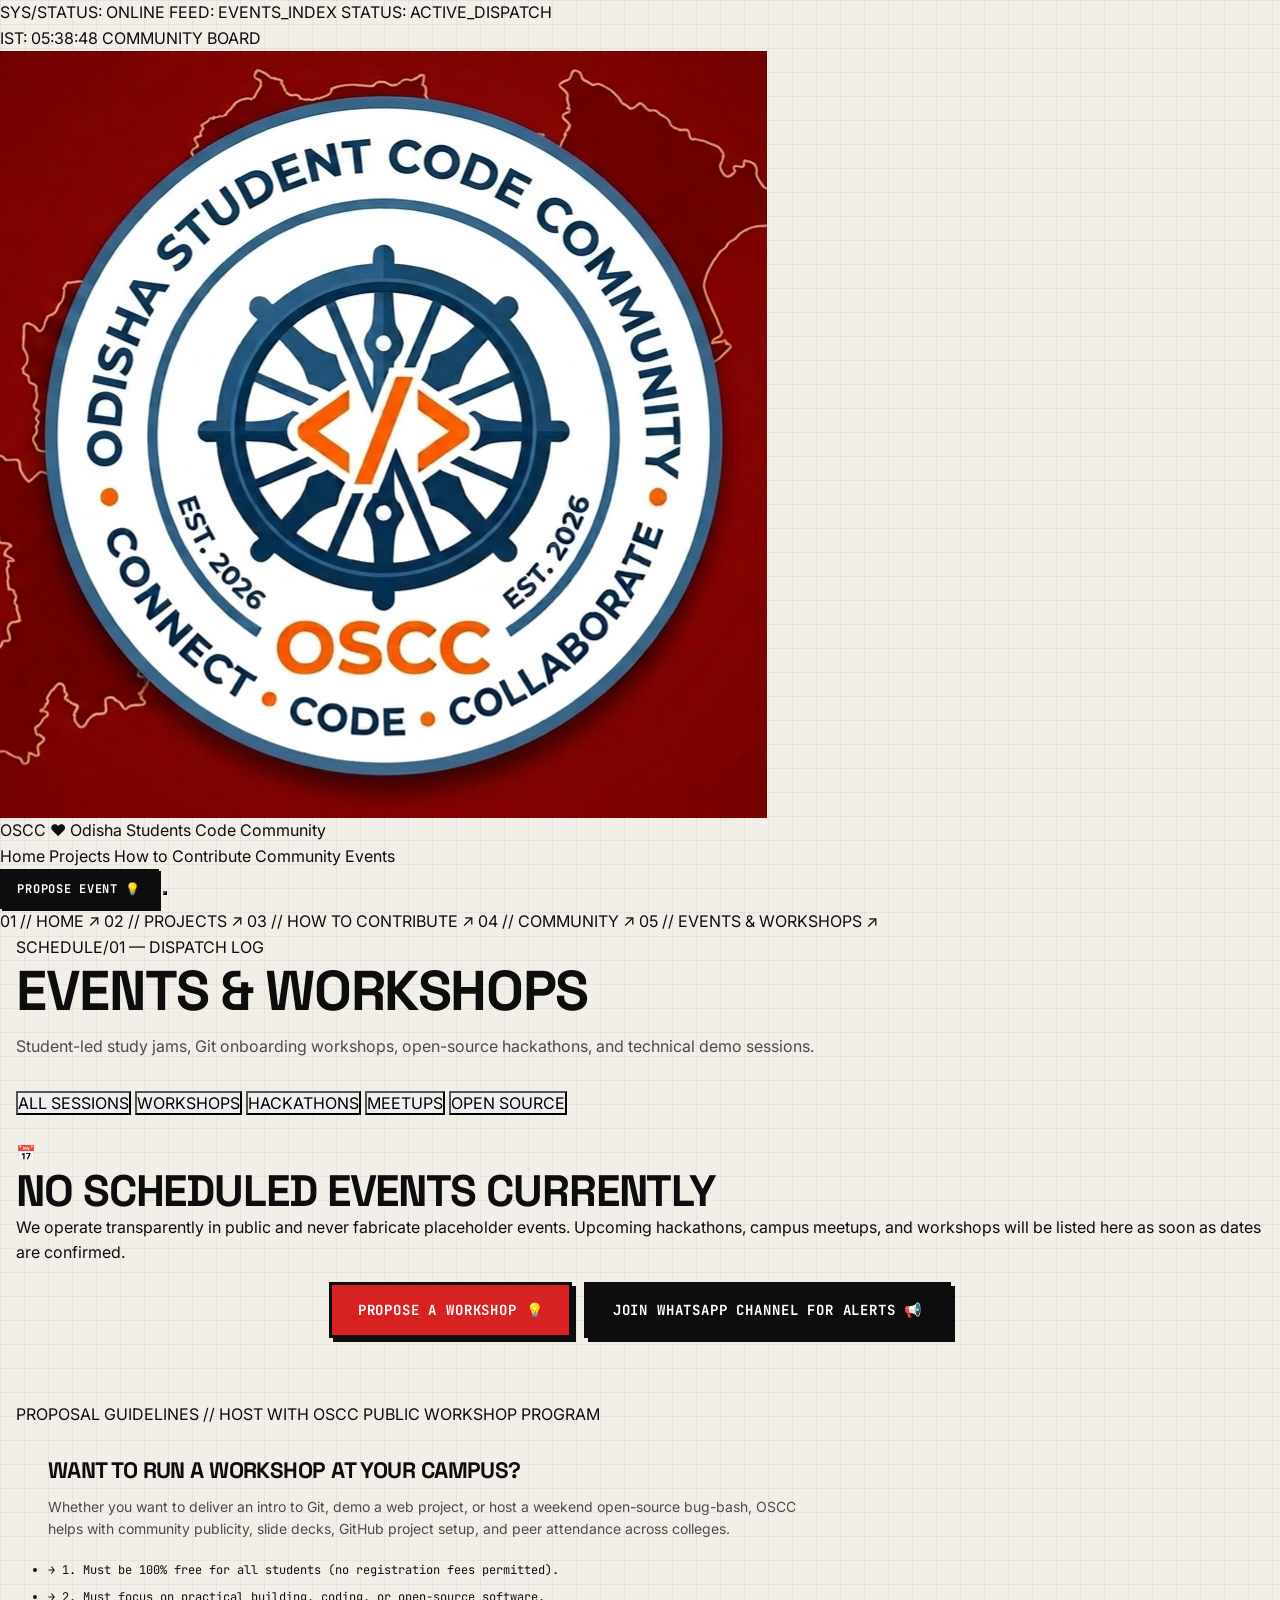
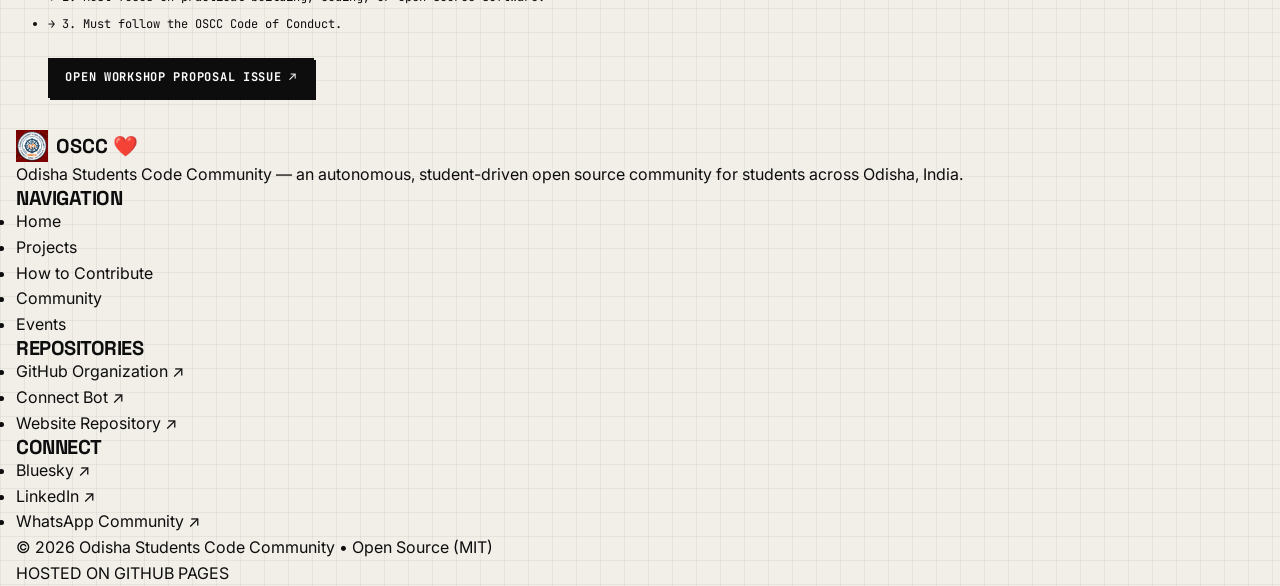
<file: events.html>
<!DOCTYPE html>
<html lang="en">
<head>
  <meta charset="UTF-8">
  <meta name="viewport" content="width=device-width, initial-scale=1.0">
  <title>Events & Workshops — Odisha Students Code Community (OSCC) ❤️</title>
  <meta name="description" content="Official schedule of student hackathons, open-source onboarding workshops, and developer meetups hosted by OSCC.">
  
  <meta property="og:type" content="website">
  <meta property="og:url" content="https://odisha-students-code-community.github.io/events.html">
  <meta property="og:title" content="OSCC Events & Workshops ❤️">
  <meta property="og:description" content="Technical workshops, hackathons, and open source onboarding sessions for students across Odisha.">
  <meta property="og:image" content="assets/icons/Full-Logo.png">

  <link rel="icon" type="image/png" href="assets/icons/Logo.png">

  <!-- Fonts -->
  <link rel="preconnect" href="https://fonts.googleapis.com">
  <link rel="preconnect" href="https://fonts.gstatic.com" crossorigin>
  <link href="https://fonts.googleapis.com/css2?family=Inter:wght@400;500;600;700&family=JetBrains+Mono:wght@400;500;700&family=Space+Grotesk:wght@600;700;800&display=swap" rel="stylesheet">

  <!-- Styles -->
  <link rel="stylesheet" href="css/tokens.css">
  <link rel="stylesheet" href="css/base.css">
  <link rel="stylesheet" href="css/components.css">
  <link rel="stylesheet" href="css/layout.css">
  <link rel="stylesheet" href="css/responsive.css">
</head>
<body class="bg-blueprint">

  <a href="#main-content" class="skip-link">Skip to main content</a>

  <!-- Ticker -->
  <aside class="sys-ticker-bar" aria-label="System status">
    <div class="ticker-left">
      <span class="ticker-status">SYS/STATUS: ONLINE</span>
      <span>FEED: EVENTS_INDEX</span>
      <span>STATUS: ACTIVE_DISPATCH</span>
    </div>
    <div class="ticker-right">
      <span id="ist-clock">IST: --:--:--</span>
      <span>COMMUNITY BOARD</span>
    </div>
  </aside>

  <!-- Header -->
  <header class="site-header">
    <div class="nav-container">
      <a href="index.html" class="brand-link" aria-label="OSCC Home">
        <div class="brand-badge">
          <img src="assets/icons/Logo.png" alt="OSCC Logo">
        </div>
        <div class="brand-info">
          <span class="brand-title">OSCC <span class="brand-heart">❤️</span></span>
          <span class="brand-subtitle">Odisha Students Code Community</span>
        </div>
      </a>

      <nav class="desktop-nav" aria-label="Main Navigation">
        <a href="index.html" class="nav-link">Home</a>
        <a href="projects.html" class="nav-link">Projects</a>
        <a href="contribute.html" class="nav-link">How to Contribute</a>
        <a href="community.html" class="nav-link">Community</a>
        <a href="events.html" class="nav-link active">Events</a>
      </nav>

      <div class="nav-actions">
        <a href="https://github.com/Odisha-Students-Code-Community/Connect/issues/new?title=Event+Proposal" target="_blank" rel="noopener noreferrer" class="btn btn-sm btn-dark">
          PROPOSE EVENT 💡
        </a>
        <button class="mobile-toggle" aria-label="Toggle navigation menu" aria-expanded="false">
          <span></span>
          <span></span>
          <span></span>
        </button>
      </div>
    </div>
  </header>

  <!-- Mobile Drawer -->
  <nav class="mobile-drawer" aria-label="Mobile Navigation">
    <a href="index.html" class="mobile-drawer-link">01 // HOME ↗</a>
    <a href="projects.html" class="mobile-drawer-link">02 // PROJECTS ↗</a>
    <a href="contribute.html" class="mobile-drawer-link">03 // HOW TO CONTRIBUTE ↗</a>
    <a href="community.html" class="mobile-drawer-link">04 // COMMUNITY ↗</a>
    <a href="events.html" class="mobile-drawer-link active">05 // EVENTS & WORKSHOPS ↗</a>
  </nav>

  <!-- Main Content -->
  <main id="main-content">
    
    <!-- Hero / Header -->
    <section class="section-block">
      <div class="container">
        <div class="sys-label">SCHEDULE/01 — DISPATCH LOG</div>
        <h1 style="font-size: clamp(2rem, 4.5vw, 3.5rem); margin-bottom: 0.75rem;">
          EVENTS & WORKSHOPS
        </h1>
        <p class="section-lead" style="max-width: 800px;">
          Student-led study jams, Git onboarding workshops, open-source hackathons, and technical demo sessions.
        </p>

        <!-- Filter Bar -->
        <div class="filter-bar" style="margin-top: var(--space-8);">
          <button class="filter-btn active">ALL SESSIONS</button>
          <button class="filter-btn">WORKSHOPS</button>
          <button class="filter-btn">HACKATHONS</button>
          <button class="filter-btn">MEETUPS</button>
          <button class="filter-btn">OPEN SOURCE</button>
        </div>

        <!-- Clean Brutalist Empty State (Strict No-Fake-Data Requirement) -->
        <div class="empty-state" style="margin-top: var(--space-6);">
          <div class="empty-icon">📅</div>
          <h2 class="empty-title">NO SCHEDULED EVENTS CURRENTLY</h2>
          <p class="empty-desc">
            We operate transparently in public and never fabricate placeholder events. Upcoming hackathons, campus meetups, and workshops will be listed here as soon as dates are confirmed.
          </p>
          <div style="display: flex; justify-content: center; gap: var(--space-3); flex-wrap: wrap;">
            <a href="https://github.com/Odisha-Students-Code-Community/Connect/issues/new?title=Event+Proposal" target="_blank" rel="noopener noreferrer" class="btn btn-red">
              PROPOSE A WORKSHOP 💡
            </a>
            <a href="https://whatsapp.com/channel/OSCC" target="_blank" rel="noopener noreferrer" class="btn btn-dark">
              JOIN WHATSAPP CHANNEL FOR ALERTS 📢
            </a>
          </div>
        </div>

        <!-- Propose an Event Callout -->
        <div class="card-brutal" style="margin-top: var(--space-16); background: var(--bg-card);">
          <div class="card-header-bar header-light">
            <span>PROPOSAL GUIDELINES // HOST WITH OSCC</span>
            <span>PUBLIC WORKSHOP PROGRAM</span>
          </div>
          <div class="card-body" style="padding: var(--space-8);">
            <h3 style="font-size: 1.4rem; text-transform: uppercase; margin-bottom: 0.75rem;">
              WANT TO RUN A WORKSHOP AT YOUR CAMPUS?
            </h3>
            <p style="font-size: var(--text-sm); color: var(--text-muted); line-height: 1.6; max-width: 750px; margin-bottom: 1.25rem;">
              Whether you want to deliver an intro to Git, demo a web project, or host a weekend open-source bug-bash, OSCC helps with community publicity, slide decks, GitHub project setup, and peer attendance across colleges.
            </p>
            <ul style="display: flex; flex-direction: column; gap: var(--space-2); font-family: var(--font-mono); font-size: var(--text-xs); color: var(--text-main); margin-bottom: 1.5rem;">
              <li>→ 1. Must be 100% free for all students (no registration fees permitted).</li>
              <li>→ 2. Must focus on practical building, coding, or open-source software.</li>
              <li>→ 3. Must follow the OSCC Code of Conduct.</li>
            </ul>
            <a href="https://github.com/Odisha-Students-Code-Community/Connect/issues/new?title=Campus+Workshop+Proposal" target="_blank" rel="noopener noreferrer" class="btn btn-sm btn-dark">
              OPEN WORKSHOP PROPOSAL ISSUE ↗
            </a>
          </div>
        </div>

      </div>
    </section>

  </main>

  <!-- Footer -->
  <footer class="site-footer">
    <div class="container">
      <div class="footer-grid">
        <div class="footer-brand">
          <div style="display: flex; align-items: center; gap: 0.5rem;">
            <div class="brand-badge" style="width: 32px; height: 32px;">
              <img src="assets/icons/Logo.png" alt="OSCC">
            </div>
            <span style="font-family: var(--font-display); font-size: 1.25rem; font-weight: 700;">OSCC <span class="brand-heart">❤️</span></span>
          </div>
          <p>
            Odisha Students Code Community — an autonomous, student-driven open source community for students across Odisha, India.
          </p>
        </div>

        <div class="footer-col">
          <h4>NAVIGATION</h4>
          <ul class="footer-nav-list">
            <li><a href="index.html" class="footer-nav-link">Home</a></li>
            <li><a href="projects.html" class="footer-nav-link">Projects</a></li>
            <li><a href="contribute.html" class="footer-nav-link">How to Contribute</a></li>
            <li><a href="community.html" class="footer-nav-link">Community</a></li>
            <li><a href="events.html" class="footer-nav-link">Events</a></li>
          </ul>
        </div>

        <div class="footer-col">
          <h4>REPOSITORIES</h4>
          <ul class="footer-nav-list">
            <li><a href="https://github.com/Odisha-Students-Code-Community" target="_blank" rel="noopener noreferrer" class="footer-nav-link">GitHub Organization ↗</a></li>
            <li><a href="https://github.com/Odisha-Students-Code-Community/Connect" target="_blank" rel="noopener noreferrer" class="footer-nav-link">Connect Bot ↗</a></li>
            <li><a href="https://github.com/Odisha-Students-Code-Community/Odisha-Students-Code-Community.github.io" target="_blank" rel="noopener noreferrer" class="footer-nav-link">Website Repository ↗</a></li>
          </ul>
        </div>

        <div class="footer-col">
          <h4>CONNECT</h4>
          <ul class="footer-nav-list">
            <li><a href="https://bsky.app/profile/oscc.bsky.social" target="_blank" rel="noopener noreferrer" class="footer-nav-link">Bluesky ↗</a></li>
            <li><a href="https://www.linkedin.com/company/odisha-students-code-community/" target="_blank" rel="noopener noreferrer" class="footer-nav-link">LinkedIn ↗</a></li>
            <li><a href="https://chat.whatsapp.com/invite/OSCC" target="_blank" rel="noopener noreferrer" class="footer-nav-link">WhatsApp Community ↗</a></li>
          </ul>
        </div>
      </div>

      <div class="footer-bottom-bar">
        <div class="footer-bottom-left">
          <span>&copy; 2026 Odisha Students Code Community</span>
          <span>•</span>
          <span>Open Source (MIT)</span>
        </div>
        <div>
          <span>HOSTED ON GITHUB PAGES</span>
        </div>
      </div>
    </div>
  </footer>

  <script type="module" src="js/app.js"></script>
</body>
</html>
</file>
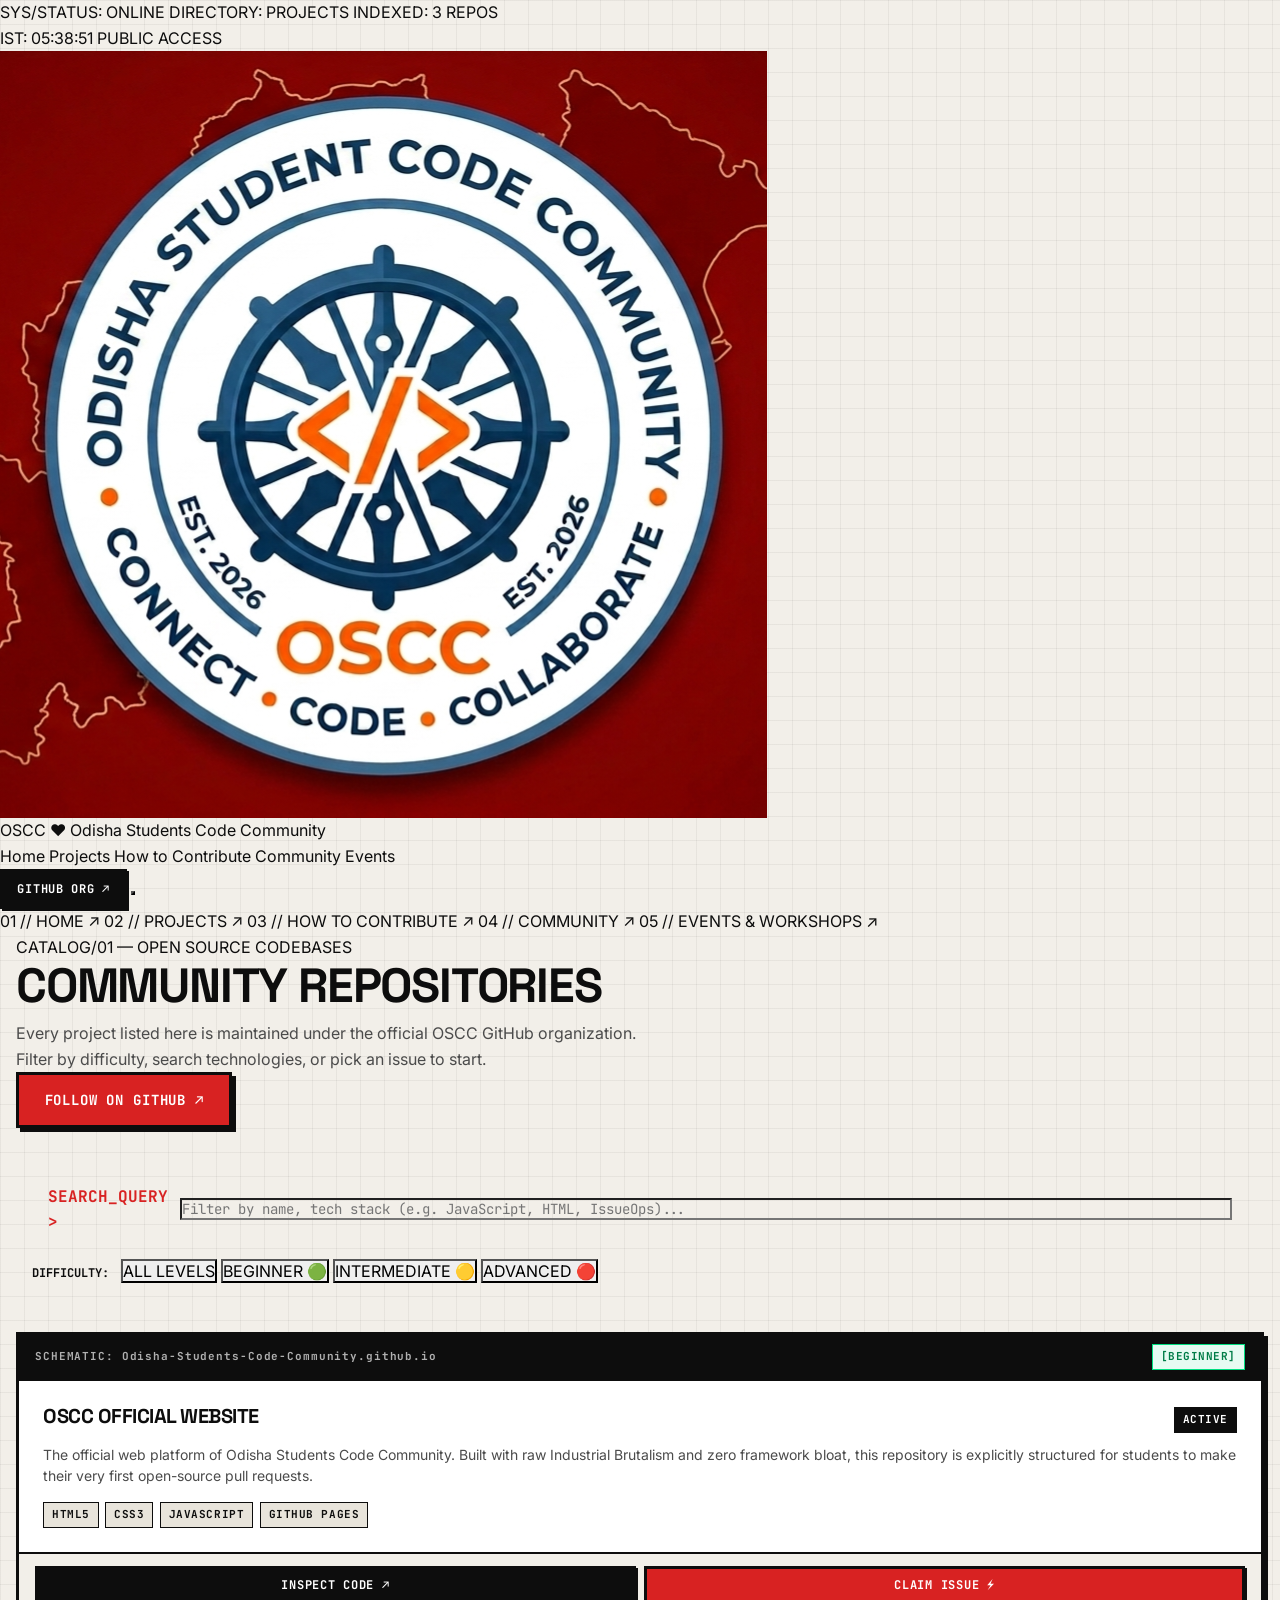
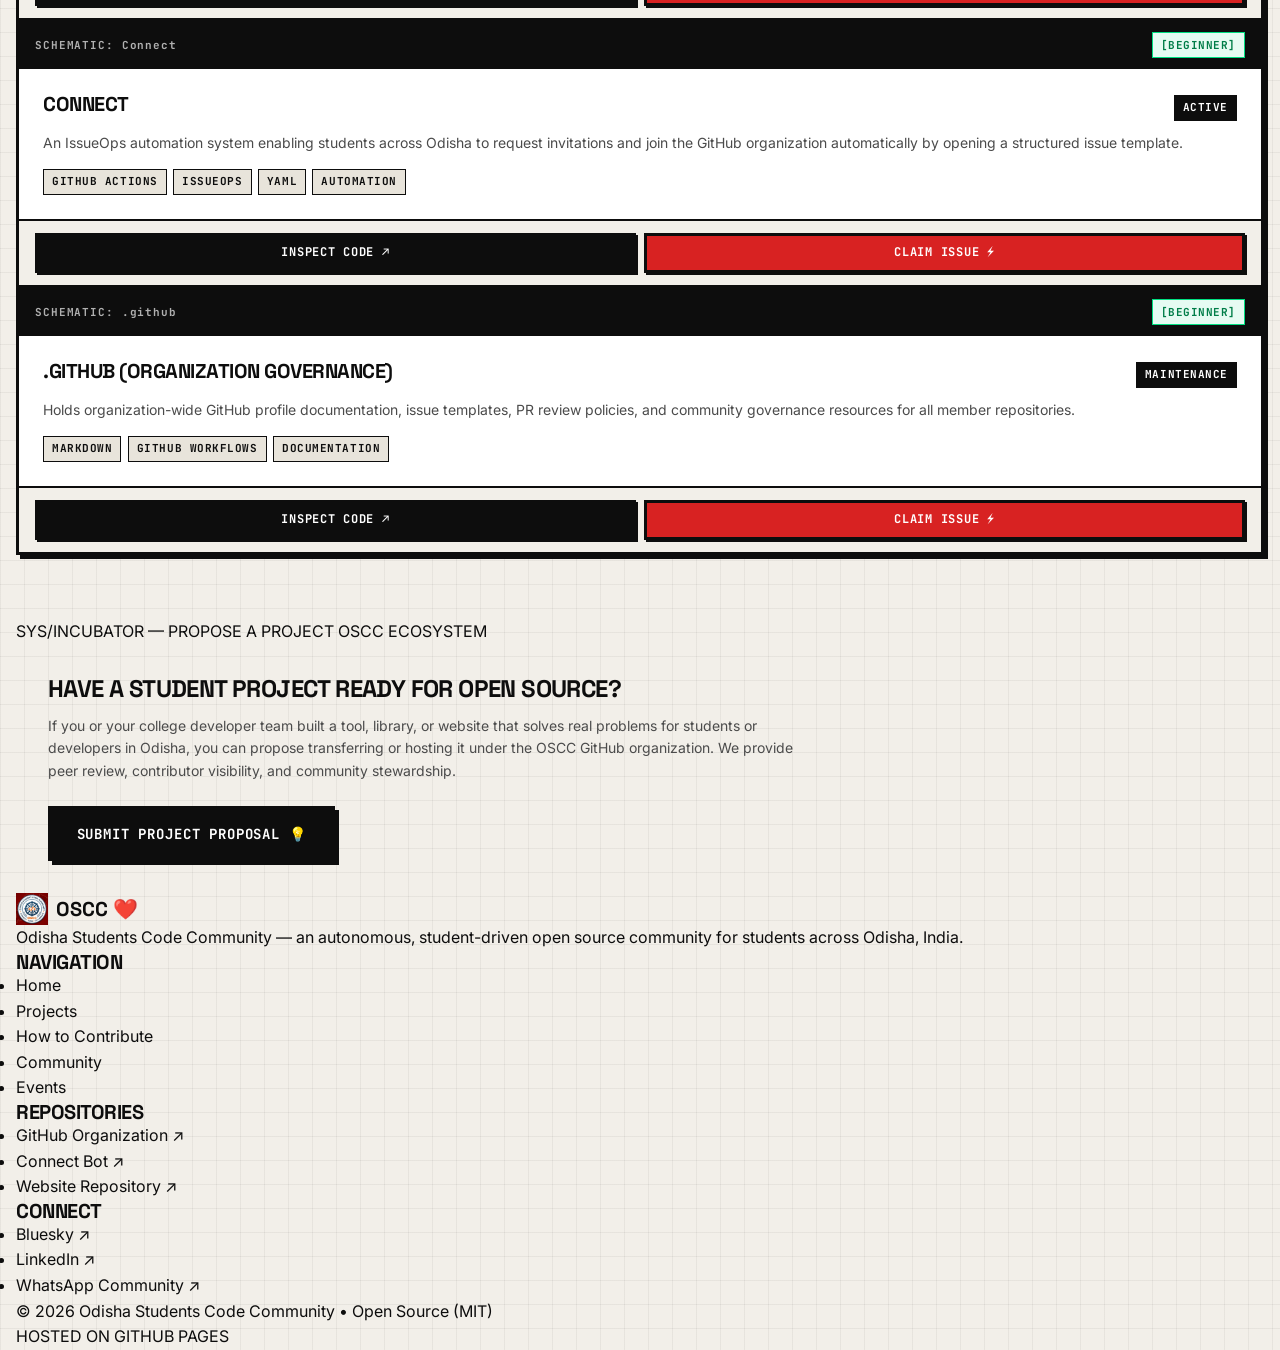
<file: projects.html>
<!DOCTYPE html>
<html lang="en">
<head>
  <meta charset="UTF-8">
  <meta name="viewport" content="width=device-width, initial-scale=1.0">
  <title>Open Source Projects — Odisha Students Code Community (OSCC) ❤️</title>
  <meta name="description" content="Discover open-source repositories built by and for students across Odisha. Find beginner-friendly issues, explore codebases, and contribute.">
  
  <meta property="og:type" content="website">
  <meta property="og:url" content="https://odisha-students-code-community.github.io/projects.html">
  <meta property="og:title" content="OSCC Projects Directory ❤️">
  <meta property="og:description" content="Explore open-source repositories maintained by Odisha Students Code Community.">
  <meta property="og:image" content="assets/icons/Full-Logo.png">

  <link rel="icon" type="image/png" href="assets/icons/Logo.png">

  <!-- Fonts -->
  <link rel="preconnect" href="https://fonts.googleapis.com">
  <link rel="preconnect" href="https://fonts.gstatic.com" crossorigin>
  <link href="https://fonts.googleapis.com/css2?family=Inter:wght@400;500;600;700&family=JetBrains+Mono:wght@400;500;700&family=Space+Grotesk:wght@600;700;800&display=swap" rel="stylesheet">

  <!-- Styles -->
  <link rel="stylesheet" href="css/tokens.css">
  <link rel="stylesheet" href="css/base.css">
  <link rel="stylesheet" href="css/components.css">
  <link rel="stylesheet" href="css/layout.css">
  <link rel="stylesheet" href="css/responsive.css">
</head>
<body class="bg-blueprint">

  <a href="#main-content" class="skip-link">Skip to main content</a>

  <!-- Top Ticker -->
  <aside class="sys-ticker-bar" aria-label="System status">
    <div class="ticker-left">
      <span class="ticker-status">SYS/STATUS: ONLINE</span>
      <span>DIRECTORY: PROJECTS</span>
      <span>INDEXED: 3 REPOS</span>
    </div>
    <div class="ticker-right">
      <span id="ist-clock">IST: --:--:--</span>
      <span>PUBLIC ACCESS</span>
    </div>
  </aside>

  <!-- Navigation -->
  <header class="site-header">
    <div class="nav-container">
      <a href="index.html" class="brand-link" aria-label="OSCC Home">
        <div class="brand-badge">
          <img src="assets/icons/Logo.png" alt="OSCC Logo">
        </div>
        <div class="brand-info">
          <span class="brand-title">OSCC <span class="brand-heart">❤️</span></span>
          <span class="brand-subtitle">Odisha Students Code Community</span>
        </div>
      </a>

      <nav class="desktop-nav" aria-label="Main Navigation">
        <a href="index.html" class="nav-link">Home</a>
        <a href="projects.html" class="nav-link active">Projects</a>
        <a href="contribute.html" class="nav-link">How to Contribute</a>
        <a href="community.html" class="nav-link">Community</a>
        <a href="events.html" class="nav-link">Events</a>
      </nav>

      <div class="nav-actions">
        <a href="https://github.com/Odisha-Students-Code-Community" target="_blank" rel="noopener noreferrer" class="btn btn-sm btn-dark">
          GITHUB ORG ↗
        </a>
        <button class="mobile-toggle" aria-label="Toggle navigation menu" aria-expanded="false">
          <span></span>
          <span></span>
          <span></span>
        </button>
      </div>
    </div>
  </header>

  <!-- Mobile Drawer -->
  <nav class="mobile-drawer" aria-label="Mobile Navigation">
    <a href="index.html" class="mobile-drawer-link">01 // HOME ↗</a>
    <a href="projects.html" class="mobile-drawer-link active">02 // PROJECTS ↗</a>
    <a href="contribute.html" class="mobile-drawer-link">03 // HOW TO CONTRIBUTE ↗</a>
    <a href="community.html" class="mobile-drawer-link">04 // COMMUNITY ↗</a>
    <a href="events.html" class="mobile-drawer-link">05 // EVENTS & WORKSHOPS ↗</a>
  </nav>

  <!-- Main Content -->
  <main id="main-content">
    <section class="section-block">
      <div class="container">
        
        <!-- Header -->
        <div class="section-header-wrap" style="margin-bottom: var(--space-8);">
          <div>
            <div class="sys-label">CATALOG/01 — OPEN SOURCE CODEBASES</div>
            <h1 style="font-size: clamp(2rem, 4vw, 3rem); margin-bottom: 0.5rem;">COMMUNITY REPOSITORIES</h1>
            <p class="section-lead">
              Every project listed here is maintained under the official OSCC GitHub organization. Filter by difficulty, search technologies, or pick an issue to start.
            </p>
          </div>
          <div>
            <a href="https://github.com/Odisha-Students-Code-Community" target="_blank" rel="noopener noreferrer" class="btn btn-red">
              FOLLOW ON GITHUB ↗
            </a>
          </div>
        </div>

        <!-- Search & Filter Controls -->
        <div class="card-brutal" style="margin-bottom: var(--space-8); padding: var(--space-4);">
          <div style="display: flex; flex-direction: column; gap: var(--space-4);">
            <!-- Search Input -->
            <div style="display: flex; gap: var(--space-2); align-items: center; background: var(--bg-main); border: var(--border-medium); padding: 0.5rem 1rem;">
              <span style="font-family: var(--font-mono); font-weight: 700; color: var(--oscc-red);">SEARCH_QUERY &gt;</span>
              <input 
                type="text" 
                id="project-search" 
                placeholder="Filter by name, tech stack (e.g. JavaScript, HTML, IssueOps)..." 
                style="width: 100%; font-family: var(--font-mono); font-size: var(--text-sm); outline: none; background: transparent;"
                aria-label="Search repositories"
              >
            </div>

            <!-- Filter Buttons -->
            <div class="filter-bar" style="margin-bottom: 0;">
              <span style="font-family: var(--font-mono); font-size: var(--text-xs); font-weight: 700; text-transform: uppercase; margin-right: 0.5rem;">DIFFICULTY:</span>
              <button class="filter-btn active" data-filter="all">ALL LEVELS</button>
              <button class="filter-btn" data-filter="beginner">BEGINNER 🟢</button>
              <button class="filter-btn" data-filter="intermediate">INTERMEDIATE 🟡</button>
              <button class="filter-btn" data-filter="advanced">ADVANCED 🔴</button>
            </div>
          </div>
        </div>

        <!-- Projects Grid Container -->
        <div id="projects-grid" class="grid-3" aria-live="polite">
          <!-- Rendered dynamically by js/projects-filter.js -->
        </div>

        <!-- Add Your Project Notice -->
        <div class="card-brutal" style="margin-top: var(--space-16); background: var(--bg-tertiary);">
          <div class="card-header-bar header-red">
            <span>SYS/INCUBATOR — PROPOSE A PROJECT</span>
            <span>OSCC ECOSYSTEM</span>
          </div>
          <div class="card-body" style="padding: var(--space-8);">
            <h3 style="font-size: 1.5rem; text-transform: uppercase; margin-bottom: 0.75rem;">
              HAVE A STUDENT PROJECT READY FOR OPEN SOURCE?
            </h3>
            <p style="font-size: var(--text-sm); color: var(--text-muted); line-height: 1.6; max-width: 750px; margin-bottom: 1.5rem;">
              If you or your college developer team built a tool, library, or website that solves real problems for students or developers in Odisha, you can propose transferring or hosting it under the OSCC GitHub organization. We provide peer review, contributor visibility, and community stewardship.
            </p>
            <a href="https://github.com/Odisha-Students-Code-Community/Connect/issues/new?title=Project+Proposal" target="_blank" rel="noopener noreferrer" class="btn btn-dark">
              SUBMIT PROJECT PROPOSAL 💡
            </a>
          </div>
        </div>

      </div>
    </section>
  </main>

  <!-- Footer -->
  <footer class="site-footer">
    <div class="container">
      <div class="footer-grid">
        <div class="footer-brand">
          <div style="display: flex; align-items: center; gap: 0.5rem;">
            <div class="brand-badge" style="width: 32px; height: 32px;">
              <img src="assets/icons/Logo.png" alt="OSCC">
            </div>
            <span style="font-family: var(--font-display); font-size: 1.25rem; font-weight: 700;">OSCC <span class="brand-heart">❤️</span></span>
          </div>
          <p>
            Odisha Students Code Community — an autonomous, student-driven open source community for students across Odisha, India.
          </p>
        </div>

        <div class="footer-col">
          <h4>NAVIGATION</h4>
          <ul class="footer-nav-list">
            <li><a href="index.html" class="footer-nav-link">Home</a></li>
            <li><a href="projects.html" class="footer-nav-link">Projects</a></li>
            <li><a href="contribute.html" class="footer-nav-link">How to Contribute</a></li>
            <li><a href="community.html" class="footer-nav-link">Community</a></li>
            <li><a href="events.html" class="footer-nav-link">Events</a></li>
          </ul>
        </div>

        <div class="footer-col">
          <h4>REPOSITORIES</h4>
          <ul class="footer-nav-list">
            <li><a href="https://github.com/Odisha-Students-Code-Community" target="_blank" rel="noopener noreferrer" class="footer-nav-link">GitHub Organization ↗</a></li>
            <li><a href="https://github.com/Odisha-Students-Code-Community/Connect" target="_blank" rel="noopener noreferrer" class="footer-nav-link">Connect Bot ↗</a></li>
            <li><a href="https://github.com/Odisha-Students-Code-Community/Odisha-Students-Code-Community.github.io" target="_blank" rel="noopener noreferrer" class="footer-nav-link">Website Repository ↗</a></li>
          </ul>
        </div>

        <div class="footer-col">
          <h4>CONNECT</h4>
          <ul class="footer-nav-list">
            <li><a href="https://bsky.app/profile/oscc.bsky.social" target="_blank" rel="noopener noreferrer" class="footer-nav-link">Bluesky ↗</a></li>
            <li><a href="https://www.linkedin.com/company/odisha-students-code-community/" target="_blank" rel="noopener noreferrer" class="footer-nav-link">LinkedIn ↗</a></li>
            <li><a href="https://chat.whatsapp.com/invite/OSCC" target="_blank" rel="noopener noreferrer" class="footer-nav-link">WhatsApp Community ↗</a></li>
          </ul>
        </div>
      </div>

      <div class="footer-bottom-bar">
        <div class="footer-bottom-left">
          <span>&copy; 2026 Odisha Students Code Community</span>
          <span>•</span>
          <span>Open Source (MIT)</span>
        </div>
        <div>
          <span>HOSTED ON GITHUB PAGES</span>
        </div>
      </div>
    </div>
  </footer>

  <script type="module" src="js/app.js"></script>
  <script type="module" src="js/projects-filter.js"></script>
</body>
</html>
</file>
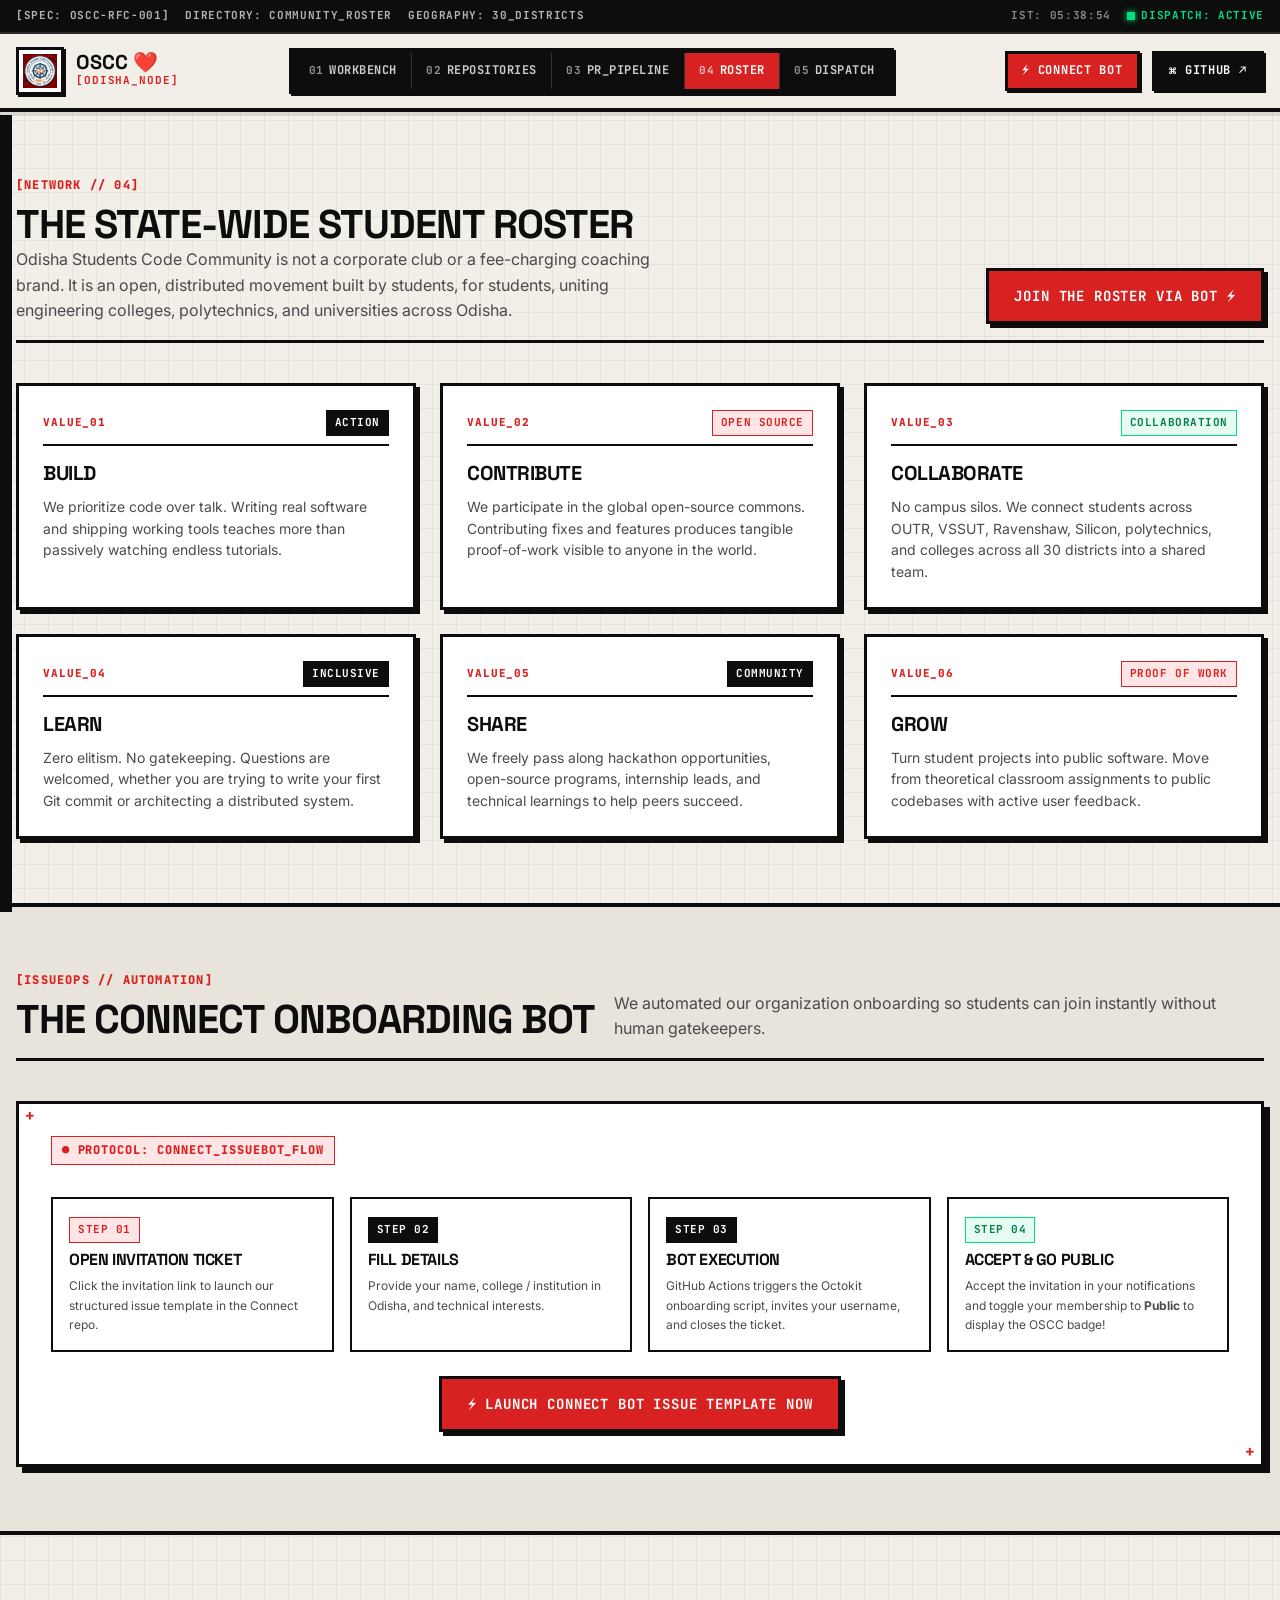
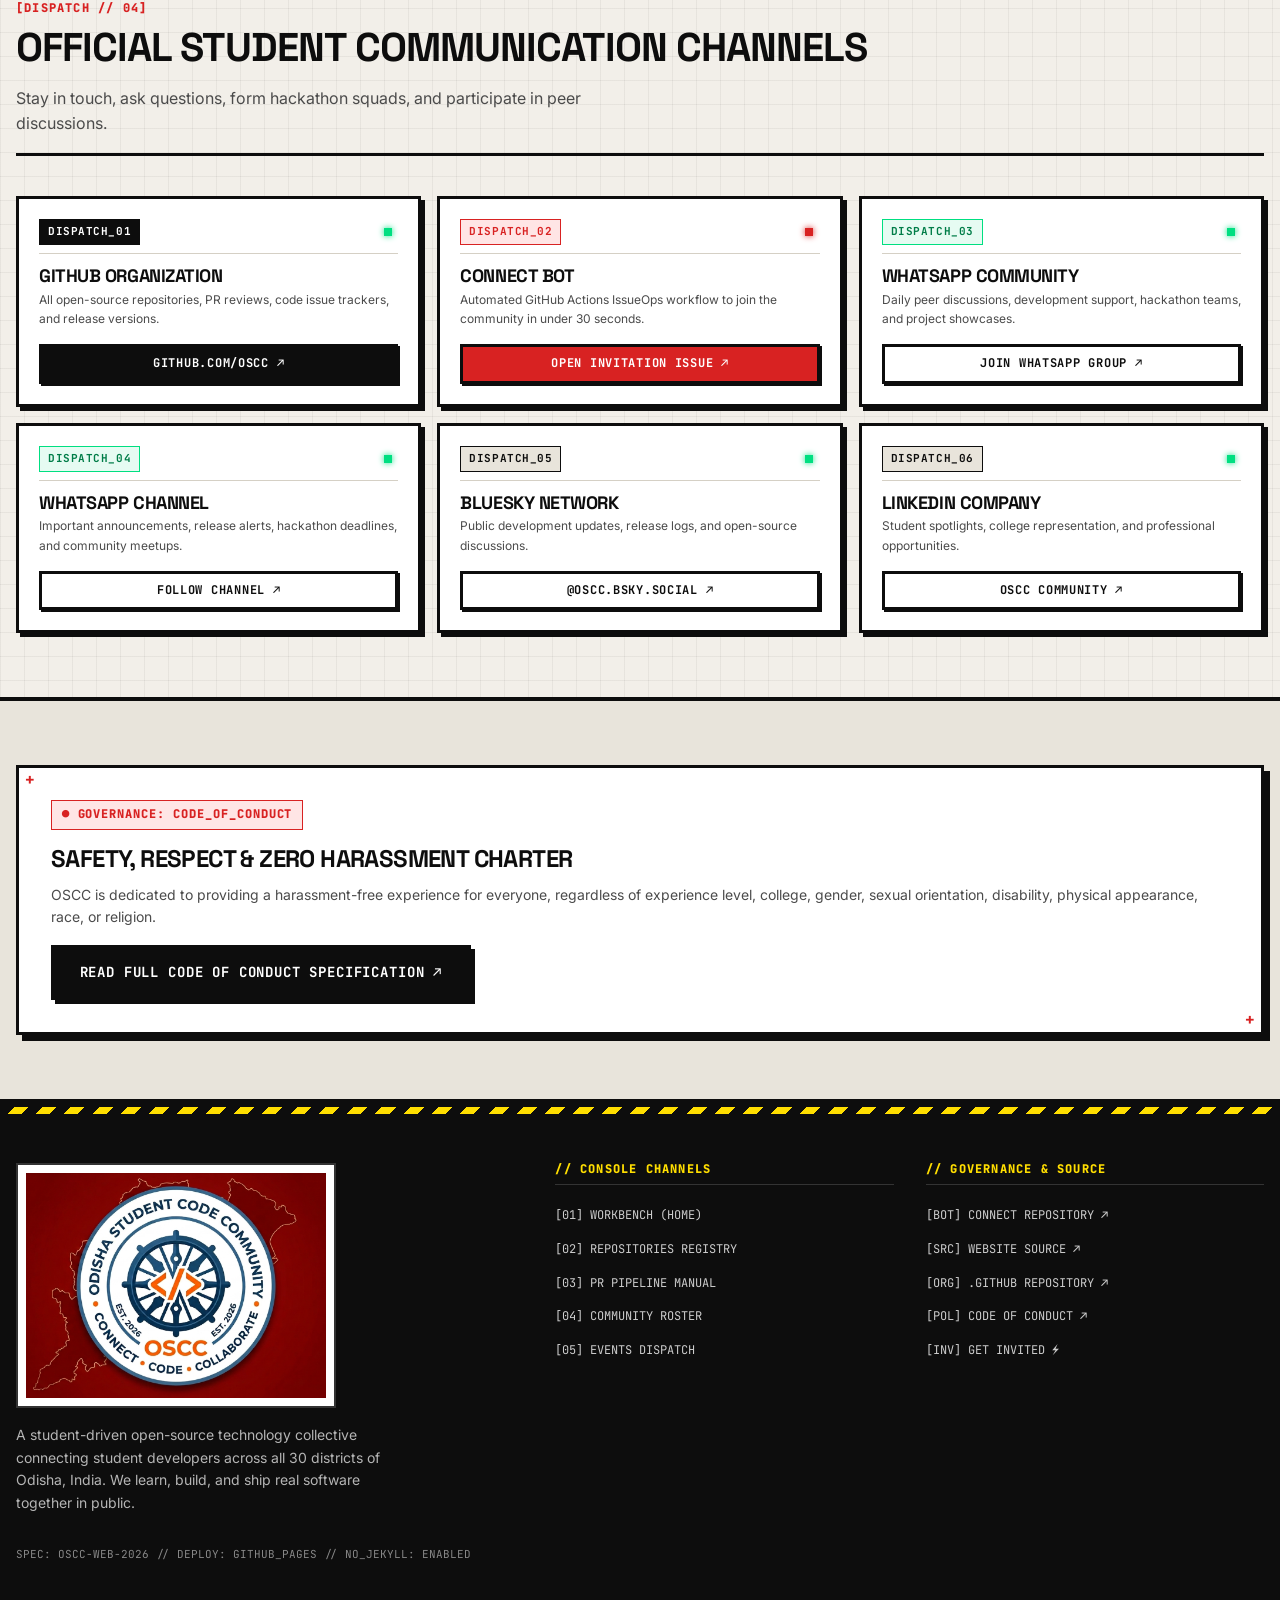
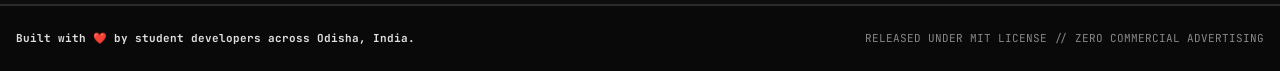
<file: pages/community.html>
<!DOCTYPE html>
<html lang="en">
<head>
  <meta charset="UTF-8">
  <meta name="viewport" content="width=device-width, initial-scale=1.0">
  <title>Community Roster & Values — Odisha Students Code Community (OSCC) ❤️</title>
  <meta name="description" content="Discover the OSCC student ecosystem, community values, safety charter, automated Connect onboarding bot, and official student channels.">
  
  <meta property="og:type" content="website">
  <meta property="og:url" content="https://odisha-students-code-community.github.io/pages/community.html">
  <meta property="og:title" content="OSCC Community & Student Network ❤️">
  <meta property="og:description" content="Connecting student developers from campuses across Odisha to learn, build, and grow together.">
  <meta property="og:image" content="../assets/icons/Full-Logo.png">
  <meta name="twitter:card" content="summary_large_image">

  <link rel="icon" type="image/png" href="../assets/icons/Logo.png">

  <!-- Google Fonts -->
  <link rel="preconnect" href="https://fonts.googleapis.com">
  <link rel="preconnect" href="https://fonts.gstatic.com" crossorigin>
  <link href="https://fonts.googleapis.com/css2?family=Inter:wght@400;500;600;700&family=JetBrains+Mono:wght@400;500;700;800&family=Space+Grotesk:wght@600;700;800&display=swap" rel="stylesheet">

  <!-- Stylesheets -->
  <link rel="stylesheet" href="../css/tokens.css">
  <link rel="stylesheet" href="../css/base.css">
  <link rel="stylesheet" href="../css/components.css">
  <link rel="stylesheet" href="../css/layout.css">
  <link rel="stylesheet" href="../css/responsive.css">
</head>
<body>

  <a href="#main-content" class="skip-link">Skip to main content</a>

  <!-- Top Diagnostic Status Rack -->
  <aside class="diagnostic-rack" aria-label="System Diagnostic Status">
    <div class="rack-left">
      <span>[SPEC: OSCC-RFC-001]</span>
      <span>DIRECTORY: COMMUNITY_ROSTER</span>
      <span>GEOGRAPHY: 30_DISTRICTS</span>
    </div>
    <div class="rack-right">
      <span id="ist-clock">IST: --:--:--</span>
      <span class="rack-status"><span class="status-led"></span>DISPATCH: ACTIVE</span>
    </div>
  </aside>

  <!-- Main Hardware Console Header -->
  <header class="console-header">
    <div class="console-nav-container">
      <a href="../index.html" class="console-brand" aria-label="OSCC Home">
        <div class="brand-stamp-box">
          <img src="../assets/icons/Logo.png" alt="OSCC Official Stamp Logo">
        </div>
        <div class="brand-text-block">
          <span class="brand-main-title">OSCC <span style="color:var(--oscc-red)">❤️</span></span>
          <span class="brand-sub-tag">[ODISHA_NODE]</span>
        </div>
      </a>

      <!-- Modular Segmented Rocker Navigation Rack -->
      <nav class="console-nav-rack" aria-label="Primary Console Navigation">
        <a href="../index.html" class="nav-channel">
          <span class="channel-num">01</span> WORKBENCH
        </a>
        <a href="projects.html" class="nav-channel">
          <span class="channel-num">02</span> REPOSITORIES
        </a>
        <a href="contribute.html" class="nav-channel">
          <span class="channel-num">03</span> PR_PIPELINE
        </a>
        <a href="community.html" class="nav-channel active">
          <span class="channel-num">04</span> ROSTER
        </a>
        <a href="events.html" class="nav-channel">
          <span class="channel-num">05</span> DISPATCH
        </a>
      </nav>

      <!-- Action Bay -->
      <div class="console-actions">
        <a href="https://github.com/Odisha-Students-Code-Community/Connect/issues/new?template=invitation.yml" target="_blank" rel="noopener noreferrer" class="btn btn-sm btn-red">
          ⚡ CONNECT BOT
        </a>
        <a href="https://github.com/Odisha-Students-Code-Community" target="_blank" rel="noopener noreferrer" class="btn btn-sm btn-dark btn-github-pill">
          ⌘ GITHUB ↗
        </a>
        <button class="console-mobile-toggle" aria-label="Toggle navigation drawer" aria-expanded="false">
          <span></span>
          <span></span>
          <span></span>
        </button>
      </div>
    </div>
  </header>

  <!-- Mobile Console Drawer -->
  <nav class="mobile-console-drawer" aria-label="Mobile Console Navigation">
    <a href="../index.html" class="mobile-channel-link">
      <span>[01] WORKBENCH</span> <span>↗</span>
    </a>
    <a href="projects.html" class="mobile-channel-link">
      <span>[02] REPOSITORIES</span> <span>↗</span>
    </a>
    <a href="contribute.html" class="mobile-channel-link">
      <span>[03] PR PIPELINE</span> <span>↗</span>
    </a>
    <a href="community.html" class="mobile-channel-link active">
      <span>[04] COMMUNITY ROSTER</span> <span>↗</span>
    </a>
    <a href="events.html" class="mobile-channel-link">
      <span>[05] EVENTS DISPATCH</span> <span>↗</span>
    </a>
    <div style="margin-top: var(--space-4); display: flex; flex-direction: column; gap: var(--space-2);">
      <a href="https://github.com/Odisha-Students-Code-Community/Connect/issues/new?template=invitation.yml" target="_blank" rel="noopener noreferrer" class="btn btn-red btn-block">
        ⚡ GET ORG INVITE VIA CONNECT BOT
      </a>
      <a href="https://github.com/Odisha-Students-Code-Community" target="_blank" rel="noopener noreferrer" class="btn btn-dark btn-block">
        ⌘ VIEW GITHUB ORGANIZATION ↗
      </a>
    </div>
  </nav>

  <!-- Main Content -->
  <main id="main-content">
    
    <!-- Hero / Header Deck -->
    <section class="section-workshop">
      <div class="container">
        <div class="section-header-deck">
          <div>
            <div class="section-tag-stamp">[NETWORK // 04]</div>
            <h1 class="section-headline">THE STATE-WIDE STUDENT ROSTER</h1>
            <p class="section-lead">
              Odisha Students Code Community is not a corporate club or a fee-charging coaching brand. It is an open, distributed movement built by students, for students, uniting engineering colleges, polytechnics, and universities across Odisha.
            </p>
          </div>
          <div>
            <a href="https://github.com/Odisha-Students-Code-Community/Connect/issues/new?template=invitation.yml" target="_blank" rel="noopener noreferrer" class="btn btn-red">
              JOIN THE ROSTER VIA BOT ⚡
            </a>
          </div>
        </div>

        <!-- 6 Core Community Values Matrix -->
        <div class="engines-grid" style="margin-top: var(--space-8);">
          
          <div class="engine-schematic">
            <div class="engine-header-row">
              <span class="engine-id">VALUE_01</span>
              <span class="tech-tag tag-dark">ACTION</span>
            </div>
            <h3 class="engine-title">BUILD</h3>
            <p class="engine-desc">
              We prioritize code over talk. Writing real software and shipping working tools teaches more than passively watching endless tutorials.
            </p>
          </div>

          <div class="engine-schematic">
            <div class="engine-header-row">
              <span class="engine-id">VALUE_02</span>
              <span class="tech-tag tag-red">OPEN SOURCE</span>
            </div>
            <h3 class="engine-title">CONTRIBUTE</h3>
            <p class="engine-desc">
              We participate in the global open-source commons. Contributing fixes and features produces tangible proof-of-work visible to anyone in the world.
            </p>
          </div>

          <div class="engine-schematic">
            <div class="engine-header-row">
              <span class="engine-id">VALUE_03</span>
              <span class="tech-tag tag-green">COLLABORATION</span>
            </div>
            <h3 class="engine-title">COLLABORATE</h3>
            <p class="engine-desc">
              No campus silos. We connect students across OUTR, VSSUT, Ravenshaw, Silicon, polytechnics, and colleges across all 30 districts into a shared team.
            </p>
          </div>

          <div class="engine-schematic">
            <div class="engine-header-row">
              <span class="engine-id">VALUE_04</span>
              <span class="tech-tag tag-dark">INCLUSIVE</span>
            </div>
            <h3 class="engine-title">LEARN</h3>
            <p class="engine-desc">
              Zero elitism. No gatekeeping. Questions are welcomed, whether you are trying to write your first Git commit or architecting a distributed system.
            </p>
          </div>

          <div class="engine-schematic">
            <div class="engine-header-row">
              <span class="engine-id">VALUE_05</span>
              <span class="tech-tag tag-dark">COMMUNITY</span>
            </div>
            <h3 class="engine-title">SHARE</h3>
            <p class="engine-desc">
              We freely pass along hackathon opportunities, open-source programs, internship leads, and technical learnings to help peers succeed.
            </p>
          </div>

          <div class="engine-schematic">
            <div class="engine-header-row">
              <span class="engine-id">VALUE_06</span>
              <span class="tech-tag tag-red">PROOF OF WORK</span>
            </div>
            <h3 class="engine-title">GROW</h3>
            <p class="engine-desc">
              Turn student projects into public software. Move from theoretical classroom assignments to public codebases with active user feedback.
            </p>
          </div>

        </div>
      </div>
    </section>

    <!-- Connect Bot Architecture Walkthrough -->
    <section class="section-workshop bg-alt">
      <div class="container">
        <div class="section-header-deck">
          <div>
            <div class="section-tag-stamp">[ISSUEOPS // AUTOMATION]</div>
            <h2 class="section-headline">THE CONNECT ONBOARDING BOT</h2>
          </div>
          <p class="section-lead">
            We automated our organization onboarding so students can join instantly without human gatekeepers.
          </p>
        </div>

        <div class="blueprint-box">
          <div class="hero-directive-label">
            <span>● PROTOCOL: CONNECT_ISSUEBOT_FLOW</span>
          </div>

          <div style="display: grid; grid-template-columns: repeat(auto-fit, minmax(240px, 1fr)); gap: var(--space-4); margin-top: var(--space-4);">
            
            <div style="border: var(--border-mid); background: var(--bg-paper-card); padding: var(--space-4);">
              <span class="tech-tag tag-red">STEP 01</span>
              <h4 style="font-family: var(--font-display); font-size: var(--text-base); margin: var(--space-2) 0;">OPEN INVITATION TICKET</h4>
              <p style="font-size: var(--text-xs); color: var(--text-muted); margin-bottom: 0;">
                Click the invitation link to launch our structured issue template in the Connect repo.
              </p>
            </div>

            <div style="border: var(--border-mid); background: var(--bg-paper-card); padding: var(--space-4);">
              <span class="tech-tag tag-dark">STEP 02</span>
              <h4 style="font-family: var(--font-display); font-size: var(--text-base); margin: var(--space-2) 0;">FILL DETAILS</h4>
              <p style="font-size: var(--text-xs); color: var(--text-muted); margin-bottom: 0;">
                Provide your name, college / institution in Odisha, and technical interests.
              </p>
            </div>

            <div style="border: var(--border-mid); background: var(--bg-paper-card); padding: var(--space-4);">
              <span class="tech-tag tag-dark">STEP 03</span>
              <h4 style="font-family: var(--font-display); font-size: var(--text-base); margin: var(--space-2) 0;">BOT EXECUTION</h4>
              <p style="font-size: var(--text-xs); color: var(--text-muted); margin-bottom: 0;">
                GitHub Actions triggers the Octokit onboarding script, invites your username, and closes the ticket.
              </p>
            </div>

            <div style="border: var(--border-mid); background: var(--bg-paper-card); padding: var(--space-4);">
              <span class="tech-tag tag-green">STEP 04</span>
              <h4 style="font-family: var(--font-display); font-size: var(--text-base); margin: var(--space-2) 0;">ACCEPT &amp; GO PUBLIC</h4>
              <p style="font-size: var(--text-xs); color: var(--text-muted); margin-bottom: 0;">
                Accept the invitation in your notifications and toggle your membership to <strong>Public</strong> to display the OSCC badge!
              </p>
            </div>

          </div>

          <div style="margin-top: var(--space-6); text-align: center;">
            <a href="https://github.com/Odisha-Students-Code-Community/Connect/issues/new?template=invitation.yml" target="_blank" rel="noopener noreferrer" class="btn btn-red">
              ⚡ LAUNCH CONNECT BOT ISSUE TEMPLATE NOW
            </a>
          </div>
        </div>
      </div>
    </section>

    <!-- Verified Channels Dispatch Board -->
    <section class="section-workshop">
      <div class="container">
        <div class="section-header-deck">
          <div>
            <div class="section-tag-stamp">[DISPATCH // 04]</div>
            <h2 class="section-headline">OFFICIAL STUDENT COMMUNICATION CHANNELS</h2>
          </div>
          <p class="section-lead">
            Stay in touch, ask questions, form hackathon squads, and participate in peer discussions.
          </p>
        </div>

        <div class="dispatch-board-grid">
          
          <div class="dispatch-ticket">
            <div class="dispatch-ticket-header">
              <span class="tech-tag tag-dark">DISPATCH_01</span>
              <span class="status-led"></span>
            </div>
            <h3 class="dispatch-ticket-title">GitHub Organization</h3>
            <p class="dispatch-ticket-desc">All open-source repositories, PR reviews, code issue trackers, and release versions.</p>
            <a href="https://github.com/Odisha-Students-Code-Community" target="_blank" rel="noopener noreferrer" class="btn btn-sm btn-dark">
              github.com/OSCC ↗
            </a>
          </div>

          <div class="dispatch-ticket">
            <div class="dispatch-ticket-header">
              <span class="tech-tag tag-red">DISPATCH_02</span>
              <span class="status-led led-red"></span>
            </div>
            <h3 class="dispatch-ticket-title">Connect Bot</h3>
            <p class="dispatch-ticket-desc">Automated GitHub Actions IssueOps workflow to join the community in under 30 seconds.</p>
            <a href="https://github.com/Odisha-Students-Code-Community/Connect/issues/new?template=invitation.yml" target="_blank" rel="noopener noreferrer" class="btn btn-sm btn-red">
              Open Invitation Issue ↗
            </a>
          </div>

          <div class="dispatch-ticket">
            <div class="dispatch-ticket-header">
              <span class="tech-tag tag-green">DISPATCH_03</span>
              <span class="status-led"></span>
            </div>
            <h3 class="dispatch-ticket-title">WhatsApp Community</h3>
            <p class="dispatch-ticket-desc">Daily peer discussions, development support, hackathon teams, and project showcases.</p>
            <a href="https://chat.whatsapp.com/invite/OSCC" target="_blank" rel="noopener noreferrer" class="btn btn-sm btn-outline">
              Join WhatsApp Group ↗
            </a>
          </div>

          <div class="dispatch-ticket">
            <div class="dispatch-ticket-header">
              <span class="tech-tag tag-green">DISPATCH_04</span>
              <span class="status-led"></span>
            </div>
            <h3 class="dispatch-ticket-title">WhatsApp Channel</h3>
            <p class="dispatch-ticket-desc">Important announcements, release alerts, hackathon deadlines, and community meetups.</p>
            <a href="https://whatsapp.com/channel/OSCC" target="_blank" rel="noopener noreferrer" class="btn btn-sm btn-outline">
              Follow Channel ↗
            </a>
          </div>

          <div class="dispatch-ticket">
            <div class="dispatch-ticket-header">
              <span class="tech-tag">DISPATCH_05</span>
              <span class="status-led"></span>
            </div>
            <h3 class="dispatch-ticket-title">Bluesky Network</h3>
            <p class="dispatch-ticket-desc">Public development updates, release logs, and open-source discussions.</p>
            <a href="https://bsky.app/profile/oscc.bsky.social" target="_blank" rel="noopener noreferrer" class="btn btn-sm btn-outline">
              @oscc.bsky.social ↗
            </a>
          </div>

          <div class="dispatch-ticket">
            <div class="dispatch-ticket-header">
              <span class="tech-tag">DISPATCH_06</span>
              <span class="status-led"></span>
            </div>
            <h3 class="dispatch-ticket-title">LinkedIn Company</h3>
            <p class="dispatch-ticket-desc">Student spotlights, college representation, and professional opportunities.</p>
            <a href="https://www.linkedin.com/company/odisha-students-code-community/" target="_blank" rel="noopener noreferrer" class="btn btn-sm btn-outline">
              OSCC Community ↗
            </a>
          </div>

        </div>
      </div>
    </section>

    <!-- Code of Conduct Summary -->
    <section class="section-workshop bg-alt">
      <div class="container">
        <div class="blueprint-box">
          <div class="hero-directive-label">
            <span>● GOVERNANCE: CODE_OF_CONDUCT</span>
          </div>
          <h2 style="font-family: var(--font-display); font-size: var(--text-2xl); text-transform: uppercase; margin-bottom: var(--space-3);">
            SAFETY, RESPECT &amp; ZERO HARASSMENT CHARTER
          </h2>
          <p style="font-size: var(--text-sm); color: var(--text-muted); line-height: 1.6; margin-bottom: var(--space-4);">
            OSCC is dedicated to providing a harassment-free experience for everyone, regardless of experience level, college, gender, sexual orientation, disability, physical appearance, race, or religion.
          </p>
          <div style="display: flex; gap: var(--space-3); flex-wrap: wrap;">
            <a href="https://github.com/Odisha-Students-Code-Community/.github/blob/main/CODE_OF_CONDUCT.md" target="_blank" rel="noopener noreferrer" class="btn btn-dark">
              READ FULL CODE OF CONDUCT SPECIFICATION ↗
            </a>
          </div>
        </div>
      </div>
    </section>

  </main>

  <!-- Industrial Brutalist Footer Deck -->
  <footer class="footer-deck">
    <div class="hazard-stripe"></div>
    <div class="container">
      <div class="footer-main-panel">
        
        <div class="footer-brand-deck">
          <div class="footer-logo-banner">
            <img src="../assets/icons/Full-Logo.png" alt="Odisha Students Code Community Full Official Banner">
          </div>
          <p class="footer-lead">
            A student-driven open-source technology collective connecting student developers across all 30 districts of Odisha, India. We learn, build, and ship real software together in public.
          </p>
          <div style="font-family: var(--font-mono); font-size: var(--text-2xs); color: #888888;">
            SPEC: OSCC-WEB-2026 // DEPLOY: GITHUB_PAGES // NO_JEKYLL: ENABLED
          </div>
        </div>

        <div class="footer-nav-col">
          <h4>// CONSOLE CHANNELS</h4>
          <ul class="footer-link-list">
            <li><a href="../index.html">[01] WORKBENCH (HOME)</a></li>
            <li><a href="projects.html">[02] REPOSITORIES REGISTRY</a></li>
            <li><a href="contribute.html">[03] PR PIPELINE MANUAL</a></li>
            <li><a href="community.html">[04] COMMUNITY ROSTER</a></li>
            <li><a href="events.html">[05] EVENTS DISPATCH</a></li>
          </ul>
        </div>

        <div class="footer-nav-col">
          <h4>// GOVERNANCE & SOURCE</h4>
          <ul class="footer-link-list">
            <li><a href="https://github.com/Odisha-Students-Code-Community/Connect" target="_blank" rel="noopener noreferrer">[BOT] CONNECT REPOSITORY ↗</a></li>
            <li><a href="https://github.com/Odisha-Students-Code-Community/Odisha-Students-Code-Community.github.io" target="_blank" rel="noopener noreferrer">[SRC] WEBSITE SOURCE ↗</a></li>
            <li><a href="https://github.com/Odisha-Students-Code-Community/.github" target="_blank" rel="noopener noreferrer">[ORG] .GITHUB REPOSITORY ↗</a></li>
            <li><a href="https://github.com/Odisha-Students-Code-Community/.github/blob/main/CODE_OF_CONDUCT.md" target="_blank" rel="noopener noreferrer">[POL] CODE OF CONDUCT ↗</a></li>
            <li><a href="https://github.com/Odisha-Students-Code-Community/Connect/issues/new?template=invitation.yml" target="_blank" rel="noopener noreferrer">[INV] GET INVITED ⚡</a></li>
          </ul>
        </div>

      </div>
    </div>

    <div class="footer-spec-bottom">
      <div class="container">
        <div class="footer-bottom-flex">
          <span class="footer-made-with">Built with ❤️ by student developers across Odisha, India.</span>
          <span>RELEASED UNDER MIT LICENSE // ZERO COMMERCIAL ADVERTISING</span>
        </div>
      </div>
    </div>
  </footer>

  <!-- Scripts -->
  <script src="../js/app.js"></script>
</body>
</html>
</file>
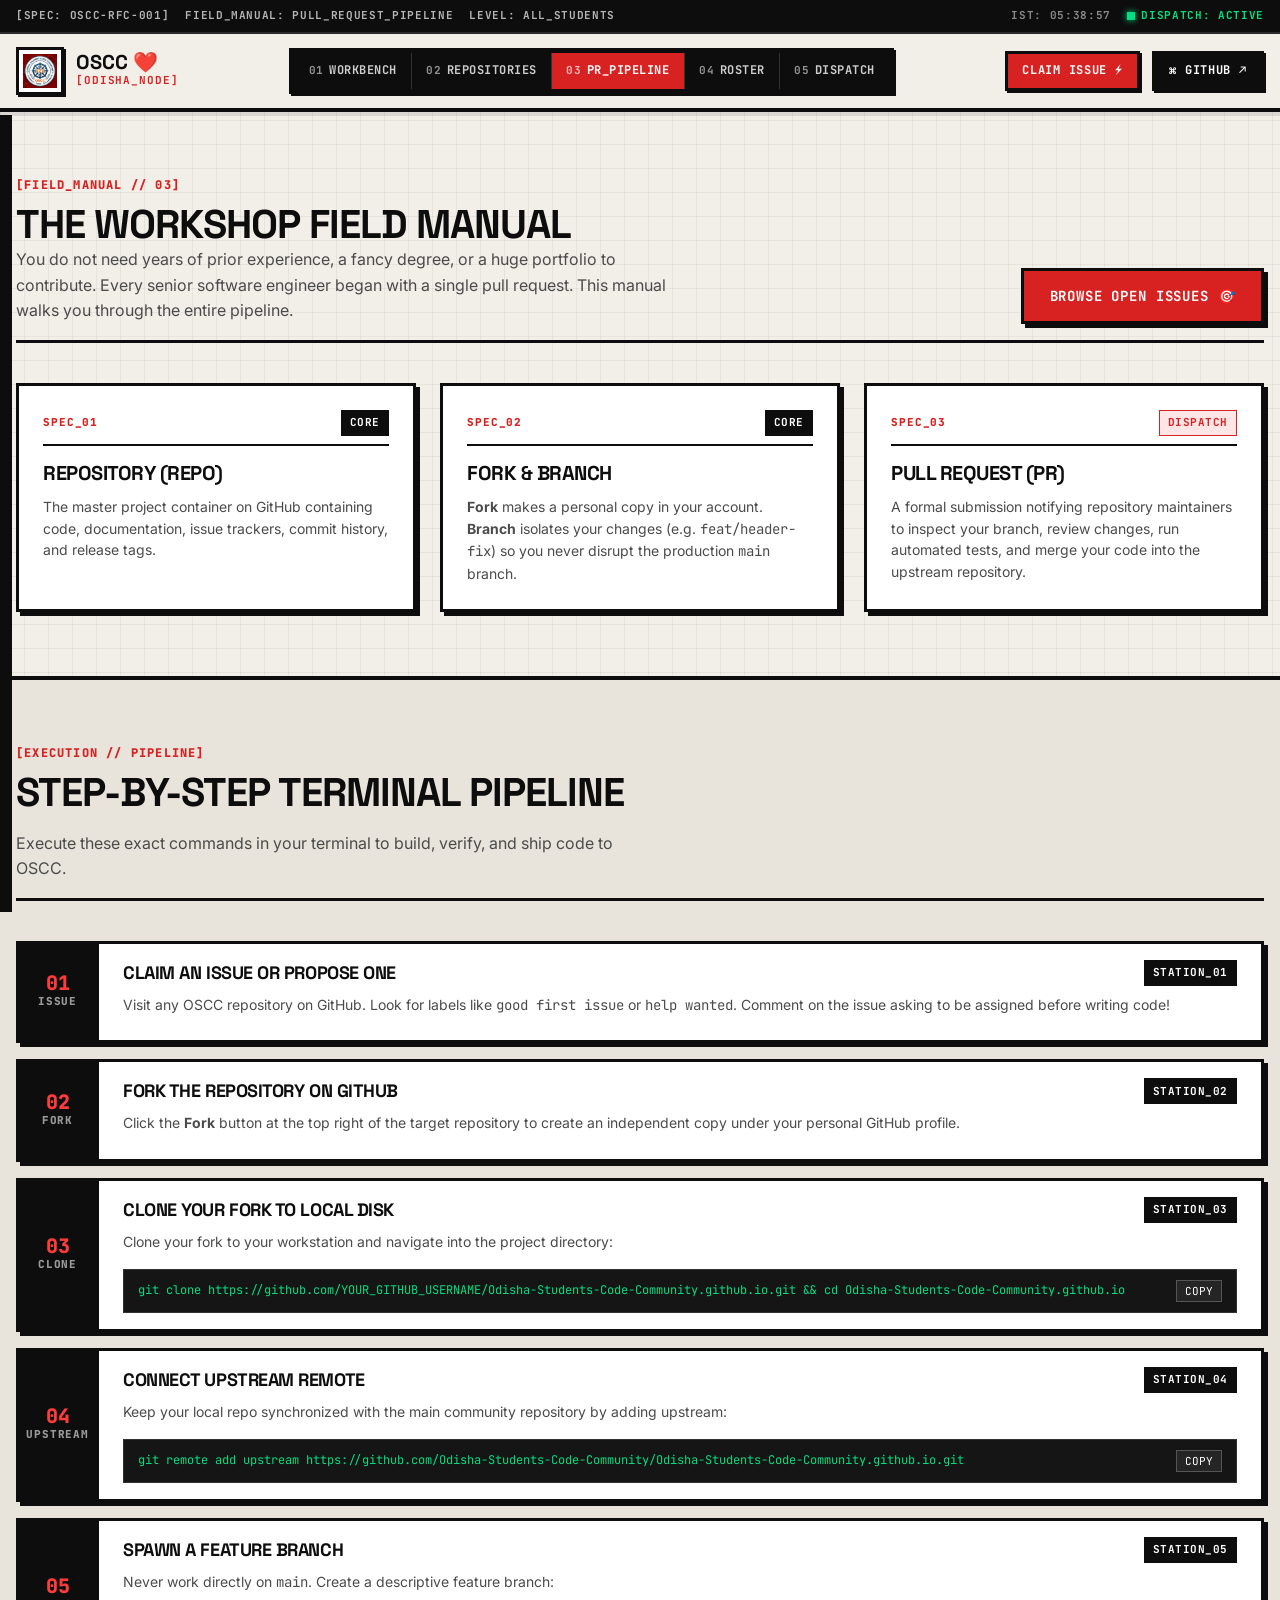
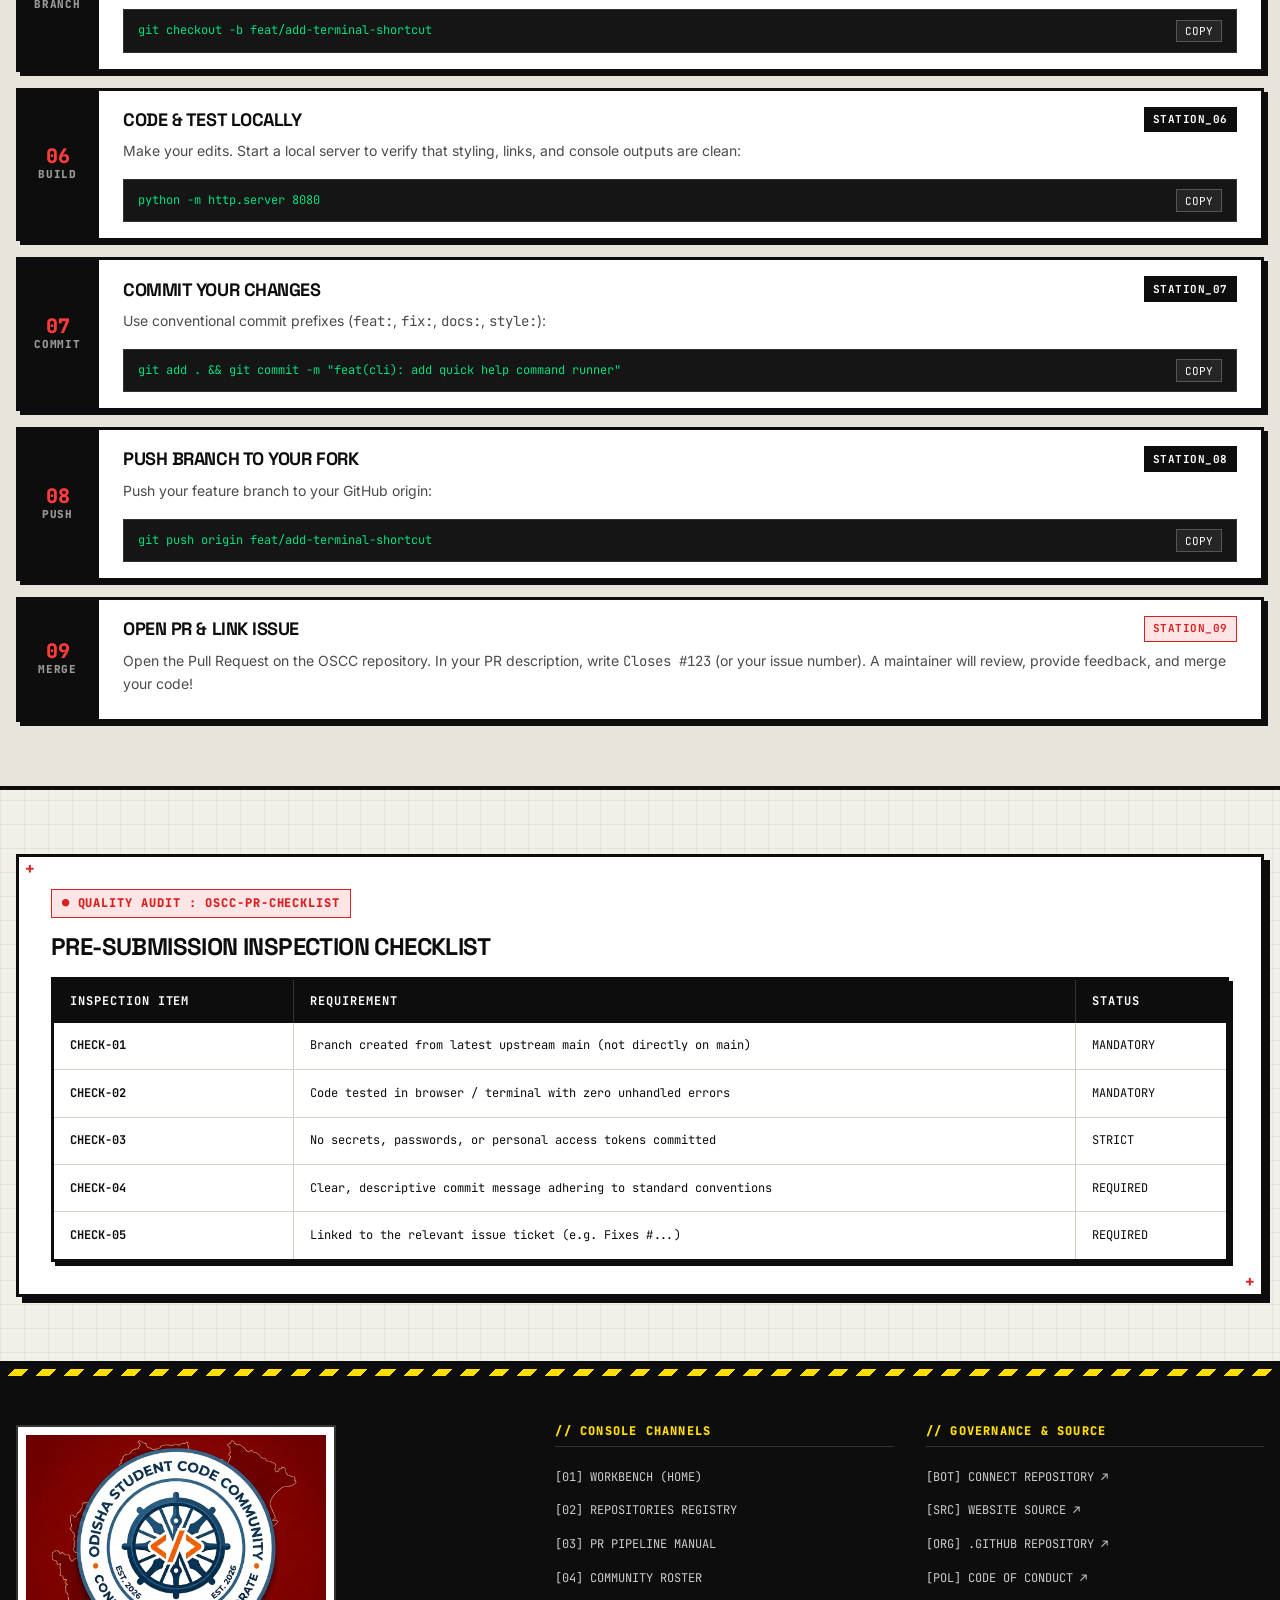
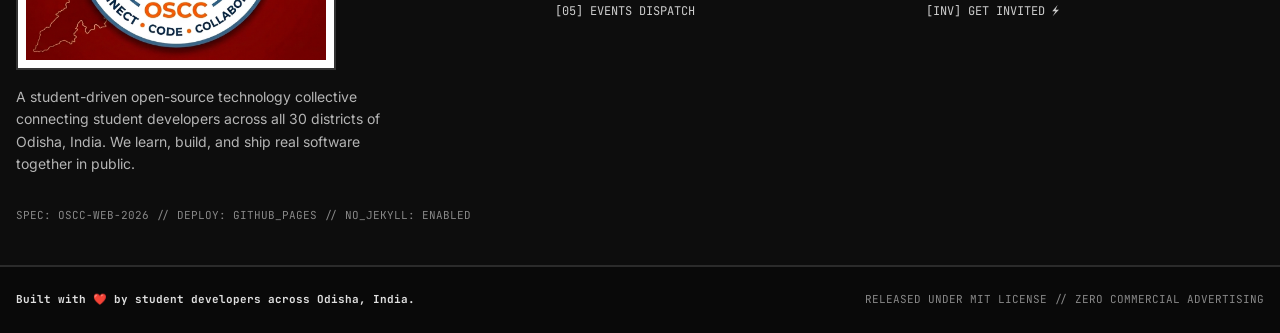
<file: pages/contribute.html>
<!DOCTYPE html>
<html lang="en">
<head>
  <meta charset="UTF-8">
  <meta name="viewport" content="width=device-width, initial-scale=1.0">
  <title>PR Pipeline & Manual — Odisha Students Code Community (OSCC) ❤️</title>
  <meta name="description" content="A beginner-friendly technical field manual for student developers across Odisha to make their very first open-source pull request.">
  
  <meta property="og:type" content="website">
  <meta property="og:url" content="https://odisha-students-code-community.github.io/pages/contribute.html">
  <meta property="og:title" content="OSCC Contributor Field Manual ❤️">
  <meta property="og:description" content="Step-by-step guide to making your first pull request, finding good first issues, and collaborating in the open.">
  <meta property="og:image" content="../assets/icons/Full-Logo.png">
  <meta name="twitter:card" content="summary_large_image">

  <link rel="icon" type="image/png" href="../assets/icons/Logo.png">

  <!-- Google Fonts -->
  <link rel="preconnect" href="https://fonts.googleapis.com">
  <link rel="preconnect" href="https://fonts.gstatic.com" crossorigin>
  <link href="https://fonts.googleapis.com/css2?family=Inter:wght@400;500;600;700&family=JetBrains+Mono:wght@400;500;700;800&family=Space+Grotesk:wght@600;700;800&display=swap" rel="stylesheet">

  <!-- Stylesheets -->
  <link rel="stylesheet" href="../css/tokens.css">
  <link rel="stylesheet" href="../css/base.css">
  <link rel="stylesheet" href="../css/components.css">
  <link rel="stylesheet" href="../css/layout.css">
  <link rel="stylesheet" href="../css/responsive.css">
</head>
<body>

  <a href="#main-content" class="skip-link">Skip to main content</a>

  <!-- Top Diagnostic Status Rack -->
  <aside class="diagnostic-rack" aria-label="System Diagnostic Status">
    <div class="rack-left">
      <span>[SPEC: OSCC-RFC-001]</span>
      <span>FIELD_MANUAL: PULL_REQUEST_PIPELINE</span>
      <span>LEVEL: ALL_STUDENTS</span>
    </div>
    <div class="rack-right">
      <span id="ist-clock">IST: --:--:--</span>
      <span class="rack-status"><span class="status-led"></span>DISPATCH: ACTIVE</span>
    </div>
  </aside>

  <!-- Main Hardware Console Header -->
  <header class="console-header">
    <div class="console-nav-container">
      <a href="../index.html" class="console-brand" aria-label="OSCC Home">
        <div class="brand-stamp-box">
          <img src="../assets/icons/Logo.png" alt="OSCC Official Stamp Logo">
        </div>
        <div class="brand-text-block">
          <span class="brand-main-title">OSCC <span style="color:var(--oscc-red)">❤️</span></span>
          <span class="brand-sub-tag">[ODISHA_NODE]</span>
        </div>
      </a>

      <!-- Modular Segmented Rocker Navigation Rack -->
      <nav class="console-nav-rack" aria-label="Primary Console Navigation">
        <a href="../index.html" class="nav-channel">
          <span class="channel-num">01</span> WORKBENCH
        </a>
        <a href="projects.html" class="nav-channel">
          <span class="channel-num">02</span> REPOSITORIES
        </a>
        <a href="contribute.html" class="nav-channel active">
          <span class="channel-num">03</span> PR_PIPELINE
        </a>
        <a href="community.html" class="nav-channel">
          <span class="channel-num">04</span> ROSTER
        </a>
        <a href="events.html" class="nav-channel">
          <span class="channel-num">05</span> DISPATCH
        </a>
      </nav>

      <!-- Action Bay -->
      <div class="console-actions">
        <a href="projects.html" class="btn btn-sm btn-red">
          CLAIM ISSUE ⚡
        </a>
        <a href="https://github.com/Odisha-Students-Code-Community" target="_blank" rel="noopener noreferrer" class="btn btn-sm btn-dark btn-github-pill">
          ⌘ GITHUB ↗
        </a>
        <button class="console-mobile-toggle" aria-label="Toggle navigation drawer" aria-expanded="false">
          <span></span>
          <span></span>
          <span></span>
        </button>
      </div>
    </div>
  </header>

  <!-- Mobile Console Drawer -->
  <nav class="mobile-console-drawer" aria-label="Mobile Console Navigation">
    <a href="../index.html" class="mobile-channel-link">
      <span>[01] WORKBENCH</span> <span>↗</span>
    </a>
    <a href="projects.html" class="mobile-channel-link">
      <span>[02] REPOSITORIES</span> <span>↗</span>
    </a>
    <a href="contribute.html" class="mobile-channel-link active">
      <span>[03] PR PIPELINE</span> <span>↗</span>
    </a>
    <a href="community.html" class="mobile-channel-link">
      <span>[04] COMMUNITY ROSTER</span> <span>↗</span>
    </a>
    <a href="events.html" class="mobile-channel-link">
      <span>[05] EVENTS DISPATCH</span> <span>↗</span>
    </a>
    <div style="margin-top: var(--space-4); display: flex; flex-direction: column; gap: var(--space-2);">
      <a href="https://github.com/Odisha-Students-Code-Community/Connect/issues/new?template=invitation.yml" target="_blank" rel="noopener noreferrer" class="btn btn-red btn-block">
        ⚡ GET ORG INVITE VIA CONNECT BOT
      </a>
      <a href="https://github.com/Odisha-Students-Code-Community" target="_blank" rel="noopener noreferrer" class="btn btn-dark btn-block">
        ⌘ VIEW GITHUB ORGANIZATION ↗
      </a>
    </div>
  </nav>

  <!-- Main Content -->
  <main id="main-content">
    
    <!-- Hero / Lead Section -->
    <section class="section-workshop">
      <div class="container">
        <div class="section-header-deck">
          <div>
            <div class="section-tag-stamp">[FIELD_MANUAL // 03]</div>
            <h1 class="section-headline">THE WORKSHOP FIELD MANUAL</h1>
            <p class="section-lead">
              You do not need years of prior experience, a fancy degree, or a huge portfolio to contribute. Every senior software engineer began with a single pull request. This manual walks you through the entire pipeline.
            </p>
          </div>
          <div>
            <a href="projects.html" class="btn btn-red">
              BROWSE OPEN ISSUES 🎯
            </a>
          </div>
        </div>

        <!-- Terminology Schematics -->
        <div class="engines-grid" style="margin-top: var(--space-8);">
          
          <div class="engine-schematic">
            <div class="engine-header-row">
              <span class="engine-id">SPEC_01</span>
              <span class="tech-tag tag-dark">CORE</span>
            </div>
            <h3 class="engine-title">REPOSITORY (REPO)</h3>
            <p class="engine-desc">
              The master project container on GitHub containing code, documentation, issue trackers, commit history, and release tags.
            </p>
          </div>

          <div class="engine-schematic">
            <div class="engine-header-row">
              <span class="engine-id">SPEC_02</span>
              <span class="tech-tag tag-dark">CORE</span>
            </div>
            <h3 class="engine-title">FORK & BRANCH</h3>
            <p class="engine-desc">
              <strong>Fork</strong> makes a personal copy in your account. <strong>Branch</strong> isolates your changes (e.g. <code>feat/header-fix</code>) so you never disrupt the production <code>main</code> branch.
            </p>
          </div>

          <div class="engine-schematic">
            <div class="engine-header-row">
              <span class="engine-id">SPEC_03</span>
              <span class="tech-tag tag-red">DISPATCH</span>
            </div>
            <h3 class="engine-title">PULL REQUEST (PR)</h3>
            <p class="engine-desc">
              A formal submission notifying repository maintainers to inspect your branch, review changes, run automated tests, and merge your code into the upstream repository.
            </p>
          </div>

        </div>
      </div>
    </section>

    <!-- 9-Step Pipeline Execution Track -->
    <section class="section-workshop bg-alt">
      <div class="container">
        <div class="section-header-deck">
          <div>
            <div class="section-tag-stamp">[EXECUTION // PIPELINE]</div>
            <h2 class="section-headline">STEP-BY-STEP TERMINAL PIPELINE</h2>
          </div>
          <p class="section-lead">
            Execute these exact commands in your terminal to build, verify, and ship code to OSCC.
          </p>
        </div>

        <div class="pipeline-conveyor">

          <!-- Step 1 -->
          <div class="pipeline-station">
            <div class="station-marker">
              <span class="station-num">01</span>
              <span class="station-sub">ISSUE</span>
            </div>
            <div class="station-content">
              <div class="station-header-row">
                <h3 class="station-title">CLAIM AN ISSUE OR PROPOSE ONE</h3>
                <span class="tech-tag tag-dark">STATION_01</span>
              </div>
              <p style="font-size: var(--text-sm); color: var(--text-muted); margin-bottom: var(--space-2);">
                Visit any OSCC repository on GitHub. Look for labels like <code>good first issue</code> or <code>help wanted</code>. Comment on the issue asking to be assigned before writing code!
              </p>
            </div>
          </div>

          <!-- Step 2 -->
          <div class="pipeline-station">
            <div class="station-marker">
              <span class="station-num">02</span>
              <span class="station-sub">FORK</span>
            </div>
            <div class="station-content">
              <div class="station-header-row">
                <h3 class="station-title">FORK THE REPOSITORY ON GITHUB</h3>
                <span class="tech-tag tag-dark">STATION_02</span>
              </div>
              <p style="font-size: var(--text-sm); color: var(--text-muted); margin-bottom: var(--space-2);">
                Click the <strong>Fork</strong> button at the top right of the target repository to create an independent copy under your personal GitHub profile.
              </p>
            </div>
          </div>

          <!-- Step 3 -->
          <div class="pipeline-station">
            <div class="station-marker">
              <span class="station-num">03</span>
              <span class="station-sub">CLONE</span>
            </div>
            <div class="station-content">
              <div class="station-header-row">
                <h3 class="station-title">CLONE YOUR FORK TO LOCAL DISK</h3>
                <span class="tech-tag tag-dark">STATION_03</span>
              </div>
              <p style="font-size: var(--text-sm); color: var(--text-muted); margin-bottom: var(--space-2);">
                Clone your fork to your workstation and navigate into the project directory:
              </p>
              <div class="station-cmd-box">
                <code>git clone https://github.com/YOUR_GITHUB_USERNAME/Odisha-Students-Code-Community.github.io.git &amp;&amp; cd Odisha-Students-Code-Community.github.io</code>
                <button class="btn-copy-cmd" data-cmd="git clone https://github.com/YOUR_GITHUB_USERNAME/Odisha-Students-Code-Community.github.io.git &amp;&amp; cd Odisha-Students-Code-Community.github.io">COPY</button>
              </div>
            </div>
          </div>

          <!-- Step 4 -->
          <div class="pipeline-station">
            <div class="station-marker">
              <span class="station-num">04</span>
              <span class="station-sub">UPSTREAM</span>
            </div>
            <div class="station-content">
              <div class="station-header-row">
                <h3 class="station-title">CONNECT UPSTREAM REMOTE</h3>
                <span class="tech-tag tag-dark">STATION_04</span>
              </div>
              <p style="font-size: var(--text-sm); color: var(--text-muted); margin-bottom: var(--space-2);">
                Keep your local repo synchronized with the main community repository by adding upstream:
              </p>
              <div class="station-cmd-box">
                <code>git remote add upstream https://github.com/Odisha-Students-Code-Community/Odisha-Students-Code-Community.github.io.git</code>
                <button class="btn-copy-cmd" data-cmd="git remote add upstream https://github.com/Odisha-Students-Code-Community/Odisha-Students-Code-Community.github.io.git">COPY</button>
              </div>
            </div>
          </div>

          <!-- Step 5 -->
          <div class="pipeline-station">
            <div class="station-marker">
              <span class="station-num">05</span>
              <span class="station-sub">BRANCH</span>
            </div>
            <div class="station-content">
              <div class="station-header-row">
                <h3 class="station-title">SPAWN A FEATURE BRANCH</h3>
                <span class="tech-tag tag-dark">STATION_05</span>
              </div>
              <p style="font-size: var(--text-sm); color: var(--text-muted); margin-bottom: var(--space-2);">
                Never work directly on <code>main</code>. Create a descriptive feature branch:
              </p>
              <div class="station-cmd-box">
                <code>git checkout -b feat/add-terminal-shortcut</code>
                <button class="btn-copy-cmd" data-cmd="git checkout -b feat/add-terminal-shortcut">COPY</button>
              </div>
            </div>
          </div>

          <!-- Step 6 -->
          <div class="pipeline-station">
            <div class="station-marker">
              <span class="station-num">06</span>
              <span class="station-sub">BUILD</span>
            </div>
            <div class="station-content">
              <div class="station-header-row">
                <h3 class="station-title">CODE &amp; TEST LOCALLY</h3>
                <span class="tech-tag tag-dark">STATION_06</span>
              </div>
              <p style="font-size: var(--text-sm); color: var(--text-muted); margin-bottom: var(--space-2);">
                Make your edits. Start a local server to verify that styling, links, and console outputs are clean:
              </p>
              <div class="station-cmd-box">
                <code>python -m http.server 8080</code>
                <button class="btn-copy-cmd" data-cmd="python -m http.server 8080">COPY</button>
              </div>
            </div>
          </div>

          <!-- Step 7 -->
          <div class="pipeline-station">
            <div class="station-marker">
              <span class="station-num">07</span>
              <span class="station-sub">COMMIT</span>
            </div>
            <div class="station-content">
              <div class="station-header-row">
                <h3 class="station-title">COMMIT YOUR CHANGES</h3>
                <span class="tech-tag tag-dark">STATION_07</span>
              </div>
              <p style="font-size: var(--text-sm); color: var(--text-muted); margin-bottom: var(--space-2);">
                Use conventional commit prefixes (<code>feat:</code>, <code>fix:</code>, <code>docs:</code>, <code>style:</code>):
              </p>
              <div class="station-cmd-box">
                <code>git add . &amp;&amp; git commit -m "feat(cli): add quick help command runner"</code>
                <button class="btn-copy-cmd" data-cmd="git add . &amp;&amp; git commit -m &quot;feat(cli): add quick help command runner&quot;">COPY</button>
              </div>
            </div>
          </div>

          <!-- Step 8 -->
          <div class="pipeline-station">
            <div class="station-marker">
              <span class="station-num">08</span>
              <span class="station-sub">PUSH</span>
            </div>
            <div class="station-content">
              <div class="station-header-row">
                <h3 class="station-title">PUSH BRANCH TO YOUR FORK</h3>
                <span class="tech-tag tag-dark">STATION_08</span>
              </div>
              <p style="font-size: var(--text-sm); color: var(--text-muted); margin-bottom: var(--space-2);">
                Push your feature branch to your GitHub origin:
              </p>
              <div class="station-cmd-box">
                <code>git push origin feat/add-terminal-shortcut</code>
                <button class="btn-copy-cmd" data-cmd="git push origin feat/add-terminal-shortcut">COPY</button>
              </div>
            </div>
          </div>

          <!-- Step 9 -->
          <div class="pipeline-station">
            <div class="station-marker">
              <span class="station-num">09</span>
              <span class="station-sub">MERGE</span>
            </div>
            <div class="station-content">
              <div class="station-header-row">
                <h3 class="station-title">OPEN PR &amp; LINK ISSUE</h3>
                <span class="tech-tag tag-red">STATION_09</span>
              </div>
              <p style="font-size: var(--text-sm); color: var(--text-muted); margin-bottom: var(--space-2);">
                Open the Pull Request on the OSCC repository. In your PR description, write <code>Closes #123</code> (or your issue number). A maintainer will review, provide feedback, and merge your code!
              </p>
            </div>
          </div>

        </div>
      </div>
    </section>

    <!-- Inspection Checklist -->
    <section class="section-workshop">
      <div class="container">
        <div class="blueprint-box">
          <div class="hero-directive-label">
            <span>● QUALITY AUDIT : OSCC-PR-CHECKLIST</span>
          </div>
          <h2 style="font-family: var(--font-display); font-size: var(--text-2xl); text-transform: uppercase; margin-bottom: var(--space-4);">
            PRE-SUBMISSION INSPECTION CHECKLIST
          </h2>
          <div class="spec-table-wrap">
            <table class="spec-table" aria-label="PR Quality Checklist">
              <thead>
                <tr>
                  <th>INSPECTION ITEM</th>
                  <th>REQUIREMENT</th>
                  <th>STATUS</th>
                </tr>
              </thead>
              <tbody>
                <tr>
                  <td class="spec-param-id">CHECK-01</td>
                  <td>Branch created from latest upstream main (not directly on main)</td>
                  <td>MANDATORY</td>
                </tr>
                <tr>
                  <td class="spec-param-id">CHECK-02</td>
                  <td>Code tested in browser / terminal with zero unhandled errors</td>
                  <td>MANDATORY</td>
                </tr>
                <tr>
                  <td class="spec-param-id">CHECK-03</td>
                  <td>No secrets, passwords, or personal access tokens committed</td>
                  <td>STRICT</td>
                </tr>
                <tr>
                  <td class="spec-param-id">CHECK-04</td>
                  <td>Clear, descriptive commit message adhering to standard conventions</td>
                  <td>REQUIRED</td>
                </tr>
                <tr>
                  <td class="spec-param-id">CHECK-05</td>
                  <td>Linked to the relevant issue ticket (e.g. <code>Fixes #...</code>)</td>
                  <td>REQUIRED</td>
                </tr>
              </tbody>
            </table>
          </div>
        </div>
      </div>
    </section>

  </main>

  <!-- Industrial Brutalist Footer Deck -->
  <footer class="footer-deck">
    <div class="hazard-stripe"></div>
    <div class="container">
      <div class="footer-main-panel">
        
        <div class="footer-brand-deck">
          <div class="footer-logo-banner">
            <img src="../assets/icons/Full-Logo.png" alt="Odisha Students Code Community Full Official Banner">
          </div>
          <p class="footer-lead">
            A student-driven open-source technology collective connecting student developers across all 30 districts of Odisha, India. We learn, build, and ship real software together in public.
          </p>
          <div style="font-family: var(--font-mono); font-size: var(--text-2xs); color: #888888;">
            SPEC: OSCC-WEB-2026 // DEPLOY: GITHUB_PAGES // NO_JEKYLL: ENABLED
          </div>
        </div>

        <div class="footer-nav-col">
          <h4>// CONSOLE CHANNELS</h4>
          <ul class="footer-link-list">
            <li><a href="../index.html">[01] WORKBENCH (HOME)</a></li>
            <li><a href="projects.html">[02] REPOSITORIES REGISTRY</a></li>
            <li><a href="contribute.html">[03] PR PIPELINE MANUAL</a></li>
            <li><a href="community.html">[04] COMMUNITY ROSTER</a></li>
            <li><a href="events.html">[05] EVENTS DISPATCH</a></li>
          </ul>
        </div>

        <div class="footer-nav-col">
          <h4>// GOVERNANCE & SOURCE</h4>
          <ul class="footer-link-list">
            <li><a href="https://github.com/Odisha-Students-Code-Community/Connect" target="_blank" rel="noopener noreferrer">[BOT] CONNECT REPOSITORY ↗</a></li>
            <li><a href="https://github.com/Odisha-Students-Code-Community/Odisha-Students-Code-Community.github.io" target="_blank" rel="noopener noreferrer">[SRC] WEBSITE SOURCE ↗</a></li>
            <li><a href="https://github.com/Odisha-Students-Code-Community/.github" target="_blank" rel="noopener noreferrer">[ORG] .GITHUB REPOSITORY ↗</a></li>
            <li><a href="https://github.com/Odisha-Students-Code-Community/.github/blob/main/CODE_OF_CONDUCT.md" target="_blank" rel="noopener noreferrer">[POL] CODE OF CONDUCT ↗</a></li>
            <li><a href="https://github.com/Odisha-Students-Code-Community/Connect/issues/new?template=invitation.yml" target="_blank" rel="noopener noreferrer">[INV] GET INVITED ⚡</a></li>
          </ul>
        </div>

      </div>
    </div>

    <div class="footer-spec-bottom">
      <div class="container">
        <div class="footer-bottom-flex">
          <span class="footer-made-with">Built with ❤️ by student developers across Odisha, India.</span>
          <span>RELEASED UNDER MIT LICENSE // ZERO COMMERCIAL ADVERTISING</span>
        </div>
      </div>
    </div>
  </footer>

  <!-- Scripts -->
  <script src="../js/app.js"></script>
</body>
</html>
</file>
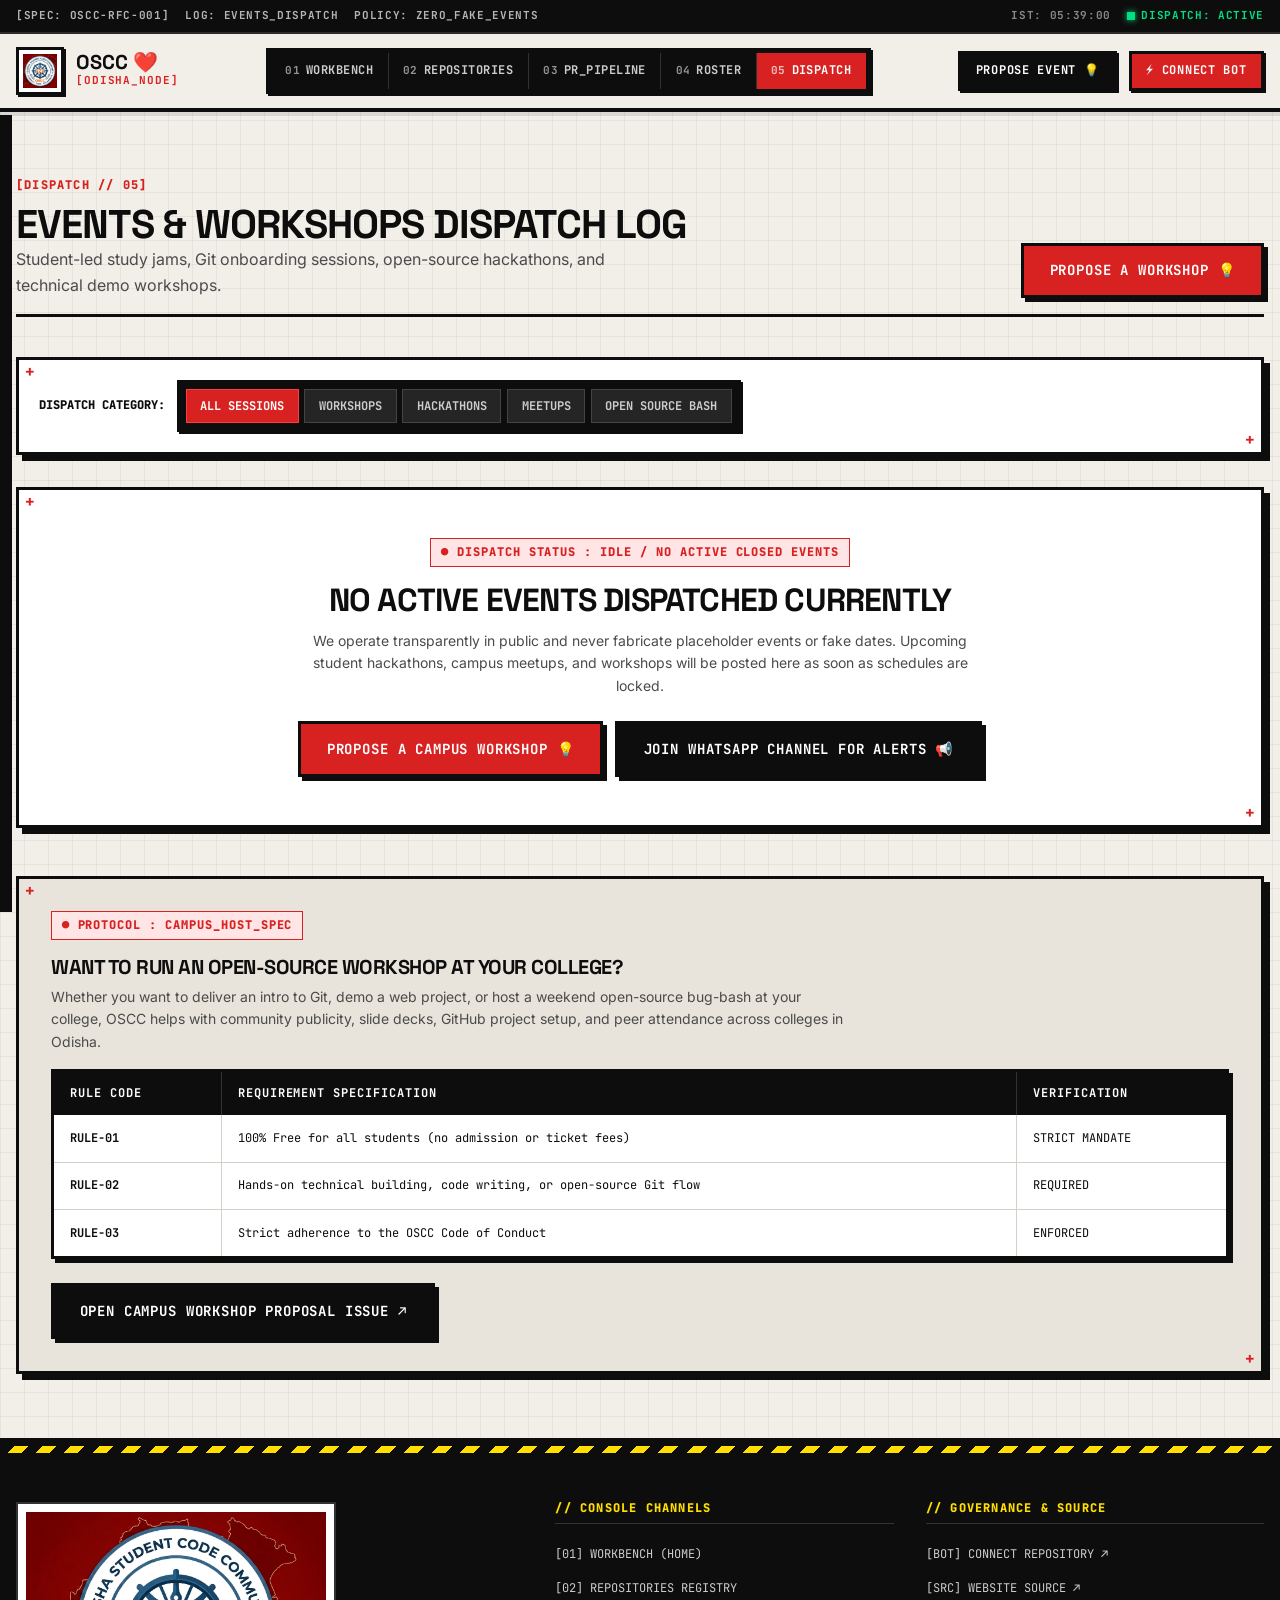
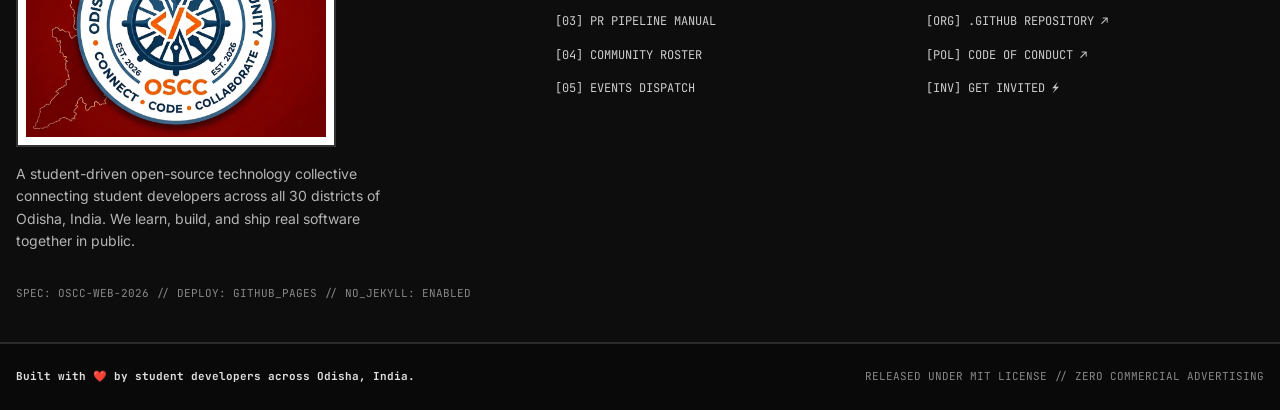
<file: pages/events.html>
<!DOCTYPE html>
<html lang="en">
<head>
  <meta charset="UTF-8">
  <meta name="viewport" content="width=device-width, initial-scale=1.0">
  <title>Events &amp; Dispatch — Odisha Students Code Community (OSCC) ❤️</title>
  <meta name="description" content="Official dispatch of student hackathons, open-source onboarding workshops, and developer meetups hosted by OSCC across Odisha.">
  
  <meta property="og:type" content="website">
  <meta property="og:url" content="https://odisha-students-code-community.github.io/pages/events.html">
  <meta property="og:title" content="OSCC Events &amp; Workshops Dispatch ❤️">
  <meta property="og:description" content="Technical workshops, hackathons, and open source onboarding sessions for students across Odisha.">
  <meta property="og:image" content="../assets/icons/Full-Logo.png">
  <meta name="twitter:card" content="summary_large_image">

  <link rel="icon" type="image/png" href="../assets/icons/Logo.png">

  <!-- Google Fonts -->
  <link rel="preconnect" href="https://fonts.googleapis.com">
  <link rel="preconnect" href="https://fonts.gstatic.com" crossorigin>
  <link href="https://fonts.googleapis.com/css2?family=Inter:wght@400;500;600;700&family=JetBrains+Mono:wght@400;500;700;800&family=Space+Grotesk:wght@600;700;800&display=swap" rel="stylesheet">

  <!-- Stylesheets -->
  <link rel="stylesheet" href="../css/tokens.css">
  <link rel="stylesheet" href="../css/base.css">
  <link rel="stylesheet" href="../css/components.css">
  <link rel="stylesheet" href="../css/layout.css">
  <link rel="stylesheet" href="../css/responsive.css">
</head>
<body>

  <a href="#main-content" class="skip-link">Skip to main content</a>

  <!-- Top Diagnostic Status Rack -->
  <aside class="diagnostic-rack" aria-label="System Diagnostic Status">
    <div class="rack-left">
      <span>[SPEC: OSCC-RFC-001]</span>
      <span>LOG: EVENTS_DISPATCH</span>
      <span>POLICY: ZERO_FAKE_EVENTS</span>
    </div>
    <div class="rack-right">
      <span id="ist-clock">IST: --:--:--</span>
      <span class="rack-status"><span class="status-led"></span>DISPATCH: ACTIVE</span>
    </div>
  </aside>

  <!-- Main Hardware Console Header -->
  <header class="console-header">
    <div class="console-nav-container">
      <a href="../index.html" class="console-brand" aria-label="OSCC Home">
        <div class="brand-stamp-box">
          <img src="../assets/icons/Logo.png" alt="OSCC Official Stamp Logo">
        </div>
        <div class="brand-text-block">
          <span class="brand-main-title">OSCC <span style="color:var(--oscc-red)">❤️</span></span>
          <span class="brand-sub-tag">[ODISHA_NODE]</span>
        </div>
      </a>

      <!-- Modular Segmented Rocker Navigation Rack -->
      <nav class="console-nav-rack" aria-label="Primary Console Navigation">
        <a href="../index.html" class="nav-channel">
          <span class="channel-num">01</span> WORKBENCH
        </a>
        <a href="projects.html" class="nav-channel">
          <span class="channel-num">02</span> REPOSITORIES
        </a>
        <a href="contribute.html" class="nav-channel">
          <span class="channel-num">03</span> PR_PIPELINE
        </a>
        <a href="community.html" class="nav-channel">
          <span class="channel-num">04</span> ROSTER
        </a>
        <a href="events.html" class="nav-channel active">
          <span class="channel-num">05</span> DISPATCH
        </a>
      </nav>

      <!-- Action Bay -->
      <div class="console-actions">
        <a href="https://github.com/Odisha-Students-Code-Community/Connect/issues/new?title=Event+Proposal" target="_blank" rel="noopener noreferrer" class="btn btn-sm btn-dark">
          PROPOSE EVENT 💡
        </a>
        <a href="https://github.com/Odisha-Students-Code-Community/Connect/issues/new?template=invitation.yml" target="_blank" rel="noopener noreferrer" class="btn btn-sm btn-red">
          ⚡ CONNECT BOT
        </a>
        <button class="console-mobile-toggle" aria-label="Toggle navigation drawer" aria-expanded="false">
          <span></span>
          <span></span>
          <span></span>
        </button>
      </div>
    </div>
  </header>

  <!-- Mobile Console Drawer -->
  <nav class="mobile-console-drawer" aria-label="Mobile Console Navigation">
    <a href="../index.html" class="mobile-channel-link">
      <span>[01] WORKBENCH</span> <span>↗</span>
    </a>
    <a href="projects.html" class="mobile-channel-link">
      <span>[02] REPOSITORIES</span> <span>↗</span>
    </a>
    <a href="contribute.html" class="mobile-channel-link">
      <span>[03] PR PIPELINE</span> <span>↗</span>
    </a>
    <a href="community.html" class="mobile-channel-link">
      <span>[04] COMMUNITY ROSTER</span> <span>↗</span>
    </a>
    <a href="events.html" class="mobile-channel-link active">
      <span>[05] EVENTS DISPATCH</span> <span>↗</span>
    </a>
    <div style="margin-top: var(--space-4); display: flex; flex-direction: column; gap: var(--space-2);">
      <a href="https://github.com/Odisha-Students-Code-Community/Connect/issues/new?template=invitation.yml" target="_blank" rel="noopener noreferrer" class="btn btn-red btn-block">
        ⚡ GET ORG INVITE VIA CONNECT BOT
      </a>
      <a href="https://github.com/Odisha-Students-Code-Community" target="_blank" rel="noopener noreferrer" class="btn btn-dark btn-block">
        ⌘ VIEW GITHUB ORGANIZATION ↗
      </a>
    </div>
  </nav>

  <!-- Main Content -->
  <main id="main-content">
    <section class="section-workshop">
      <div class="container">
        
        <!-- Header Deck -->
        <div class="section-header-deck">
          <div>
            <div class="section-tag-stamp">[DISPATCH // 05]</div>
            <h1 class="section-headline">EVENTS &amp; WORKSHOPS DISPATCH LOG</h1>
            <p class="section-lead">
              Student-led study jams, Git onboarding sessions, open-source hackathons, and technical demo workshops.
            </p>
          </div>
          <div>
            <a href="https://github.com/Odisha-Students-Code-Community/Connect/issues/new?title=Event+Proposal" target="_blank" rel="noopener noreferrer" class="btn btn-red">
              PROPOSE A WORKSHOP 💡
            </a>
          </div>
        </div>

        <!-- Filter Switches -->
        <div class="blueprint-box" style="margin-bottom: var(--space-8); padding: var(--space-5);">
          <div style="display: flex; align-items: center; flex-wrap: wrap; gap: var(--space-3);">
            <span style="font-family: var(--font-mono); font-size: var(--text-xs); font-weight: 800; text-transform: uppercase;">
              DISPATCH CATEGORY:
            </span>
            <div class="switch-rack">
              <button class="switch-item active">ALL SESSIONS</button>
              <button class="switch-item">WORKSHOPS</button>
              <button class="switch-item">HACKATHONS</button>
              <button class="switch-item">MEETUPS</button>
              <button class="switch-item">OPEN SOURCE BASH</button>
            </div>
          </div>
        </div>

        <!-- Authentic Industrial Empty State (Zero-Fake-Data Requirement) -->
        <div class="blueprint-box" style="text-align: center; padding: var(--space-12) var(--space-6);">
          <div class="hero-directive-label" style="margin-bottom: var(--space-4);">
            <span>● DISPATCH STATUS : IDLE / NO ACTIVE CLOSED EVENTS</span>
          </div>
          <h2 style="font-family: var(--font-display); font-size: var(--text-3xl); text-transform: uppercase; margin-bottom: var(--space-3);">
            NO ACTIVE EVENTS DISPATCHED CURRENTLY
          </h2>
          <p style="font-size: var(--text-sm); color: var(--text-muted); line-height: 1.6; max-width: 680px; margin: 0 auto var(--space-6);">
            We operate transparently in public and never fabricate placeholder events or fake dates. Upcoming student hackathons, campus meetups, and workshops will be posted here as soon as schedules are locked.
          </p>
          <div style="display: flex; justify-content: center; gap: var(--space-3); flex-wrap: wrap;">
            <a href="https://github.com/Odisha-Students-Code-Community/Connect/issues/new?title=Campus+Workshop+Proposal" target="_blank" rel="noopener noreferrer" class="btn btn-red">
              PROPOSE A CAMPUS WORKSHOP 💡
            </a>
            <a href="https://whatsapp.com/channel/OSCC" target="_blank" rel="noopener noreferrer" class="btn btn-dark">
              JOIN WHATSAPP CHANNEL FOR ALERTS 📢
            </a>
          </div>
        </div>

        <!-- Campus Host Proposal Guide -->
        <div class="blueprint-box" style="margin-top: var(--space-12); background: var(--bg-paper-alt);">
          <div class="hero-directive-label">
            <span>● PROTOCOL : CAMPUS_HOST_SPEC</span>
          </div>
          <h3 style="font-family: var(--font-display); font-size: var(--text-xl); text-transform: uppercase; margin-bottom: var(--space-2);">
            WANT TO RUN AN OPEN-SOURCE WORKSHOP AT YOUR COLLEGE?
          </h3>
          <p style="font-size: var(--text-sm); color: var(--text-muted); line-height: 1.6; max-width: 800px; margin-bottom: var(--space-4);">
            Whether you want to deliver an intro to Git, demo a web project, or host a weekend open-source bug-bash at your college, OSCC helps with community publicity, slide decks, GitHub project setup, and peer attendance across colleges in Odisha.
          </p>
          <div class="spec-table-wrap" style="margin-bottom: var(--space-6);">
            <table class="spec-table" aria-label="Workshop Hosting Requirements">
              <thead>
                <tr>
                  <th>RULE CODE</th>
                  <th>REQUIREMENT SPECIFICATION</th>
                  <th>VERIFICATION</th>
                </tr>
              </thead>
              <tbody>
                <tr>
                  <td class="spec-param-id">RULE-01</td>
                  <td>100% Free for all students (no admission or ticket fees)</td>
                  <td>STRICT MANDATE</td>
                </tr>
                <tr>
                  <td class="spec-param-id">RULE-02</td>
                  <td>Hands-on technical building, code writing, or open-source Git flow</td>
                  <td>REQUIRED</td>
                </tr>
                <tr>
                  <td class="spec-param-id">RULE-03</td>
                  <td>Strict adherence to the OSCC Code of Conduct</td>
                  <td>ENFORCED</td>
                </tr>
              </tbody>
            </table>
          </div>
          <a href="https://github.com/Odisha-Students-Code-Community/Connect/issues/new?title=Campus+Workshop+Proposal" target="_blank" rel="noopener noreferrer" class="btn btn-dark">
            OPEN CAMPUS WORKSHOP PROPOSAL ISSUE ↗
          </a>
        </div>

      </div>
    </section>
  </main>

  <!-- Industrial Brutalist Footer Deck -->
  <footer class="footer-deck">
    <div class="hazard-stripe"></div>
    <div class="container">
      <div class="footer-main-panel">
        
        <div class="footer-brand-deck">
          <div class="footer-logo-banner">
            <img src="../assets/icons/Full-Logo.png" alt="Odisha Students Code Community Full Official Banner">
          </div>
          <p class="footer-lead">
            A student-driven open-source technology collective connecting student developers across all 30 districts of Odisha, India. We learn, build, and ship real software together in public.
          </p>
          <div style="font-family: var(--font-mono); font-size: var(--text-2xs); color: #888888;">
            SPEC: OSCC-WEB-2026 // DEPLOY: GITHUB_PAGES // NO_JEKYLL: ENABLED
          </div>
        </div>

        <div class="footer-nav-col">
          <h4>// CONSOLE CHANNELS</h4>
          <ul class="footer-link-list">
            <li><a href="../index.html">[01] WORKBENCH (HOME)</a></li>
            <li><a href="projects.html">[02] REPOSITORIES REGISTRY</a></li>
            <li><a href="contribute.html">[03] PR PIPELINE MANUAL</a></li>
            <li><a href="community.html">[04] COMMUNITY ROSTER</a></li>
            <li><a href="events.html">[05] EVENTS DISPATCH</a></li>
          </ul>
        </div>

        <div class="footer-nav-col">
          <h4>// GOVERNANCE & SOURCE</h4>
          <ul class="footer-link-list">
            <li><a href="https://github.com/Odisha-Students-Code-Community/Connect" target="_blank" rel="noopener noreferrer">[BOT] CONNECT REPOSITORY ↗</a></li>
            <li><a href="https://github.com/Odisha-Students-Code-Community/Odisha-Students-Code-Community.github.io" target="_blank" rel="noopener noreferrer">[SRC] WEBSITE SOURCE ↗</a></li>
            <li><a href="https://github.com/Odisha-Students-Code-Community/.github" target="_blank" rel="noopener noreferrer">[ORG] .GITHUB REPOSITORY ↗</a></li>
            <li><a href="https://github.com/Odisha-Students-Code-Community/.github/blob/main/CODE_OF_CONDUCT.md" target="_blank" rel="noopener noreferrer">[POL] CODE OF CONDUCT ↗</a></li>
            <li><a href="https://github.com/Odisha-Students-Code-Community/Connect/issues/new?template=invitation.yml" target="_blank" rel="noopener noreferrer">[INV] GET INVITED ⚡</a></li>
          </ul>
        </div>

      </div>
    </div>

    <div class="footer-spec-bottom">
      <div class="container">
        <div class="footer-bottom-flex">
          <span class="footer-made-with">Built with ❤️ by student developers across Odisha, India.</span>
          <span>RELEASED UNDER MIT LICENSE // ZERO COMMERCIAL ADVERTISING</span>
        </div>
      </div>
    </div>
  </footer>

  <!-- Scripts -->
  <script src="../js/app.js"></script>
</body>
</html>
</file>
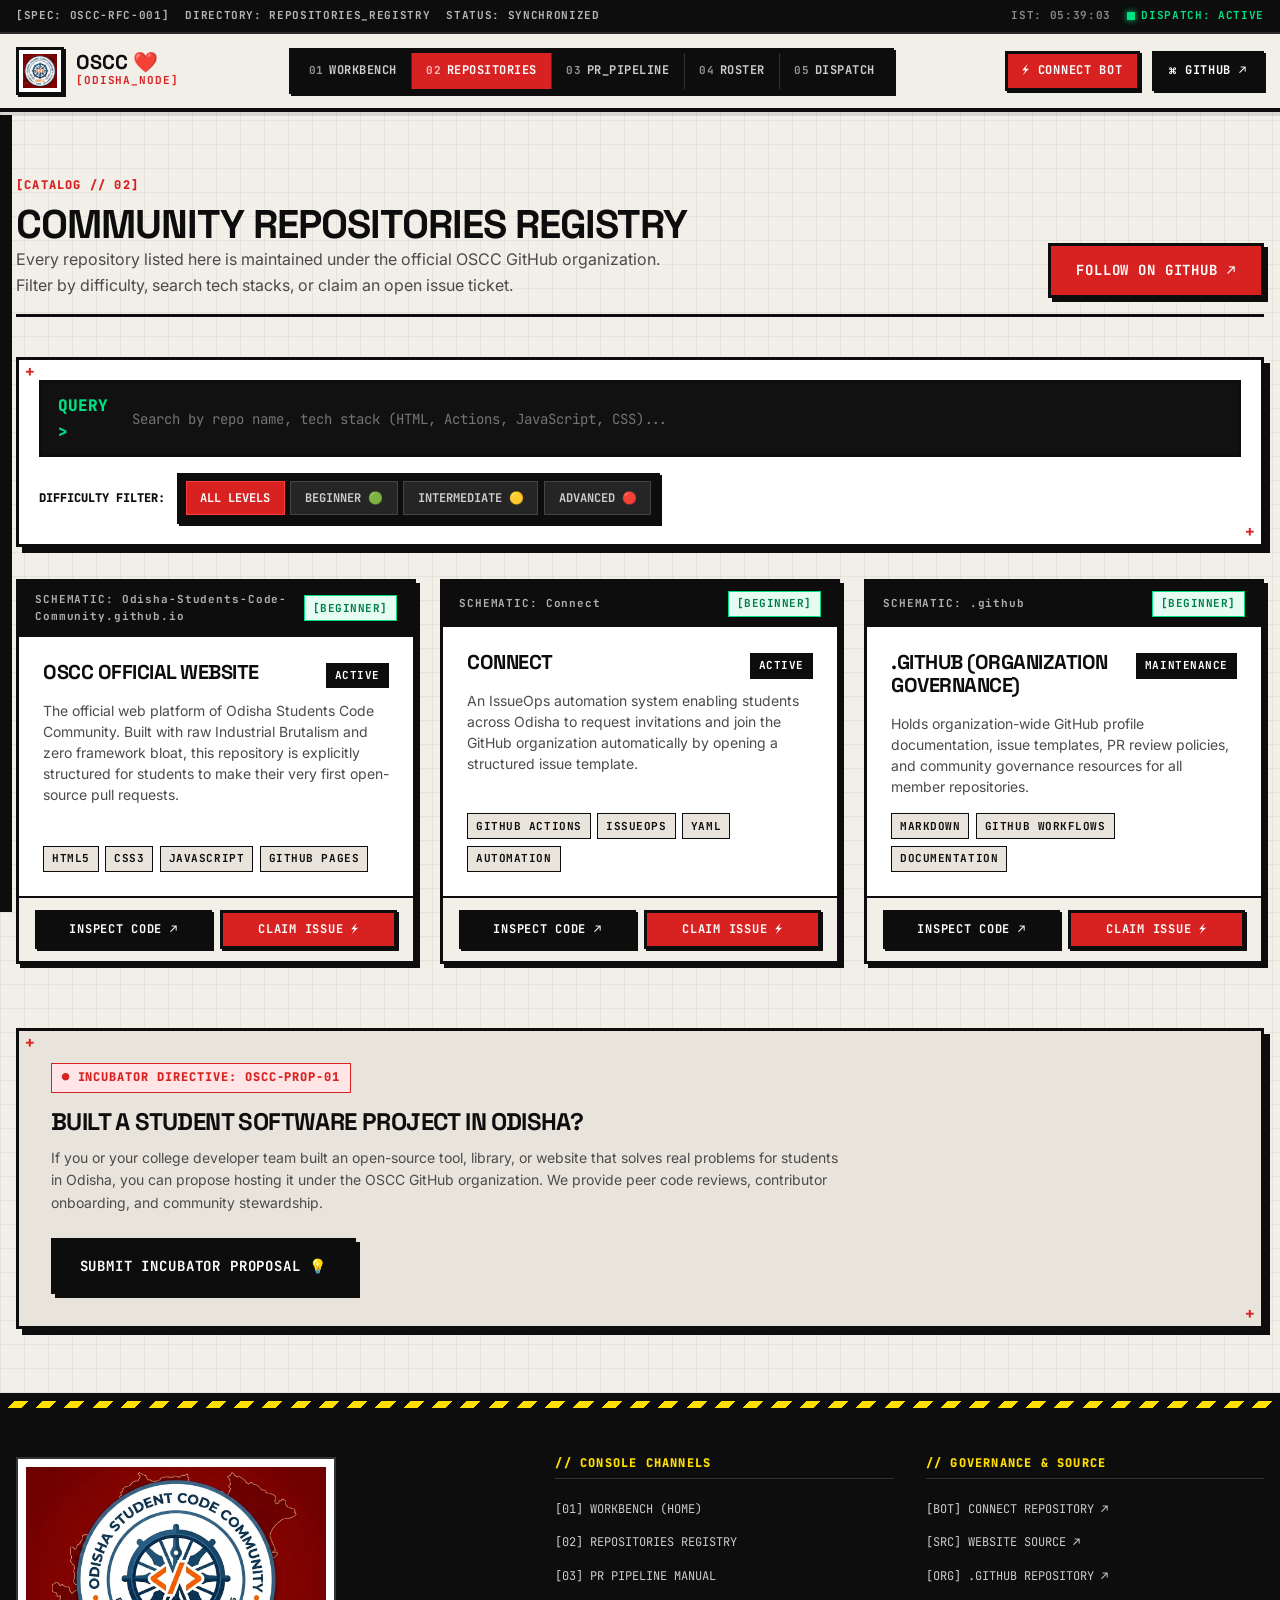
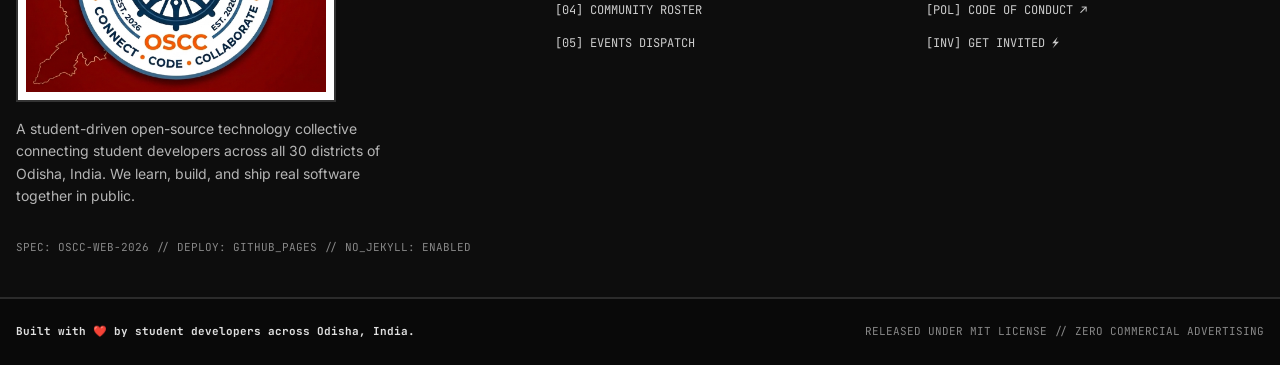
<file: pages/projects.html>
<!DOCTYPE html>
<html lang="en">
<head>
  <meta charset="UTF-8">
  <meta name="viewport" content="width=device-width, initial-scale=1.0">
  <title>Repositories Registry — Odisha Students Code Community (OSCC) ❤️</title>
  <meta name="description" content="Discover open-source codebases built by and for students across Odisha. Find beginner-friendly issues, explore codebases, and contribute.">
  
  <meta property="og:type" content="website">
  <meta property="og:url" content="https://odisha-students-code-community.github.io/pages/projects.html">
  <meta property="og:title" content="OSCC Repositories Registry ❤️">
  <meta property="og:description" content="Explore open-source repositories maintained by Odisha Students Code Community.">
  <meta property="og:image" content="../assets/icons/Full-Logo.png">
  <meta name="twitter:card" content="summary_large_image">

  <link rel="icon" type="image/png" href="../assets/icons/Logo.png">

  <!-- Google Fonts -->
  <link rel="preconnect" href="https://fonts.googleapis.com">
  <link rel="preconnect" href="https://fonts.gstatic.com" crossorigin>
  <link href="https://fonts.googleapis.com/css2?family=Inter:wght@400;500;600;700&family=JetBrains+Mono:wght@400;500;700;800&family=Space+Grotesk:wght@600;700;800&display=swap" rel="stylesheet">

  <!-- Stylesheets -->
  <link rel="stylesheet" href="../css/tokens.css">
  <link rel="stylesheet" href="../css/base.css">
  <link rel="stylesheet" href="../css/components.css">
  <link rel="stylesheet" href="../css/layout.css">
  <link rel="stylesheet" href="../css/responsive.css">
</head>
<body>

  <a href="#main-content" class="skip-link">Skip to main content</a>

  <!-- Top Diagnostic Status Rack -->
  <aside class="diagnostic-rack" aria-label="System Diagnostic Status">
    <div class="rack-left">
      <span>[SPEC: OSCC-RFC-001]</span>
      <span>DIRECTORY: REPOSITORIES_REGISTRY</span>
      <span>STATUS: SYNCHRONIZED</span>
    </div>
    <div class="rack-right">
      <span id="ist-clock">IST: --:--:--</span>
      <span class="rack-status"><span class="status-led"></span>DISPATCH: ACTIVE</span>
    </div>
  </aside>

  <!-- Main Hardware Console Header -->
  <header class="console-header">
    <div class="console-nav-container">
      <a href="../index.html" class="console-brand" aria-label="OSCC Home">
        <div class="brand-stamp-box">
          <img src="../assets/icons/Logo.png" alt="OSCC Official Stamp Logo">
        </div>
        <div class="brand-text-block">
          <span class="brand-main-title">OSCC <span style="color:var(--oscc-red)">❤️</span></span>
          <span class="brand-sub-tag">[ODISHA_NODE]</span>
        </div>
      </a>

      <!-- Modular Segmented Rocker Navigation Rack -->
      <nav class="console-nav-rack" aria-label="Primary Console Navigation">
        <a href="../index.html" class="nav-channel">
          <span class="channel-num">01</span> WORKBENCH
        </a>
        <a href="projects.html" class="nav-channel active">
          <span class="channel-num">02</span> REPOSITORIES
        </a>
        <a href="contribute.html" class="nav-channel">
          <span class="channel-num">03</span> PR_PIPELINE
        </a>
        <a href="community.html" class="nav-channel">
          <span class="channel-num">04</span> ROSTER
        </a>
        <a href="events.html" class="nav-channel">
          <span class="channel-num">05</span> DISPATCH
        </a>
      </nav>

      <!-- Action Bay -->
      <div class="console-actions">
        <a href="https://github.com/Odisha-Students-Code-Community/Connect/issues/new?template=invitation.yml" target="_blank" rel="noopener noreferrer" class="btn btn-sm btn-red">
          ⚡ CONNECT BOT
        </a>
        <a href="https://github.com/Odisha-Students-Code-Community" target="_blank" rel="noopener noreferrer" class="btn btn-sm btn-dark btn-github-pill">
          ⌘ GITHUB ↗
        </a>
        <button class="console-mobile-toggle" aria-label="Toggle navigation drawer" aria-expanded="false">
          <span></span>
          <span></span>
          <span></span>
        </button>
      </div>
    </div>
  </header>

  <!-- Mobile Console Drawer -->
  <nav class="mobile-console-drawer" aria-label="Mobile Console Navigation">
    <a href="../index.html" class="mobile-channel-link">
      <span>[01] WORKBENCH</span> <span>↗</span>
    </a>
    <a href="projects.html" class="mobile-channel-link active">
      <span>[02] REPOSITORIES</span> <span>↗</span>
    </a>
    <a href="contribute.html" class="mobile-channel-link">
      <span>[03] PR PIPELINE</span> <span>↗</span>
    </a>
    <a href="community.html" class="mobile-channel-link">
      <span>[04] COMMUNITY ROSTER</span> <span>↗</span>
    </a>
    <a href="events.html" class="mobile-channel-link">
      <span>[05] EVENTS DISPATCH</span> <span>↗</span>
    </a>
    <div style="margin-top: var(--space-4); display: flex; flex-direction: column; gap: var(--space-2);">
      <a href="https://github.com/Odisha-Students-Code-Community/Connect/issues/new?template=invitation.yml" target="_blank" rel="noopener noreferrer" class="btn btn-red btn-block">
        ⚡ GET ORG INVITE VIA CONNECT BOT
      </a>
      <a href="https://github.com/Odisha-Students-Code-Community" target="_blank" rel="noopener noreferrer" class="btn btn-dark btn-block">
        ⌘ VIEW GITHUB ORGANIZATION ↗
      </a>
    </div>
  </nav>

  <!-- Main Content -->
  <main id="main-content">
    <section class="section-workshop">
      <div class="container">
        
        <!-- Header Deck -->
        <div class="section-header-deck">
          <div>
            <div class="section-tag-stamp">[CATALOG // 02]</div>
            <h1 class="section-headline">COMMUNITY REPOSITORIES REGISTRY</h1>
            <p class="section-lead">
              Every repository listed here is maintained under the official OSCC GitHub organization. Filter by difficulty, search tech stacks, or claim an open issue ticket.
            </p>
          </div>
          <div>
            <a href="https://github.com/Odisha-Students-Code-Community" target="_blank" rel="noopener noreferrer" class="btn btn-red">
              FOLLOW ON GITHUB ↗
            </a>
          </div>
        </div>

        <!-- Search & Filter Controls Matrix -->
        <div class="blueprint-box" style="margin-bottom: var(--space-8); padding: var(--space-5);">
          <div style="display: flex; flex-direction: column; gap: var(--space-4);">
            
            <!-- Terminal Search Input -->
            <div style="display: flex; gap: var(--space-2); align-items: center; background: #111111; color: #FFFFFF; border: var(--border-thick); padding: 0.6rem 1rem;">
              <span style="font-family: var(--font-mono); font-weight: 800; color: var(--signal-green);">QUERY &gt;</span>
              <input 
                type="text" 
                id="project-search" 
                placeholder="Search by repo name, tech stack (HTML, Actions, JavaScript, CSS)..." 
                style="width: 100%; font-family: var(--font-mono); font-size: var(--text-sm); outline: none; background: transparent; color: #FFFFFF; border: none;"
                aria-label="Search repositories"
              >
            </div>

            <!-- Segmented Rocker Filter Switches -->
            <div style="display: flex; align-items: center; flex-wrap: wrap; gap: var(--space-3);">
              <span style="font-family: var(--font-mono); font-size: var(--text-xs); font-weight: 800; text-transform: uppercase;">
                DIFFICULTY FILTER:
              </span>
              <div class="switch-rack">
                <button class="switch-item active" data-filter="all">ALL LEVELS</button>
                <button class="switch-item" data-filter="beginner">BEGINNER 🟢</button>
                <button class="switch-item" data-filter="intermediate">INTERMEDIATE 🟡</button>
                <button class="switch-item" data-filter="advanced">ADVANCED 🔴</button>
              </div>
            </div>

          </div>
        </div>

        <!-- Dynamic Repositories Grid Container -->
        <div id="projects-grid" class="repos-grid" aria-live="polite">
          <!-- Rendered dynamically by js/projects-filter.js -->
        </div>

        <!-- Propose A Project Incubator -->
        <div class="blueprint-box" style="margin-top: var(--space-16); background: var(--bg-paper-alt);">
          <div class="hero-directive-label">
            <span>● INCUBATOR DIRECTIVE: OSCC-PROP-01</span>
          </div>
          <h2 style="font-family: var(--font-display); font-size: var(--text-2xl); text-transform: uppercase; margin-bottom: var(--space-3);">
            BUILT A STUDENT SOFTWARE PROJECT IN ODISHA?
          </h2>
          <p style="font-size: var(--text-sm); color: var(--text-muted); line-height: 1.6; max-width: 800px; margin-bottom: var(--space-6);">
            If you or your college developer team built an open-source tool, library, or website that solves real problems for students in Odisha, you can propose hosting it under the OSCC GitHub organization. We provide peer code reviews, contributor onboarding, and community stewardship.
          </p>
          <a href="https://github.com/Odisha-Students-Code-Community/Connect/issues/new?title=Project+Proposal" target="_blank" rel="noopener noreferrer" class="btn btn-dark">
            SUBMIT INCUBATOR PROPOSAL 💡
          </a>
        </div>

      </div>
    </section>
  </main>

  <!-- Industrial Brutalist Footer Deck -->
  <footer class="footer-deck">
    <div class="hazard-stripe"></div>
    <div class="container">
      <div class="footer-main-panel">
        
        <div class="footer-brand-deck">
          <div class="footer-logo-banner">
            <img src="../assets/icons/Full-Logo.png" alt="Odisha Students Code Community Full Official Banner">
          </div>
          <p class="footer-lead">
            A student-driven open-source technology collective connecting student developers across all 30 districts of Odisha, India. We learn, build, and ship real software together in public.
          </p>
          <div style="font-family: var(--font-mono); font-size: var(--text-2xs); color: #888888;">
            SPEC: OSCC-WEB-2026 // DEPLOY: GITHUB_PAGES // NO_JEKYLL: ENABLED
          </div>
        </div>

        <div class="footer-nav-col">
          <h4>// CONSOLE CHANNELS</h4>
          <ul class="footer-link-list">
            <li><a href="../index.html">[01] WORKBENCH (HOME)</a></li>
            <li><a href="projects.html">[02] REPOSITORIES REGISTRY</a></li>
            <li><a href="contribute.html">[03] PR PIPELINE MANUAL</a></li>
            <li><a href="community.html">[04] COMMUNITY ROSTER</a></li>
            <li><a href="events.html">[05] EVENTS DISPATCH</a></li>
          </ul>
        </div>

        <div class="footer-nav-col">
          <h4>// GOVERNANCE & SOURCE</h4>
          <ul class="footer-link-list">
            <li><a href="https://github.com/Odisha-Students-Code-Community/Connect" target="_blank" rel="noopener noreferrer">[BOT] CONNECT REPOSITORY ↗</a></li>
            <li><a href="https://github.com/Odisha-Students-Code-Community/Odisha-Students-Code-Community.github.io" target="_blank" rel="noopener noreferrer">[SRC] WEBSITE SOURCE ↗</a></li>
            <li><a href="https://github.com/Odisha-Students-Code-Community/.github" target="_blank" rel="noopener noreferrer">[ORG] .GITHUB REPOSITORY ↗</a></li>
            <li><a href="https://github.com/Odisha-Students-Code-Community/.github/blob/main/CODE_OF_CONDUCT.md" target="_blank" rel="noopener noreferrer">[POL] CODE OF CONDUCT ↗</a></li>
            <li><a href="https://github.com/Odisha-Students-Code-Community/Connect/issues/new?template=invitation.yml" target="_blank" rel="noopener noreferrer">[INV] GET INVITED ⚡</a></li>
          </ul>
        </div>

      </div>
    </div>

    <div class="footer-spec-bottom">
      <div class="container">
        <div class="footer-bottom-flex">
          <span class="footer-made-with">Built with ❤️ by student developers across Odisha, India.</span>
          <span>RELEASED UNDER MIT LICENSE // ZERO COMMERCIAL ADVERTISING</span>
        </div>
      </div>
    </div>
  </footer>

  <!-- Scripts -->
  <script src="../js/app.js"></script>
  <script type="module" src="../js/projects-filter.js"></script>
</body>
</html>
</file>
<file: css/tokens.css>
/**
 * ====================================================================
 * ODISHA STUDENTS CODE COMMUNITY (OSCC) — DESIGN TOKENS
 * Aesthetic: Industrial Brutalism / Hardware Workshop / Engineering Blueprint
 * Strict Rules:
 *   - Zero soft border-radii (hard rectangular geometries)
 *   - Solid black ink borders (3px - 4px)
 *   - High-contrast offset shadows (no blur)
 *   - Technical monospace metadata & stencil headlines
 *   - OSCC Red (#D82222) + Heavy Ink (#0D0D0D) + Warm Drafting Paper (#F2EFE9)
 * ====================================================================
 */

:root {
  /* Primary Identity Palette */
  --oscc-red: #D82222;
  --oscc-red-dark: #B51818;
  --oscc-red-light: #FF3B3B;
  --oscc-red-tint: #FFE5E5;

  /* Neutrals & Surfaces */
  --ink-black: #0D0D0D;         /* High-density hardware ink */
  --ink-dark: #181818;          /* Machine chassis gray */
  --ink-surface: #222222;       /* Terminal card dark */
  --bg-paper: #F2EFE9;          /* Heavy drafting / kraft off-white */
  --bg-paper-alt: #E8E4DB;      /* Blueprint grid secondary neutral */
  --bg-paper-card: #FFFFFF;     /* Stark white spec sheet surface */
  --text-main: #0D0D0D;         /* Pure contrast body text */
  --text-muted: #4B4B4B;        /* Engineering annotations */
  --text-subtle: #6B6B6B;       /* Technical timestamp labels */
  --text-inverse: #FFFFFF;      /* Text over black or red */

  /* Industrial Caution & Signal Accents */
  --signal-green: #00DF81;      /* Terminal prompt / Online status */
  --signal-amber: #FFB800;      /* Warning / Work in Progress */
  --signal-yellow: #FFDE00;     /* Hazard stripe yellow */
  --signal-cyan: #00D8FF;       /* IssueOps automation / Git hash */
  --signal-blue: #0055FF;       /* Blueprint hyperlink */

  /* Structural Hardware Borders */
  --border-ultra: 4px solid #0D0D0D;
  --border-thick: 3px solid #0D0D0D;
  --border-mid: 2px solid #0D0D0D;
  --border-thin: 1px solid #0D0D0D;
  --border-dashed: 2px dashed #0D0D0D;
  --border-red: 3px solid #D82222;
  --border-green: 2px solid #00DF81;

  /* Hard-Cast Drop Shadows (Absolute zero blur) */
  --shadow-none: 0 0 0 transparent;
  --shadow-xs: 2px 2px 0px #0D0D0D;
  --shadow-sm: 4px 4px 0px #0D0D0D;
  --shadow-md: 6px 6px 0px #0D0D0D;
  --shadow-lg: 8px 8px 0px #0D0D0D;
  --shadow-xl: 12px 12px 0px #0D0D0D;
  --shadow-red: 5px 5px 0px #D82222;
  --shadow-white: 4px 4px 0px #FFFFFF;

  /* Typography Stacks */
  --font-display: 'Space Grotesk', -apple-system, BlinkMacSystemFont, "Segoe UI", Roboto, sans-serif;
  --font-mono: 'JetBrains Mono', 'Fira Code', 'Courier New', ui-monospace, SFMono-Regular, monospace;
  --font-body: 'Inter', -apple-system, BlinkMacSystemFont, "Segoe UI", Roboto, sans-serif;

  /* Type Scale */
  --text-2xs: 0.6875rem; /* 11px */
  --text-xs: 0.75rem;    /* 12px */
  --text-sm: 0.875rem;   /* 14px */
  --text-base: 1rem;     /* 16px */
  --text-lg: 1.125rem;   /* 18px */
  --text-xl: 1.25rem;    /* 20px */
  --text-2xl: 1.5rem;    /* 24px */
  --text-3xl: 2rem;      /* 32px */
  --text-4xl: 2.75rem;   /* 44px */
  --text-5xl: 3.5rem;    /* 56px */
  --text-huge: clamp(2.4rem, 6.5vw, 5.2rem);

  /* Spacing Matrix */
  --space-1: 0.25rem;
  --space-2: 0.5rem;
  --space-3: 0.75rem;
  --space-4: 1rem;
  --space-5: 1.25rem;
  --space-6: 1.5rem;
  --space-8: 2rem;
  --space-10: 2.5rem;
  --space-12: 3rem;
  --space-16: 4rem;
  --space-20: 5rem;

  /* Layout Containers */
  --container-max: 1320px;
  --container-wide: 1440px;
  --header-height: 74px;

  /* Tactile Mechanical Transitions */
  --snap-quick: 0.1s cubic-bezier(0, 0, 0.2, 1);
  --snap-spring: 0.18s cubic-bezier(0.18, 0.89, 0.32, 1.28);
}
</file>
<file: css/base.css>
/**
 * ====================================================================
 * ODISHA STUDENTS CODE COMMUNITY (OSCC) — BASE STYLES
 * ====================================================================
 */

*, *::before, *::after {
  box-sizing: border-box;
  margin: 0;
  padding: 0;
  border-radius: 0 !important; /* STRICT ENFORCEMENT: Industrial sharp corners */
}

html {
  font-size: 16px;
  scroll-behavior: smooth;
  -webkit-text-size-adjust: 100%;
}

body {
  background-color: var(--bg-paper);
  /* Technical millimeter drafting grid */
  background-image: 
    linear-gradient(to right, rgba(13, 13, 13, 0.05) 1px, transparent 1px),
    linear-gradient(to bottom, rgba(13, 13, 13, 0.05) 1px, transparent 1px);
  background-size: 24px 24px;
  color: var(--text-main);
  font-family: var(--font-body);
  font-size: var(--text-base);
  line-height: 1.6;
  min-height: 100vh;
  display: flex;
  flex-direction: column;
  overflow-x: hidden;
  -webkit-font-smoothing: antialiased;
}

/* Accessibility: High contrast keyboard focus */
:focus-visible {
  outline: 3px solid var(--oscc-red);
  outline-offset: 3px;
}

/* Screen reader skip link */
.skip-link {
  position: absolute;
  top: -100px;
  left: 1rem;
  background: var(--ink-black);
  color: var(--text-inverse);
  padding: 0.75rem 1.5rem;
  font-family: var(--font-mono);
  font-weight: 700;
  font-size: var(--text-sm);
  border: var(--border-thick);
  border-color: var(--oscc-red);
  z-index: 9999;
  text-decoration: none;
  transition: top var(--snap-quick);
}

.skip-link:focus {
  top: 1rem;
}

/* Text Selection */
::selection {
  background-color: var(--oscc-red);
  color: var(--text-inverse);
}

/* Headings */
h1, h2, h3, h4, h5, h6 {
  font-family: var(--font-display);
  font-weight: 800;
  line-height: 1.1;
  color: var(--text-main);
  letter-spacing: -0.025em;
  text-transform: uppercase;
}

h1 { font-size: clamp(2.4rem, 5.5vw, 4.2rem); }
h2 { font-size: clamp(1.8rem, 3.8vw, 2.75rem); }
h3 { font-size: clamp(1.3rem, 2.5vw, 1.85rem); }
h4 { font-size: var(--text-xl); }
h5 { font-size: var(--text-lg); }
h6 { font-size: var(--text-base); }

p {
  margin-bottom: var(--space-4);
  color: var(--text-main);
}

p:last-child {
  margin-bottom: 0;
}

a {
  color: inherit;
  text-decoration: none;
}

code, kbd, samp, pre {
  font-family: var(--font-mono);
}

img, svg, picture {
  max-width: 100%;
  display: block;
}

button, input, select, textarea {
  font-family: inherit;
  font-size: inherit;
  border-radius: 0 !important;
}

/* Screen Reader Only Utility */
.sr-only {
  position: absolute;
  width: 1px;
  height: 1px;
  padding: 0;
  margin: -1px;
  overflow: hidden;
  clip: rect(0, 0, 0, 0);
  white-space: nowrap;
  border-width: 0;
}

/* Container Constraint */
.container {
  width: 100%;
  max-width: var(--container-max);
  margin-left: auto;
  margin-right: auto;
  padding-left: var(--space-4);
  padding-right: var(--space-4);
}

.container-wide {
  max-width: var(--container-wide);
}

/* Hazard Warning Band Utility */
.hazard-stripe {
  background: repeating-linear-gradient(
    -45deg,
    var(--ink-black),
    var(--ink-black) 10px,
    var(--signal-yellow) 10px,
    var(--signal-yellow) 20px
  );
  height: 8px;
  width: 100%;
  border-bottom: 1px solid var(--ink-black);
}

.hazard-stripe-red {
  background: repeating-linear-gradient(
    -45deg,
    var(--ink-black),
    var(--ink-black) 10px,
    var(--oscc-red) 10px,
    var(--oscc-red) 20px
  );
  height: 8px;
  width: 100%;
}
</file>
<file: css/components.css>
/**
 * ====================================================================
 * ODISHA STUDENTS CODE COMMUNITY (OSCC) — COMPONENTS
 * Aesthetic: Industrial Brutalism / Hardware Workshop
 * ====================================================================
 */

/* ====================================================================
   1. HARDWARE BUTTONS & TACTILE SWITCHES
   ==================================================================== */
.btn {
  display: inline-flex;
  align-items: center;
  justify-content: center;
  gap: var(--space-2);
  font-family: var(--font-mono);
  font-weight: 700;
  font-size: var(--text-sm);
  text-transform: uppercase;
  letter-spacing: 0.06em;
  padding: 0.85rem 1.6rem;
  border: var(--border-thick);
  background: var(--bg-paper-card);
  color: var(--ink-black);
  box-shadow: var(--shadow-sm);
  cursor: pointer;
  transition: transform var(--snap-quick), box-shadow var(--snap-quick), background var(--snap-quick);
  text-decoration: none;
  user-select: none;
  white-space: nowrap;
  position: relative;
}

.btn:hover {
  transform: translate(-2px, -2px);
  box-shadow: var(--shadow-md);
  color: var(--ink-black);
}

.btn:active {
  transform: translate(2px, 2px);
  box-shadow: var(--shadow-xs);
}

/* Red High-Voltage Trigger */
.btn-red, .btn-primary {
  background: var(--oscc-red);
  color: var(--text-inverse);
  box-shadow: var(--shadow-sm);
}

.btn-red:hover, .btn-primary:hover {
  background: var(--oscc-red-dark);
  color: var(--text-inverse);
}

/* Machine Chassis Black */
.btn-dark {
  background: var(--ink-black);
  color: var(--text-inverse);
  box-shadow: var(--shadow-sm);
}

.btn-dark:hover {
  background: var(--ink-dark);
  color: var(--signal-green);
}

/* Caution Yellow Alert */
.btn-yellow {
  background: var(--signal-yellow);
  color: var(--ink-black);
  box-shadow: var(--shadow-sm);
}

.btn-yellow:hover {
  background: #E6C800;
}

/* Raw Blueprint Outline */
.btn-outline {
  background: transparent;
  color: var(--ink-black);
  box-shadow: var(--shadow-sm);
}

.btn-outline:hover {
  background: var(--ink-black);
  color: var(--text-inverse);
}

.btn-sm {
  padding: 0.45rem 0.9rem;
  font-size: var(--text-xs);
  box-shadow: var(--shadow-xs);
}

.btn-sm:hover {
  transform: translate(-1px, -1px);
  box-shadow: var(--shadow-sm);
}

.btn-sm:active {
  transform: translate(1px, 1px);
  box-shadow: 1px 1px 0px var(--ink-black);
}

.btn-block {
  width: 100%;
}

/* ====================================================================
   2. INTERACTIVE TERMINAL EMULATOR (CLI WORKBENCH)
   ==================================================================== */
.terminal-chassis {
  background: #111111;
  border: var(--border-thick);
  box-shadow: var(--shadow-md);
  display: flex;
  flex-direction: column;
  color: #E0E0E0;
  font-family: var(--font-mono);
  overflow: hidden;
  position: relative;
}

.terminal-header {
  background: var(--ink-black);
  border-bottom: 2px solid #2B2B2B;
  padding: 0.6rem 0.85rem;
  display: flex;
  align-items: center;
  justify-content: space-between;
  user-select: none;
}

.terminal-title {
  font-size: var(--text-xs);
  font-weight: 700;
  color: #A0A0A0;
  letter-spacing: 0.05em;
  display: flex;
  align-items: center;
  gap: 0.5rem;
}

.terminal-controls {
  display: flex;
  gap: 0.4rem;
}

.terminal-ctrl-btn {
  width: 14px;
  height: 14px;
  border: 1px solid #555555;
  background: #222222;
  font-size: 8px;
  line-height: 12px;
  text-align: center;
  color: #777777;
}

.terminal-ctrl-btn.close {
  background: var(--oscc-red);
  border-color: var(--oscc-red-dark);
}

.terminal-body {
  padding: 1rem;
  background: #0E0E0E;
  min-height: 260px;
  max-height: 360px;
  overflow-y: auto;
  font-size: 0.84rem;
  line-height: 1.6;
}

.terminal-line {
  margin-bottom: 0.35rem;
  word-break: break-word;
}

.terminal-prompt {
  color: var(--signal-green);
  font-weight: 700;
}

.terminal-out-cmd {
  color: #FFFFFF;
  font-weight: 700;
}

.terminal-out-text {
  color: #C0C0C0;
}

.terminal-out-highlight {
  color: var(--signal-cyan);
}

.terminal-out-success {
  color: var(--signal-green);
}

.terminal-out-warn {
  color: var(--signal-amber);
}

.terminal-input-row {
  display: flex;
  align-items: center;
  gap: 0.5rem;
  margin-top: 0.5rem;
}

.terminal-input {
  background: transparent;
  border: none;
  outline: none;
  color: #FFFFFF;
  font-family: var(--font-mono);
  font-size: 0.84rem;
  flex: 1;
}

.terminal-cursor {
  display: inline-block;
  width: 8px;
  height: 15px;
  background: var(--signal-green);
  animation: blinkCursor 1s step-end infinite;
  vertical-align: middle;
}

@keyframes blinkCursor {
  0%, 100% { opacity: 1; }
  50% { opacity: 0; }
}

.terminal-quick-bar {
  background: #181818;
  border-top: 2px solid #2B2B2B;
  padding: 0.6rem 0.85rem;
  display: flex;
  align-items: center;
  flex-wrap: wrap;
  gap: 0.4rem;
}

.terminal-quick-label {
  font-size: var(--text-2xs);
  color: #888888;
  text-transform: uppercase;
  font-weight: 700;
  margin-right: 0.35rem;
}

.terminal-quick-btn {
  background: #252525;
  color: #FFFFFF;
  border: 1px solid #444444;
  font-family: var(--font-mono);
  font-size: 0.72rem;
  font-weight: 600;
  padding: 0.25rem 0.5rem;
  cursor: pointer;
  transition: all var(--snap-quick);
}

.terminal-quick-btn:hover {
  background: var(--oscc-red);
  border-color: var(--oscc-red);
  color: #FFFFFF;
}

/* ====================================================================
   3. ENGINEERING SPEC CARDS (HARDWARE SCHEMATICS)
   ==================================================================== */
.spec-card {
  background: var(--bg-paper-card);
  border: var(--border-thick);
  box-shadow: var(--shadow-sm);
  display: flex;
  flex-direction: column;
  position: relative;
  transition: transform var(--snap-quick), box-shadow var(--snap-quick);
}

.spec-card:hover {
  transform: translate(-2px, -2px);
  box-shadow: var(--shadow-md);
  border-color: var(--ink-black);
}

.spec-card-header {
  background: var(--ink-black);
  color: var(--text-inverse);
  padding: 0.55rem 1rem;
  display: flex;
  align-items: center;
  justify-content: space-between;
  border-bottom: 2px solid var(--ink-black);
}

.spec-card-ref {
  font-family: var(--font-mono);
  font-size: var(--text-2xs);
  font-weight: 700;
  letter-spacing: 0.08em;
  color: #B0B0B0;
}

.spec-card-body {
  padding: var(--space-6);
  flex: 1;
  display: flex;
  flex-direction: column;
}

.spec-card-title {
  font-family: var(--font-display);
  font-size: var(--text-2xl);
  font-weight: 800;
  text-transform: uppercase;
  margin-bottom: var(--space-2);
  line-height: 1.15;
}

.spec-card-desc {
  font-size: var(--text-sm);
  color: var(--text-muted);
  line-height: 1.5;
  margin-bottom: var(--space-4);
  flex: 1;
}

.spec-card-meta {
  display: flex;
  flex-wrap: wrap;
  gap: 0.4rem;
  margin-bottom: var(--space-6);
}

.spec-card-actions {
  display: grid;
  grid-template-columns: 1fr 1fr;
  gap: var(--space-2);
  border-top: var(--border-mid);
  padding-top: var(--space-4);
  background: var(--bg-paper);
  margin: 0 calc(var(--space-6) * -1) calc(var(--space-6) * -1);
  padding: var(--space-3) var(--space-4);
}

/* ====================================================================
   4. TECHNICAL TAGS & STATUS LABELS
   ==================================================================== */
.tech-tag {
  display: inline-flex;
  align-items: center;
  padding: 0.2rem 0.5rem;
  font-family: var(--font-mono);
  font-size: var(--text-2xs);
  font-weight: 700;
  text-transform: uppercase;
  letter-spacing: 0.05em;
  border: 1px solid var(--ink-black);
  background: var(--bg-paper-alt);
  color: var(--ink-black);
}

.tech-tag.tag-red {
  background: var(--oscc-red-tint);
  border-color: var(--oscc-red);
  color: var(--oscc-red);
}

.tech-tag.tag-dark {
  background: var(--ink-black);
  border-color: var(--ink-black);
  color: var(--text-inverse);
}

.tech-tag.tag-green {
  background: #E6FBF2;
  border-color: var(--signal-green);
  color: #007D48;
}

/* Status Indicator LED */
.status-led {
  display: inline-block;
  width: 8px;
  height: 8px;
  background: var(--signal-green);
  box-shadow: 0 0 6px var(--signal-green);
  margin-right: 0.4rem;
  vertical-align: middle;
}

.status-led.led-red {
  background: var(--oscc-red);
  box-shadow: 0 0 6px var(--oscc-red);
}

/* ====================================================================
   5. SPECIFICATION MATRIX TABLE (Zero Fake Stats)
   ==================================================================== */
.spec-table-wrap {
  width: 100%;
  overflow-x: auto;
  border: var(--border-thick);
  box-shadow: var(--shadow-sm);
  background: var(--bg-paper-card);
}

.spec-table {
  width: 100%;
  border-collapse: collapse;
  text-align: left;
  font-family: var(--font-mono);
  font-size: var(--text-xs);
}

.spec-table th {
  background: var(--ink-black);
  color: var(--text-inverse);
  padding: 0.75rem 1rem;
  text-transform: uppercase;
  font-weight: 700;
  letter-spacing: 0.08em;
  border-right: 1px solid #333333;
}

.spec-table th:last-child {
  border-right: none;
}

.spec-table td {
  padding: 0.85rem 1rem;
  border-bottom: 1px solid #D5D0C5;
  border-right: 1px solid #D5D0C5;
  color: var(--text-main);
  vertical-align: middle;
}

.spec-table td:last-child {
  border-right: none;
}

.spec-table tr:last-child td {
  border-bottom: none;
}

.spec-table tr:hover td {
  background: var(--bg-paper-alt);
}

.spec-param-id {
  font-weight: 700;
  color: var(--oscc-red);
}

/* ====================================================================
   6. CONVEYOR PIPELINE STATION (HOW TO CONTRIBUTE)
   ==================================================================== */
.pipeline-conveyor {
  display: flex;
  flex-direction: column;
  gap: var(--space-4);
  position: relative;
}

.pipeline-station {
  background: var(--bg-paper-card);
  border: var(--border-thick);
  box-shadow: var(--shadow-sm);
  display: grid;
  grid-template-columns: 80px 1fr;
  position: relative;
  transition: transform var(--snap-quick);
}

.pipeline-station:hover {
  transform: translateX(4px);
  border-color: var(--oscc-red);
}

.station-marker {
  background: var(--ink-black);
  color: var(--text-inverse);
  display: flex;
  flex-direction: column;
  align-items: center;
  justify-content: center;
  padding: 1rem 0.5rem;
  font-family: var(--font-mono);
  font-weight: 800;
  border-right: var(--border-thick);
  user-select: none;
}

.station-num {
  font-size: var(--text-xl);
  color: var(--oscc-red-light);
  line-height: 1;
}

.station-sub {
  font-size: var(--text-2xs);
  letter-spacing: 0.08em;
  color: #999999;
}

.station-content {
  padding: var(--space-4) var(--space-6);
  display: flex;
  flex-direction: column;
  justify-content: center;
}

.station-header-row {
  display: flex;
  align-items: center;
  justify-content: space-between;
  flex-wrap: wrap;
  gap: var(--space-2);
  margin-bottom: var(--space-2);
}

.station-title {
  font-family: var(--font-display);
  font-size: var(--text-lg);
  font-weight: 700;
  text-transform: uppercase;
}

.station-cmd-box {
  background: #151515;
  color: #00DF81;
  font-family: var(--font-mono);
  font-size: var(--text-xs);
  padding: 0.6rem 0.85rem;
  border: 1px solid #333333;
  margin-top: var(--space-2);
  display: flex;
  align-items: center;
  justify-content: space-between;
  gap: var(--space-2);
}

.btn-copy-cmd {
  background: #252525;
  color: #FFFFFF;
  border: 1px solid #555555;
  font-family: var(--font-mono);
  font-size: var(--text-2xs);
  padding: 0.2rem 0.5rem;
  cursor: pointer;
  text-transform: uppercase;
}

.btn-copy-cmd:hover {
  background: var(--oscc-red);
  border-color: var(--oscc-red);
}

/* ====================================================================
   7. DISTRICT ROSTER CHIPS (30 DISTRICTS)
   ==================================================================== */
.district-grid {
  display: grid;
  grid-template-columns: repeat(auto-fill, minmax(135px, 1fr));
  gap: var(--space-2);
}

.district-chip {
  background: var(--bg-paper-card);
  border: var(--border-mid);
  padding: 0.5rem 0.6rem;
  font-family: var(--font-mono);
  font-size: var(--text-xs);
  font-weight: 600;
  display: flex;
  align-items: center;
  justify-content: space-between;
  transition: all var(--snap-quick);
  box-shadow: 2px 2px 0px var(--ink-black);
}

.district-chip:hover {
  background: var(--ink-black);
  color: var(--text-inverse);
  transform: translate(-1px, -1px);
  box-shadow: 3px 3px 0px var(--oscc-red);
}

.district-code {
  font-size: var(--text-2xs);
  color: var(--text-subtle);
}

.district-chip:hover .district-code {
  color: var(--signal-yellow);
}

/* ====================================================================
   8. CORNER REGISTRATION MARKS (BLUEPRINT CROSSHAIRS)
   ==================================================================== */
.blueprint-box {
  position: relative;
  border: var(--border-thick);
  background: var(--bg-paper-card);
  padding: var(--space-8);
  box-shadow: var(--shadow-md);
}

.blueprint-box::before {
  content: "+";
  position: absolute;
  top: 4px;
  left: 6px;
  font-family: var(--font-mono);
  font-size: 16px;
  font-weight: 700;
  color: var(--oscc-red);
  line-height: 1;
}

.blueprint-box::after {
  content: "+";
  position: absolute;
  bottom: 4px;
  right: 6px;
  font-family: var(--font-mono);
  font-size: 16px;
  font-weight: 700;
  color: var(--oscc-red);
  line-height: 1;
}

/* ====================================================================
   9. MODULAR SEGMENTED ROCKER SWITCH RACK (FILTERS & TABS)
   ==================================================================== */
.switch-rack {
  display: flex;
  flex-wrap: wrap;
  gap: 0.35rem;
  border: var(--border-thick);
  background: var(--ink-black);
  padding: 0.35rem;
  box-shadow: var(--shadow-xs);
}

.switch-item {
  background: #252525;
  color: #CCCCCC;
  font-family: var(--font-mono);
  font-size: var(--text-xs);
  font-weight: 700;
  text-transform: uppercase;
  padding: 0.5rem 0.85rem;
  border: 1px solid #444444;
  cursor: pointer;
  transition: all var(--snap-quick);
  display: inline-flex;
  align-items: center;
  gap: 0.35rem;
}

.switch-item:hover {
  background: #383838;
  color: #FFFFFF;
}

.switch-item.active {
  background: var(--oscc-red);
  color: #FFFFFF;
  border-color: var(--oscc-red-light);
}
</file>
<file: css/layout.css>
/**
 * ====================================================================
 * ODISHA STUDENTS CODE COMMUNITY (OSCC) — LAYOUT STYLES
 * Aesthetic: Industrial Brutalism / Hardware Workshop Console
 * ====================================================================
 */

/* ====================================================================
   1. TOP DIAGNOSTIC STATUS RACK
   ==================================================================== */
.diagnostic-rack {
  background: var(--ink-black);
  color: #B5B5B5;
  font-family: var(--font-mono);
  font-size: var(--text-2xs);
  font-weight: 700;
  letter-spacing: 0.06em;
  padding: 0.45rem var(--space-4);
  border-bottom: 2px solid #2B2B2B;
  display: flex;
  justify-content: space-between;
  align-items: center;
  position: relative;
  z-index: 1000;
}

.rack-left {
  display: flex;
  align-items: center;
  gap: var(--space-4);
  flex-wrap: wrap;
}

.rack-status {
  color: var(--signal-green);
  display: inline-flex;
  align-items: center;
}

.rack-right {
  display: flex;
  align-items: center;
  gap: var(--space-4);
  color: #888888;
}

/* ====================================================================
   2. MAIN HARDWARE CONSOLE HEADER
   ==================================================================== */
.console-header {
  background: var(--bg-paper);
  border-bottom: var(--border-ultra);
  position: sticky;
  top: 0;
  z-index: 900;
  box-shadow: 0 4px 0px rgba(13, 13, 13, 0.1);
}

.console-nav-container {
  display: flex;
  align-items: center;
  justify-content: space-between;
  height: var(--header-height);
  padding: 0 var(--space-4);
  max-width: var(--container-wide);
  margin: 0 auto;
  gap: var(--space-4);
}

/* Brand Machine Stamp */
.console-brand {
  display: flex;
  align-items: center;
  gap: var(--space-3);
  text-decoration: none;
}

.brand-stamp-box {
  width: 48px;
  height: 48px;
  border: var(--border-thick);
  background: var(--bg-paper-card);
  box-shadow: var(--shadow-xs);
  display: flex;
  align-items: center;
  justify-content: center;
  padding: 4px;
  flex-shrink: 0;
}

.brand-stamp-box img {
  width: 100%;
  height: 100%;
  object-fit: contain;
}

.brand-text-block {
  display: flex;
  flex-direction: column;
}

.brand-main-title {
  font-family: var(--font-display);
  font-size: var(--text-xl);
  font-weight: 800;
  line-height: 1;
  color: var(--ink-black);
  display: flex;
  align-items: center;
  gap: 0.3rem;
}

.brand-sub-tag {
  font-family: var(--font-mono);
  font-size: var(--text-2xs);
  font-weight: 700;
  color: var(--oscc-red);
  letter-spacing: 0.08em;
  text-transform: uppercase;
}

/* Modular Segmented Rocker Navigation Rack */
.console-nav-rack {
  display: flex;
  align-items: center;
  border: var(--border-thick);
  background: var(--ink-black);
  padding: 2px;
  box-shadow: var(--shadow-xs);
}

.nav-channel {
  font-family: var(--font-mono);
  font-size: var(--text-xs);
  font-weight: 700;
  text-transform: uppercase;
  letter-spacing: 0.04em;
  padding: 0.55rem 0.9rem;
  color: #CCCCCC;
  text-decoration: none;
  background: transparent;
  border-right: 1px solid #333333;
  transition: all var(--snap-quick);
  display: inline-flex;
  align-items: center;
  gap: 0.35rem;
}

.nav-channel:last-child {
  border-right: none;
}

.nav-channel:hover {
  background: #252525;
  color: #FFFFFF;
}

.nav-channel.active {
  background: var(--oscc-red);
  color: #FFFFFF;
}

.channel-num {
  font-size: var(--text-2xs);
  opacity: 0.7;
}

/* Header Actions */
.console-actions {
  display: flex;
  align-items: center;
  gap: var(--space-3);
}

/* Mobile Toggle Hamburger */
.console-mobile-toggle {
  display: none;
  background: var(--bg-paper-card);
  border: var(--border-thick);
  box-shadow: var(--shadow-xs);
  padding: 0.5rem;
  cursor: pointer;
  flex-direction: column;
  gap: 5px;
  width: 44px;
  height: 44px;
  justify-content: center;
  align-items: center;
}

.console-mobile-toggle span {
  display: block;
  width: 24px;
  height: 3px;
  background: var(--ink-black);
  transition: transform var(--snap-quick), opacity var(--snap-quick);
}

.console-mobile-toggle[aria-expanded="true"] span:nth-child(1) {
  transform: translateY(8px) rotate(45deg);
}

.console-mobile-toggle[aria-expanded="true"] span:nth-child(2) {
  opacity: 0;
}

.console-mobile-toggle[aria-expanded="true"] span:nth-child(3) {
  transform: translateY(-8px) rotate(-45deg);
}

/* Mobile Drawer */
.mobile-console-drawer {
  position: fixed;
  top: calc(var(--header-height) + 29px);
  left: 0;
  right: 0;
  bottom: 0;
  background: var(--bg-paper);
  border-top: var(--border-thick);
  z-index: 850;
  padding: var(--space-6) var(--space-4);
  display: flex;
  flex-direction: column;
  gap: var(--space-3);
  overflow-y: auto;
  transform: translateX(-100%);
  transition: transform 0.25s cubic-bezier(0.16, 1, 0.3, 1);
  box-shadow: var(--shadow-xl);
}

.mobile-console-drawer.open {
  transform: translateX(0);
}

.mobile-channel-link {
  font-family: var(--font-mono);
  font-size: var(--text-lg);
  font-weight: 700;
  text-transform: uppercase;
  padding: var(--space-3) var(--space-4);
  background: var(--bg-paper-card);
  border: var(--border-thick);
  box-shadow: var(--shadow-xs);
  display: flex;
  align-items: center;
  justify-content: space-between;
  color: var(--ink-black);
}

.mobile-channel-link.active {
  background: var(--oscc-red);
  color: var(--text-inverse);
}

/* ====================================================================
   3. HERO WORKBENCH SECTION (ASYMMETRIC INDUSTRIAL DRAFTING)
   ==================================================================== */
.hero-workbench-section {
  padding: var(--space-10) 0 var(--space-16);
  border-bottom: var(--border-ultra);
  position: relative;
  background-color: var(--bg-paper);
}

.hero-workbench-grid {
  display: grid;
  grid-template-columns: 1.15fr 0.85fr;
  gap: var(--space-8);
  align-items: start;
}

/* Left Spec Sheet */
.hero-spec-sheet {
  background: var(--bg-paper-card);
  border: var(--border-ultra);
  box-shadow: var(--shadow-md);
  padding: var(--space-8);
  position: relative;
}

.hero-directive-label {
  display: inline-flex;
  align-items: center;
  gap: 0.4rem;
  font-family: var(--font-mono);
  font-size: var(--text-xs);
  font-weight: 800;
  color: var(--oscc-red);
  letter-spacing: 0.08em;
  background: var(--oscc-red-tint);
  border: 1px solid var(--oscc-red);
  padding: 0.25rem 0.6rem;
  margin-bottom: var(--space-4);
}

.hero-manifesto-title {
  font-size: var(--text-huge);
  font-weight: 800;
  line-height: 1.02;
  margin-bottom: var(--space-5);
  text-transform: uppercase;
}

.hero-manifesto-title .accent-red {
  color: var(--oscc-red);
}

.hero-manifesto-lead {
  font-size: clamp(1.05rem, 1.8vw, 1.25rem);
  line-height: 1.55;
  color: var(--text-main);
  margin-bottom: var(--space-6);
}

.hero-actions-bay {
  display: flex;
  flex-wrap: wrap;
  gap: var(--space-3);
  margin-bottom: var(--space-8);
}

/* ====================================================================
   4. SECTION STRUCTURES
   ==================================================================== */
.section-workshop {
  padding: var(--space-16) 0;
  border-bottom: var(--border-ultra);
  position: relative;
}

.section-workshop.bg-alt {
  background: var(--bg-paper-alt);
}

.section-workshop.bg-dark {
  background: var(--ink-black);
  color: var(--text-inverse);
}

.section-header-deck {
  margin-bottom: var(--space-10);
  display: flex;
  justify-content: space-between;
  align-items: flex-end;
  flex-wrap: wrap;
  gap: var(--space-4);
  border-bottom: var(--border-thick);
  padding-bottom: var(--space-4);
}

.section-tag-stamp {
  font-family: var(--font-mono);
  font-size: var(--text-xs);
  font-weight: 800;
  color: var(--oscc-red);
  letter-spacing: 0.1em;
  text-transform: uppercase;
  margin-bottom: var(--space-2);
}

.section-headline {
  font-size: clamp(1.8rem, 3.5vw, 2.5rem);
  font-weight: 800;
  line-height: 1.1;
  text-transform: uppercase;
}

.section-lead {
  font-size: var(--text-base);
  color: var(--text-muted);
  max-width: 650px;
}

.section-workshop.bg-dark .section-lead {
  color: #B5B5B5;
}

/* Three Core Engines Grid */
.engines-grid {
  display: grid;
  grid-template-columns: repeat(3, 1fr);
  gap: var(--space-6);
}

.engine-schematic {
  background: var(--bg-paper-card);
  border: var(--border-thick);
  box-shadow: var(--shadow-sm);
  display: flex;
  flex-direction: column;
  position: relative;
  padding: var(--space-6);
  transition: transform var(--snap-quick), box-shadow var(--snap-quick);
}

.engine-schematic:hover {
  transform: translate(-2px, -2px);
  box-shadow: var(--shadow-md);
  border-color: var(--oscc-red);
}

.engine-header-row {
  display: flex;
  align-items: center;
  justify-content: space-between;
  margin-bottom: var(--space-4);
  border-bottom: var(--border-mid);
  padding-bottom: var(--space-2);
}

.engine-id {
  font-family: var(--font-mono);
  font-size: var(--text-2xs);
  font-weight: 800;
  color: var(--oscc-red);
  letter-spacing: 0.08em;
}

.engine-title {
  font-size: var(--text-xl);
  font-weight: 800;
  margin-bottom: var(--space-3);
  text-transform: uppercase;
}

.engine-desc {
  font-size: var(--text-sm);
  color: var(--text-muted);
  line-height: 1.55;
  margin-bottom: var(--space-6);
  flex: 1;
}

/* ====================================================================
   5. REPOSITORY SPEC GRID
   ==================================================================== */
.repos-grid {
  display: grid;
  grid-template-columns: repeat(3, 1fr);
  gap: var(--space-6);
}

/* ====================================================================
   6. VERIFIED DISPATCH NOTICE BOARD (CHANNELS)
   ==================================================================== */
.dispatch-board-grid {
  display: grid;
  grid-template-columns: repeat(auto-fill, minmax(320px, 1fr));
  gap: var(--space-4);
}

.dispatch-ticket {
  background: var(--bg-paper-card);
  border: var(--border-thick);
  box-shadow: var(--shadow-sm);
  padding: var(--space-5);
  display: flex;
  flex-direction: column;
  transition: transform var(--snap-quick), box-shadow var(--snap-quick);
}

.dispatch-ticket:hover {
  transform: translate(-2px, -2px);
  box-shadow: var(--shadow-md);
}

.dispatch-ticket-header {
  display: flex;
  justify-content: space-between;
  align-items: center;
  margin-bottom: var(--space-3);
  border-bottom: 1px solid #D5D0C5;
  padding-bottom: var(--space-2);
}

.dispatch-ticket-title {
  font-family: var(--font-display);
  font-size: var(--text-lg);
  font-weight: 800;
  text-transform: uppercase;
  margin-bottom: var(--space-1);
}

.dispatch-ticket-desc {
  font-size: var(--text-xs);
  color: var(--text-muted);
  margin-bottom: var(--space-4);
  flex: 1;
}

/* ====================================================================
   7. INDUSTRIAL FOOTER DECK
   ==================================================================== */
.footer-deck {
  background: var(--ink-black);
  color: var(--text-inverse);
  border-top: var(--border-ultra);
  padding-top: 0;
  margin-top: auto;
}

.footer-main-panel {
  padding: var(--space-12) 0 var(--space-10);
  display: grid;
  grid-template-columns: 1.5fr 1fr 1fr;
  gap: var(--space-8);
}

.footer-brand-deck {
  display: flex;
  flex-direction: column;
  gap: var(--space-4);
}

.footer-logo-banner {
  max-width: 320px;
  background: #FFFFFF;
  padding: var(--space-2);
  border: 2px solid #333333;
}

.footer-lead {
  font-size: var(--text-sm);
  color: #B5B5B5;
  line-height: 1.6;
  max-width: 380px;
}

.footer-nav-col h4 {
  font-family: var(--font-mono);
  font-size: var(--text-xs);
  font-weight: 800;
  color: var(--signal-yellow);
  letter-spacing: 0.1em;
  text-transform: uppercase;
  margin-bottom: var(--space-4);
  border-bottom: 1px solid #333333;
  padding-bottom: var(--space-2);
}

.footer-link-list {
  list-style: none;
  display: flex;
  flex-direction: column;
  gap: var(--space-2);
}

.footer-link-list a {
  font-family: var(--font-mono);
  font-size: var(--text-xs);
  color: #CCCCCC;
  transition: color var(--snap-quick);
  display: inline-flex;
  align-items: center;
  gap: 0.35rem;
}

.footer-link-list a:hover {
  color: var(--oscc-red-light);
}

.footer-spec-bottom {
  border-top: 2px solid #2B2B2B;
  padding: var(--space-6) 0;
  background: #090909;
}

.footer-bottom-flex {
  display: flex;
  justify-content: space-between;
  align-items: center;
  flex-wrap: wrap;
  gap: var(--space-4);
  font-family: var(--font-mono);
  font-size: var(--text-2xs);
  color: #888888;
}

.footer-made-with {
  color: #E0E0E0;
  font-weight: 700;
}
</file>
<file: css/responsive.css>
/**
 * ====================================================================
 * ODISHA STUDENTS CODE COMMUNITY (OSCC) — RESPONSIVE STYLES
 * Mobile-First & Industrial Adaptability
 * ====================================================================
 */

/* Laptop & Medium Desktops (max-width: 1180px) */
@media (max-width: 1180px) {
  .hero-workbench-grid {
    grid-template-columns: 1fr;
    gap: var(--space-8);
  }

  .repos-grid {
    grid-template-columns: repeat(2, 1fr);
  }

  .footer-main-panel {
    grid-template-columns: 1fr 1fr;
    gap: var(--space-8);
  }

  .footer-brand-deck {
    grid-column: span 2;
  }
}

/* Tablet (max-width: 900px) */
@media (max-width: 900px) {
  .console-nav-rack {
    display: none;
  }

  .console-mobile-toggle {
    display: flex;
  }

  .engines-grid {
    grid-template-columns: 1fr;
  }

  .repos-grid {
    grid-template-columns: 1fr;
  }

  .diagnostic-rack {
    font-size: 0.65rem;
  }

  .rack-right span:not(#ist-clock) {
    display: none;
  }
}

/* Mobile Devices (max-width: 640px) */
@media (max-width: 640px) {
  :root {
    --header-height: 64px;
  }

  .hero-workbench-section {
    padding: var(--space-6) 0 var(--space-10);
  }

  .hero-spec-sheet {
    padding: var(--space-5);
  }

  .hero-manifesto-title {
    font-size: clamp(2rem, 8vw, 2.75rem);
  }

  .hero-actions-bay {
    flex-direction: column;
  }

  .hero-actions-bay .btn {
    width: 100%;
    text-align: center;
  }

  .pipeline-station {
    grid-template-columns: 1fr;
  }

  .station-marker {
    flex-direction: row;
    justify-content: flex-start;
    gap: var(--space-3);
    padding: 0.5rem 1rem;
    border-right: none;
    border-bottom: var(--border-thick);
  }

  .station-content {
    padding: var(--space-4);
  }

  .spec-card-actions {
    grid-template-columns: 1fr;
  }

  .footer-main-panel {
    grid-template-columns: 1fr;
    gap: var(--space-6);
  }

  .footer-brand-deck {
    grid-column: span 1;
  }

  .footer-bottom-flex {
    flex-direction: column;
    align-items: flex-start;
    gap: var(--space-2);
  }

  .diagnostic-rack {
    flex-direction: column;
    align-items: flex-start;
    gap: 0.25rem;
    padding: 0.35rem 0.75rem;
  }

  .console-actions .btn-github-pill {
    display: none;
  }
}

/* Reduced Motion for Accessibility */
@media (prefers-reduced-motion: reduce) {
  *, *::before, *::after {
    animation-duration: 0.01ms !important;
    animation-iteration-count: 1 !important;
    transition-duration: 0.01ms !important;
    scroll-behavior: auto !important;
  }
}
</file>
